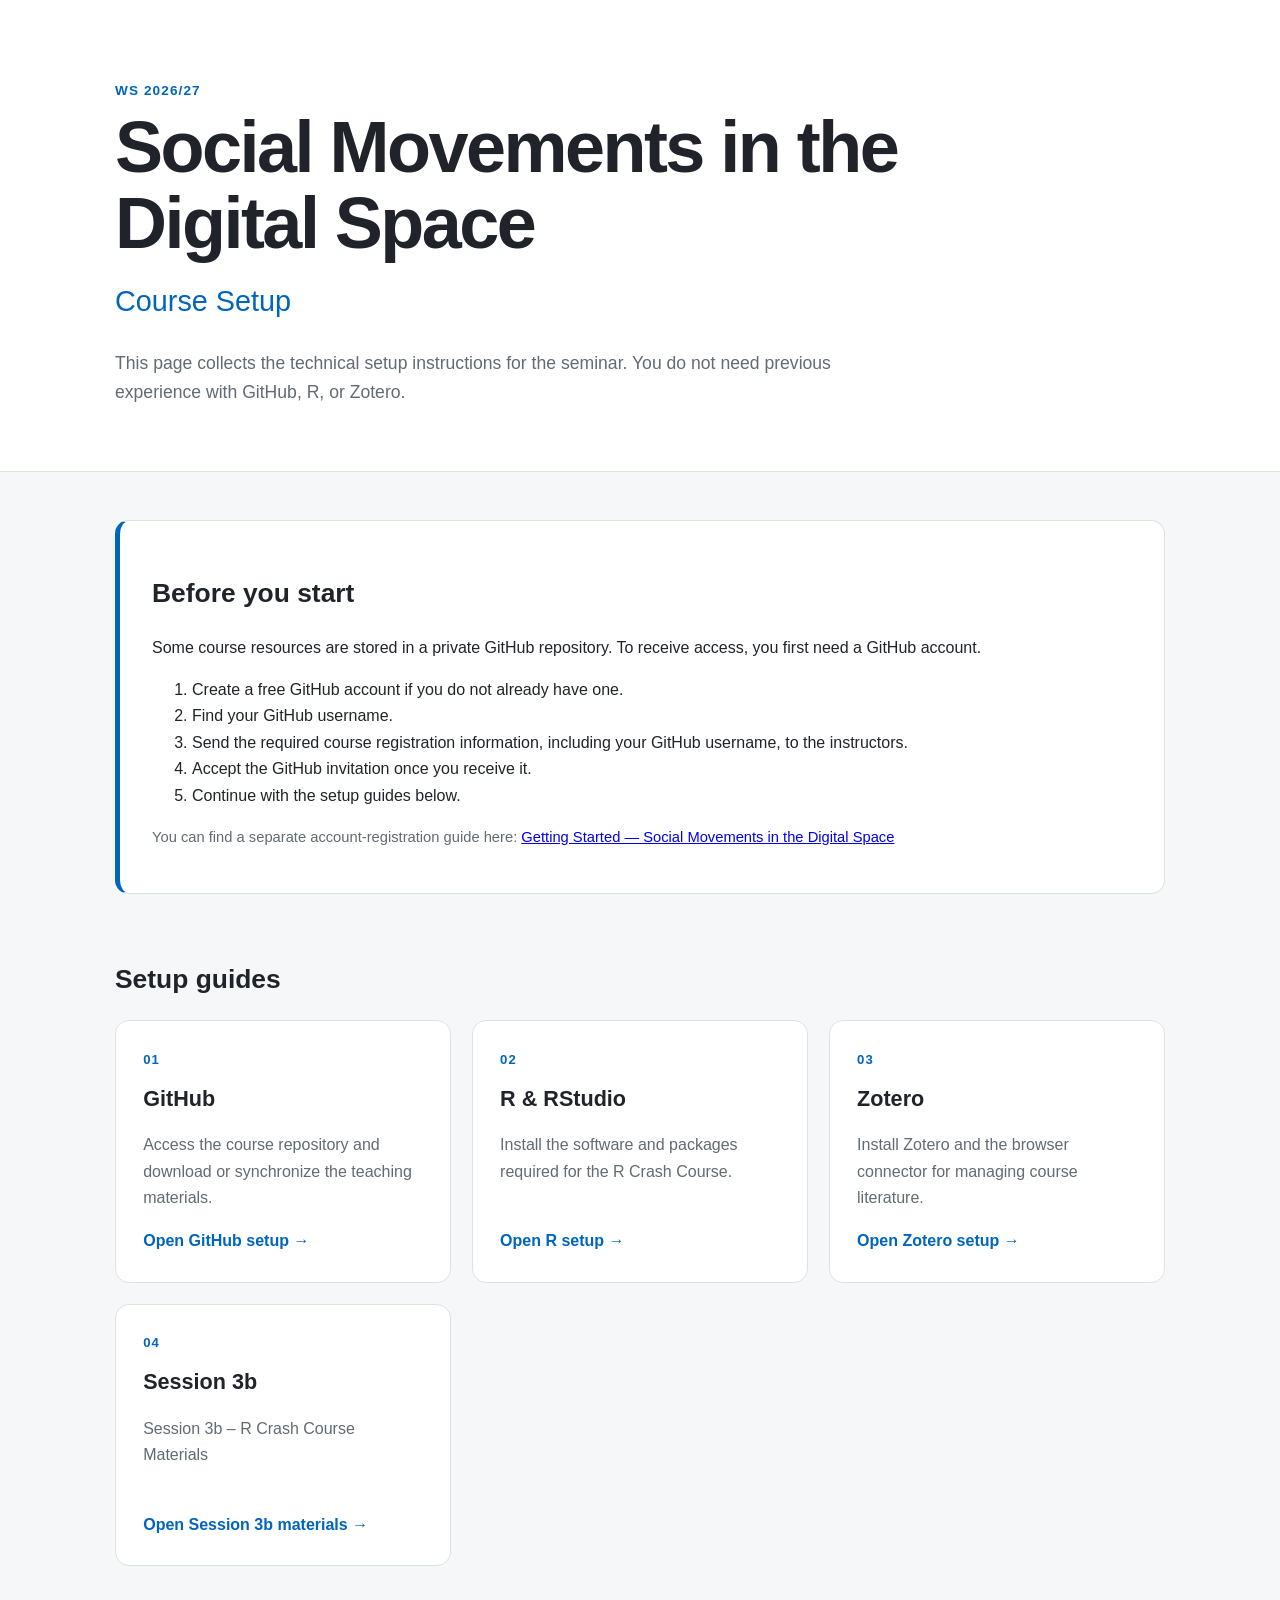
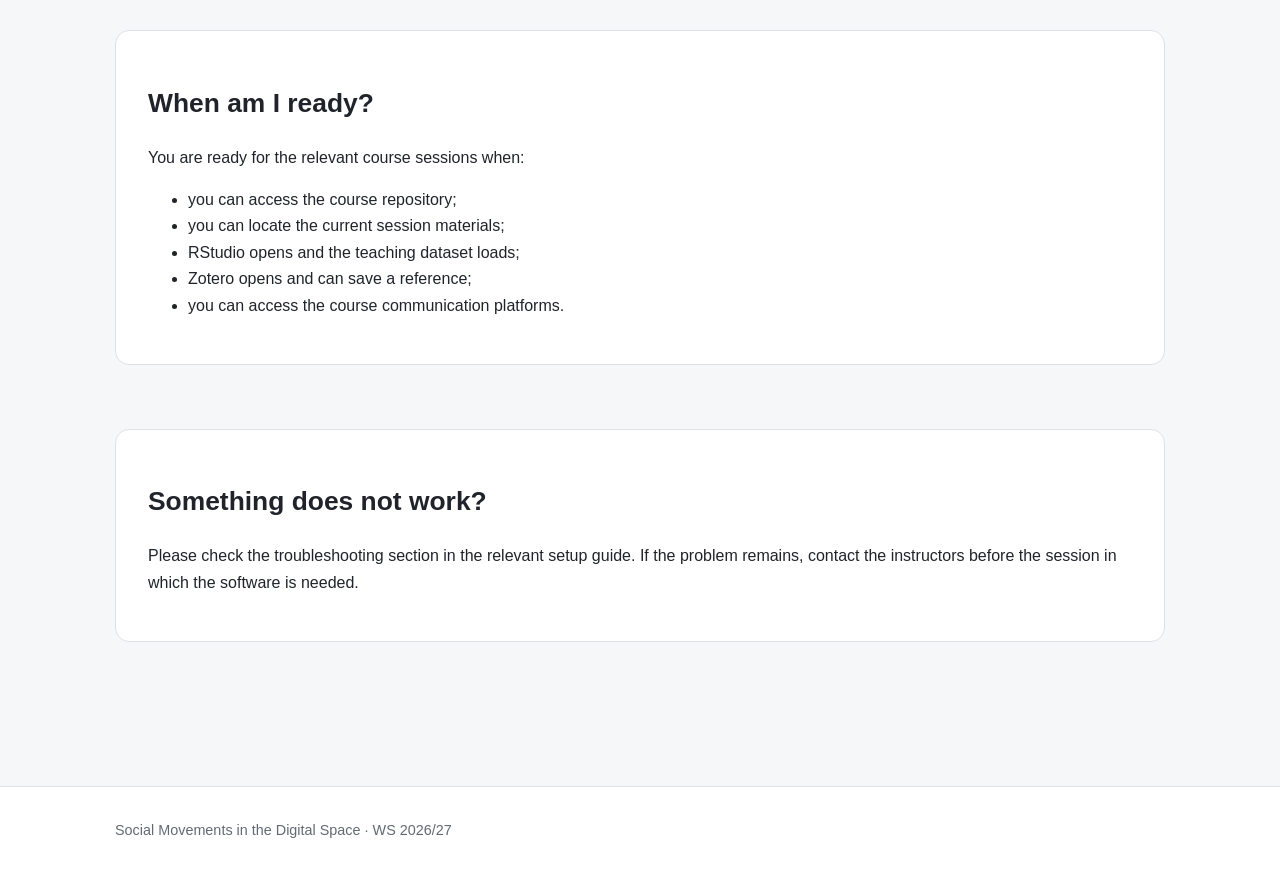
<file: index.html>
﻿<!DOCTYPE html>
<html lang="en">
<head>
  <meta charset="UTF-8">
  <meta name="viewport" content="width=device-width, initial-scale=1.0">

  <title>Social Movements in the Digital Space — Course Setup</title>

  <link rel="stylesheet" href="styles.css">
</head>

<body>

  <header class="hero">
    <div class="container">

      <p class="eyebrow">WS 2026/27</p>

      <h1>Social Movements in the Digital Space</h1>

      <p class="subtitle">
        Course Setup
      </p>

      <p class="intro">
        This page collects the technical setup instructions for the seminar.
        You do not need previous experience with GitHub, R, or Zotero.
      </p>

    </div>
  </header>


  <main class="container">

    <section class="notice">

      <h2>Before you start</h2>

      <p>
        Some course resources are stored in a private GitHub repository.
        To receive access, you first need a GitHub account.
      </p>

      <ol>
        <li>Create a free GitHub account if you do not already have one.</li>
        <li>Find your GitHub username.</li>
        <li>
          Send the required course registration information,
          including your GitHub username, to the instructors.
        </li>
        <li>Accept the GitHub invitation once you receive it.</li>
        <li>Continue with the setup guides below.</li>
      </ol>

      <p class="small">
        You can find a separate account-registration guide here:
        <a href="getting-started-social-movements-digital-space-v2.pdf" target="_blank">
          Getting Started — Social Movements in the Digital Space
        </a>
      </p>

    </section>


    <section>

      <h2>Setup guides</h2>

      <div class="cards">

        <a class="card" href="github_setup.html">
          <div class="number">01</div>
          <h3>GitHub</h3>
          <p>
            Access the course repository and download or synchronize
            the teaching materials.
          </p>
          <span>Open GitHub setup →</span>
        </a>


        <a class="card" href="r_setup.html">
          <div class="number">02</div>
          <h3>R &amp; RStudio</h3>
          <p>
            Install the software and packages required for the
            R Crash Course.
          </p>
          <span>Open R setup →</span>
        </a>


        <a class="card" href="zotero_setup.html">
          <div class="number">03</div>
          <h3>Zotero</h3>
          <p>
            Install Zotero and the browser connector for managing
            course literature.
          </p>
          <span>Open Zotero setup →</span>
        </a>

        <a class="card" href="session3b.html">
          <div class="number">04</div>
          <h3>Session 3b </h3>
          <p>
            Session 3b – R Crash Course Materials
          </p>
          <span>Open Session 3b materials →</span>
        </a>

      </div>

    </section>


    <section class="check">

      <h2>When am I ready?</h2>

      <p>You are ready for the relevant course sessions when:</p>

      <ul>
        <li>you can access the course repository;</li>
        <li>you can locate the current session materials;</li>
        <li>RStudio opens and the teaching dataset loads;</li>
        <li>Zotero opens and can save a reference;</li>
        <li>you can access the course communication platforms.</li>
      </ul>

    </section>


    <section class="help">

      <h2>Something does not work?</h2>

      <p>
        Please check the troubleshooting section in the relevant setup guide.
        If the problem remains, contact the instructors before the session
        in which the software is needed.
      </p>

    </section>

  </main>


  <footer>
    <div class="container">
      Social Movements in the Digital Space · WS 2026/27
    </div>
  </footer>

</body>
</html>
</file>
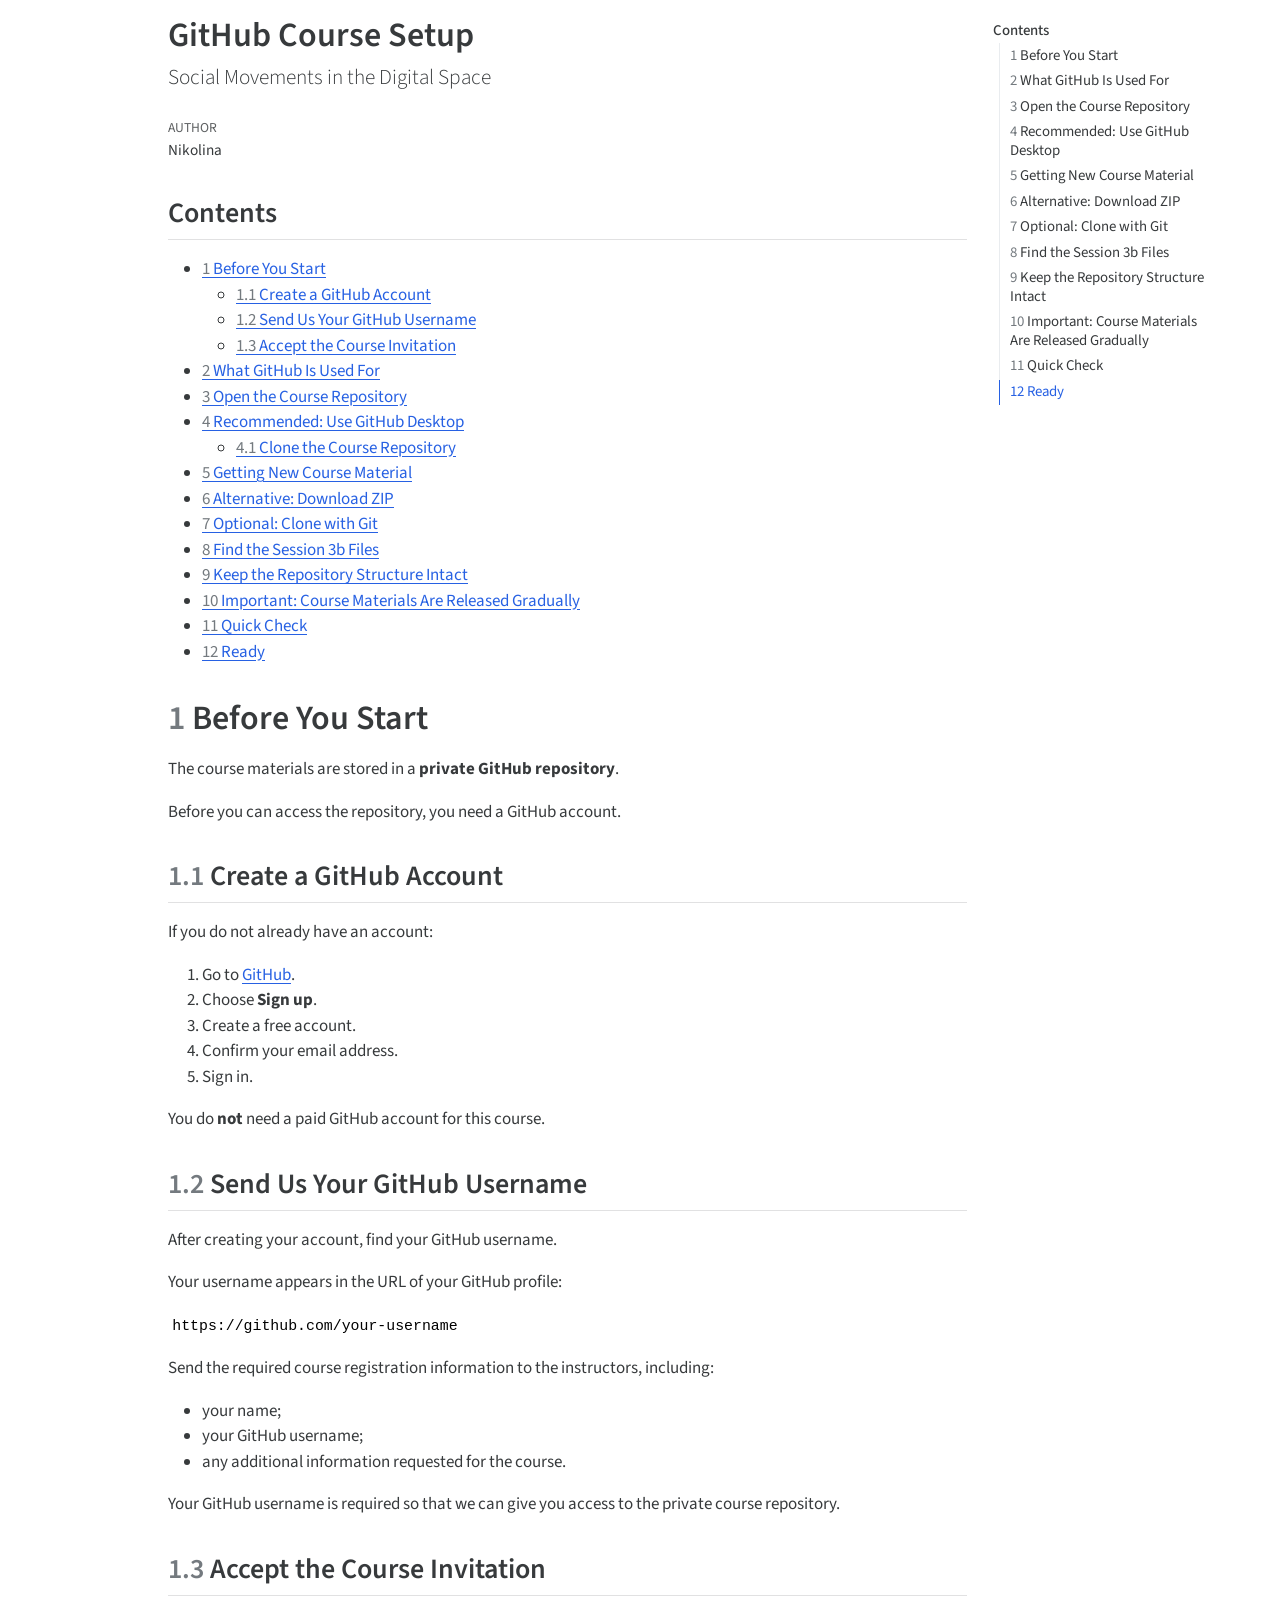
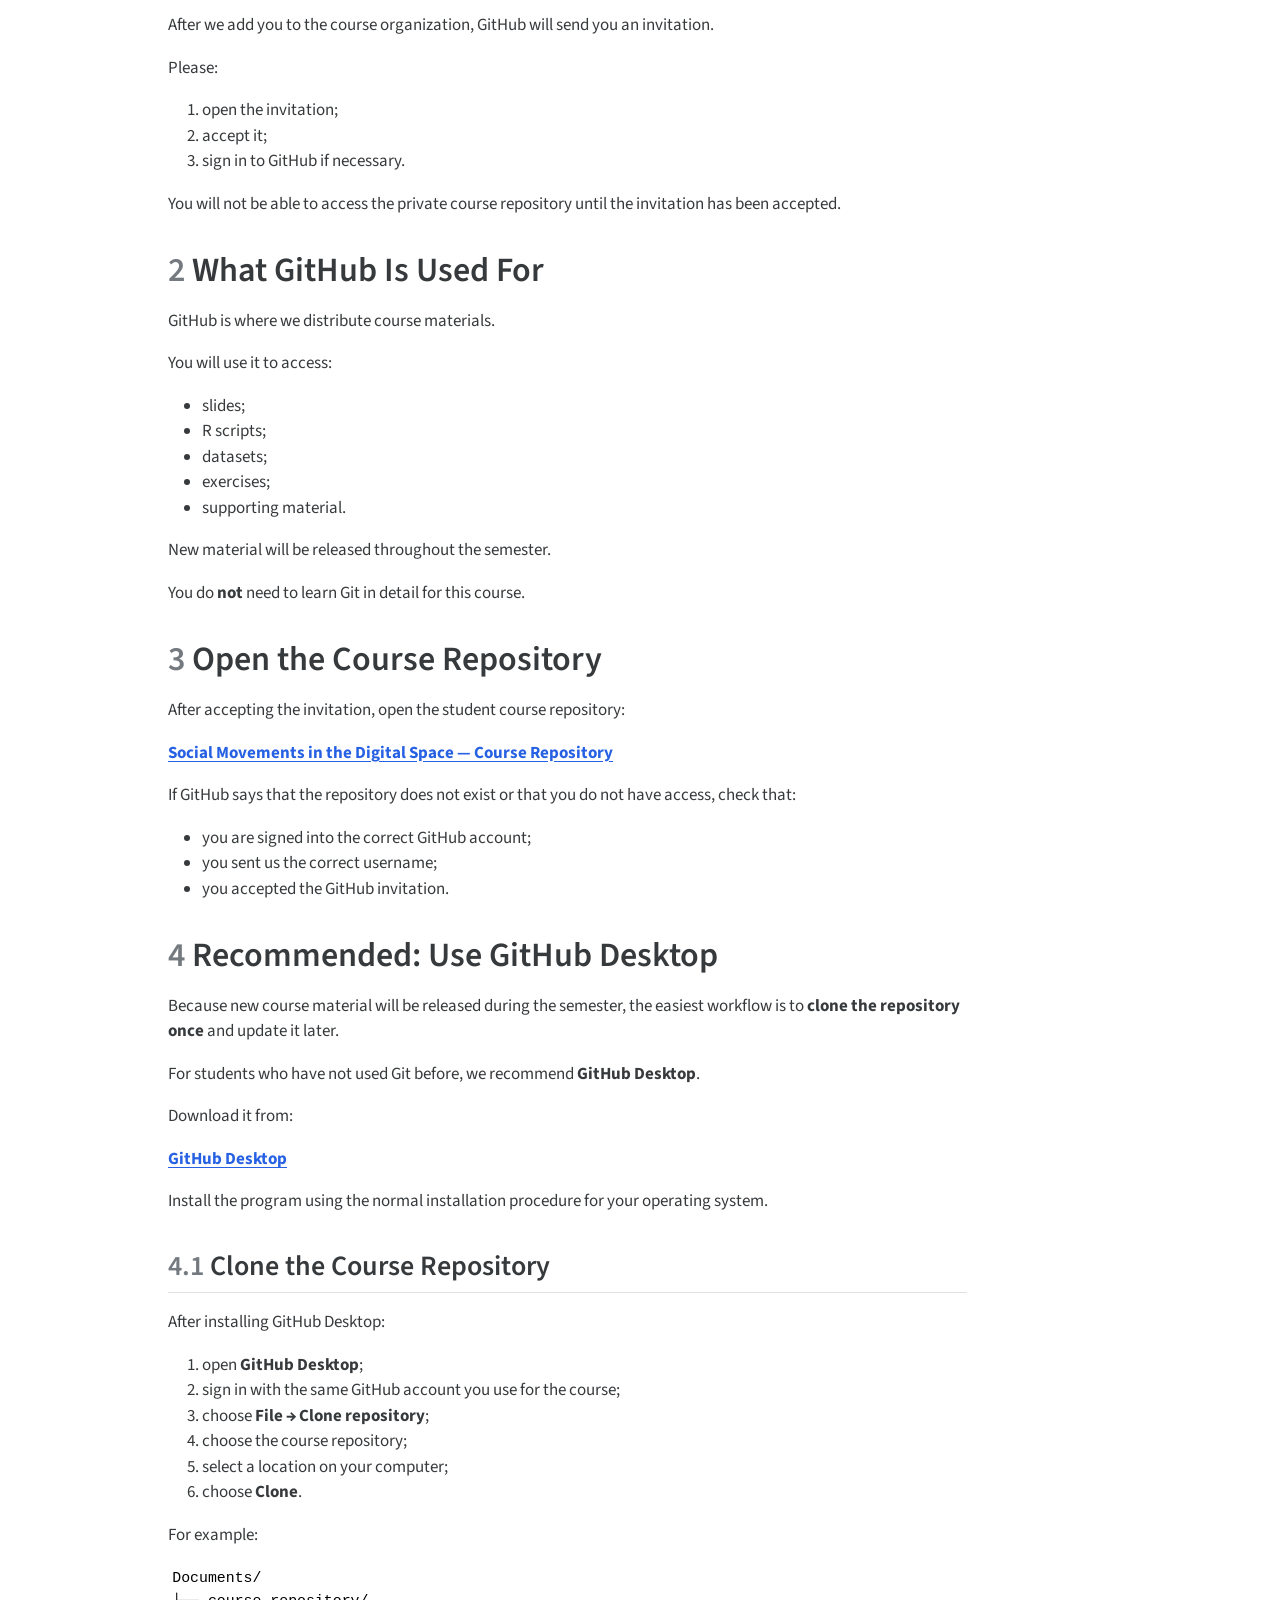
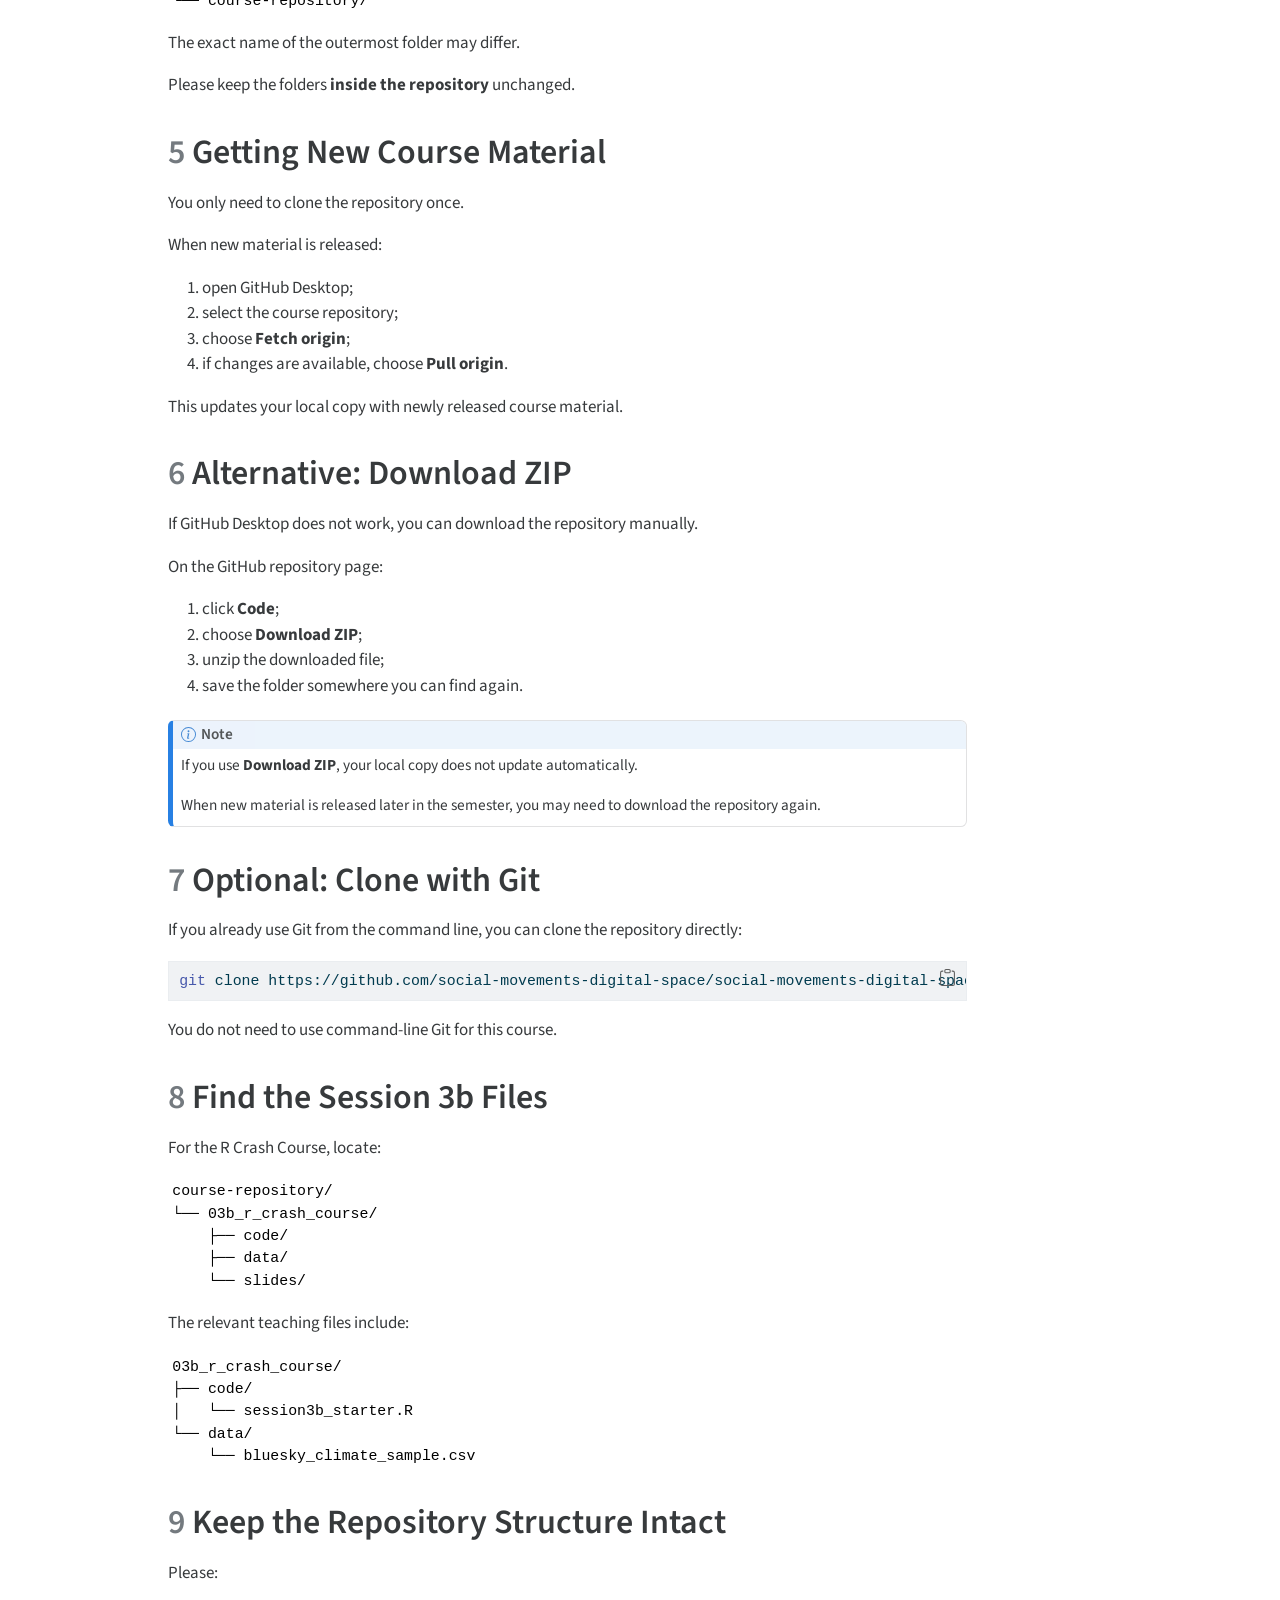
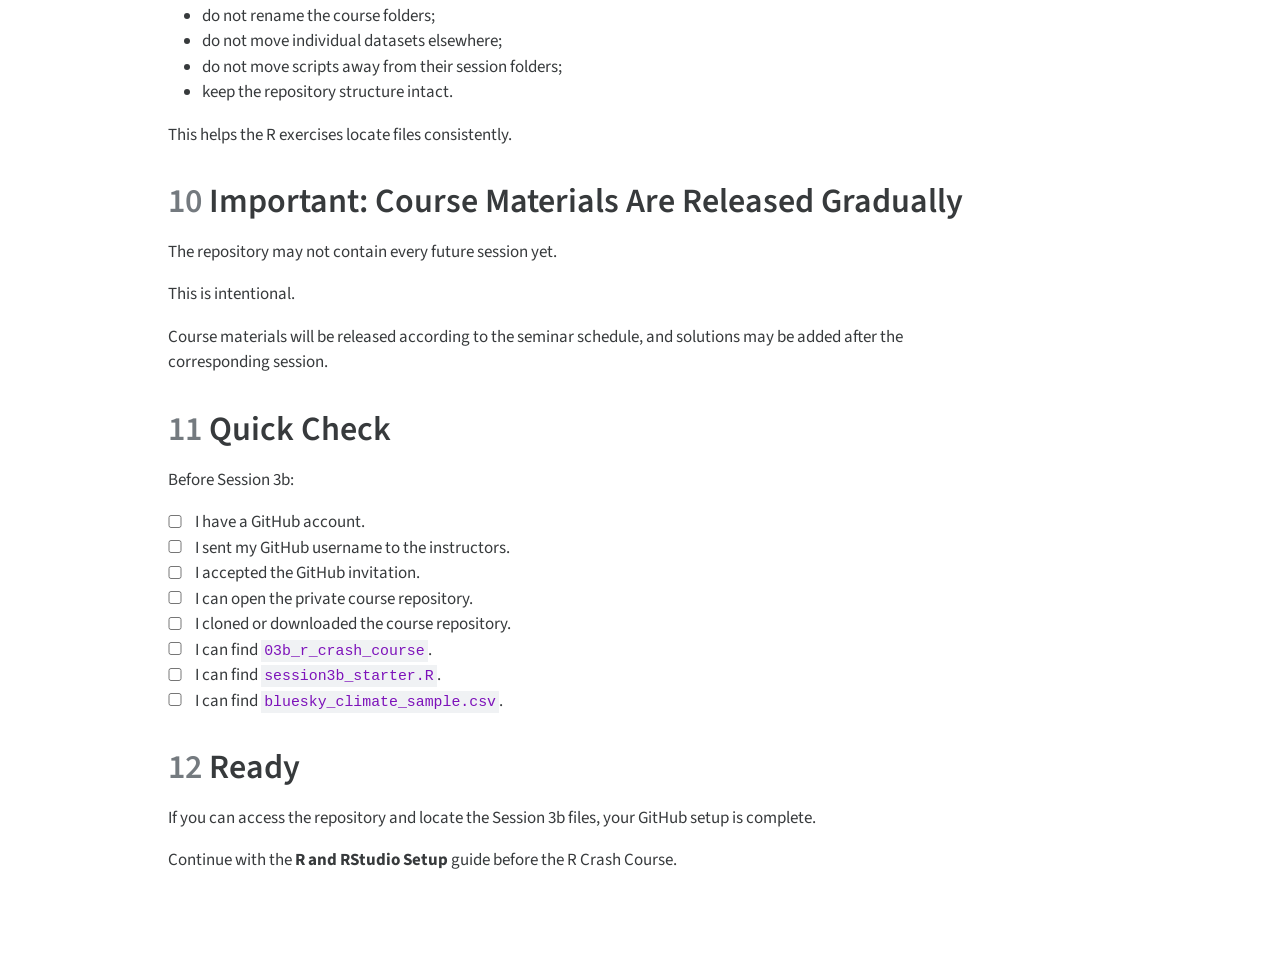
<file: github_setup.html>
<!DOCTYPE html>
<html xmlns="http://www.w3.org/1999/xhtml" lang="en" xml:lang="en"><head>

<meta charset="utf-8">
<meta name="generator" content="quarto-1.10.18">

<meta name="viewport" content="width=device-width, initial-scale=1.0, user-scalable=yes">

<meta name="author" content="Nikolina">

<title>GitHub Course Setup</title>
<style>
/* Default styles provided by pandoc.
** See https://pandoc.org/MANUAL.html#variables-for-html for config info.
*/
span.smallcaps{font-variant: small-caps;}
div.columns{display: flex; gap: 1.5em;}
div.column{flex: auto;}
@media screen {
div.columns{gap: min(4vw, 1.5em);}
div.column{overflow-x: auto;}
}
div.hanging-indent{margin-left: 1.5em; text-indent: -1.5em;}
ul.task-list{list-style: none;}
ul.task-list li input[type="checkbox"] {
  width: 0.8em;
  margin: 0 0.8em 0.2em -1em; /* quarto-specific, see https://github.com/quarto-dev/quarto-cli/issues/4556 */ 
  vertical-align: middle;
}
/* CSS for syntax highlighting */
html { -webkit-text-size-adjust: 100%; }
pre > code.sourceCode { white-space: pre; position: relative; }
pre > code.sourceCode > span { display: inline-block; line-height: 1.25; }
pre > code.sourceCode > span:empty { height: 1.2em; }
.sourceCode { overflow: visible; }
code.sourceCode > span { color: inherit; text-decoration: inherit; }
div.sourceCode { margin: 1em 0; }
pre.sourceCode { margin: 0; }
@media screen {
div.sourceCode { overflow: auto; }
}
@media print {
pre > code.sourceCode { white-space: pre-wrap; }
pre > code.sourceCode > span { text-indent: -5em; padding-left: 5em; }
}
pre.numberSource code
  { counter-reset: source-line 0; }
pre.numberSource code > span
  { position: relative; left: -4em; counter-increment: source-line; }
pre.numberSource code > span > a:first-child::before
  { content: counter(source-line);
    position: relative; left: -1em; text-align: right; vertical-align: baseline;
    border: none; display: inline-block;
    -webkit-touch-callout: none; -webkit-user-select: none;
    -khtml-user-select: none; -moz-user-select: none;
    -ms-user-select: none; user-select: none;
    padding: 0 4px; width: 4em;
  }
pre.numberSource { margin-left: 3em;  padding-left: 4px; }
div.sourceCode
  {   }
@media screen {
pre > code.sourceCode > span > a:first-child::before { text-decoration: underline; }
}
</style>


<script src="github_setup_files/libs/clipboard/clipboard.min.js"></script>
<script src="github_setup_files/libs/quarto-html/quarto.js" type="module"></script>
<script src="github_setup_files/libs/quarto-html/tabsets/tabsets.js" type="module"></script>
<script src="github_setup_files/libs/quarto-html/popper.min.js"></script>
<script src="github_setup_files/libs/quarto-html/tippy.umd.min.js"></script>
<script src="github_setup_files/libs/quarto-html/anchor.min.js"></script>
<link href="github_setup_files/libs/quarto-html/tippy.css" rel="stylesheet">
<link href="github_setup_files/libs/quarto-html/quarto-syntax-highlighting-64a204ab8560d761af7679ceaba22944.css" rel="stylesheet" id="quarto-text-highlighting-styles">
<script src="github_setup_files/libs/bootstrap/bootstrap.min.js"></script>
<link href="github_setup_files/libs/bootstrap/bootstrap-icons.css" rel="stylesheet">
<link href="github_setup_files/libs/bootstrap/bootstrap-ca54cbca69027f2e727ddaba63ec68f0.min.css" rel="stylesheet" append-hash="true" id="quarto-bootstrap" data-mode="light">
<style>html{ scroll-behavior: smooth; }</style>


</head>

<body class="quarto-light">

<div id="quarto-content" class="page-columns page-rows-contents page-layout-article">
<div id="quarto-margin-sidebar" class="sidebar margin-sidebar">
  <nav id="TOC" role="doc-toc" class="toc-active">
    <h2 id="toc-title">Contents</h2>
   
  <ul class="collapse">
  <li><a href="#before-you-start" id="toc-before-you-start" class="nav-link active" data-scroll-target="#before-you-start"><span class="header-section-number">1</span> Before You Start</a>
  <ul class="collapse">
  <li><a href="#create-a-github-account" id="toc-create-a-github-account" class="nav-link" data-scroll-target="#create-a-github-account"><span class="header-section-number">1.1</span> Create a GitHub Account</a></li>
  <li><a href="#send-us-your-github-username" id="toc-send-us-your-github-username" class="nav-link" data-scroll-target="#send-us-your-github-username"><span class="header-section-number">1.2</span> Send Us Your GitHub Username</a></li>
  <li><a href="#accept-the-course-invitation" id="toc-accept-the-course-invitation" class="nav-link" data-scroll-target="#accept-the-course-invitation"><span class="header-section-number">1.3</span> Accept the Course Invitation</a></li>
  </ul></li>
  <li><a href="#what-github-is-used-for" id="toc-what-github-is-used-for" class="nav-link" data-scroll-target="#what-github-is-used-for"><span class="header-section-number">2</span> What GitHub Is Used For</a></li>
  <li><a href="#open-the-course-repository" id="toc-open-the-course-repository" class="nav-link" data-scroll-target="#open-the-course-repository"><span class="header-section-number">3</span> Open the Course Repository</a></li>
  <li><a href="#recommended-use-github-desktop" id="toc-recommended-use-github-desktop" class="nav-link" data-scroll-target="#recommended-use-github-desktop"><span class="header-section-number">4</span> Recommended: Use GitHub Desktop</a>
  <ul class="collapse">
  <li><a href="#clone-the-course-repository" id="toc-clone-the-course-repository" class="nav-link" data-scroll-target="#clone-the-course-repository"><span class="header-section-number">4.1</span> Clone the Course Repository</a></li>
  </ul></li>
  <li><a href="#getting-new-course-material" id="toc-getting-new-course-material" class="nav-link" data-scroll-target="#getting-new-course-material"><span class="header-section-number">5</span> Getting New Course Material</a></li>
  <li><a href="#alternative-download-zip" id="toc-alternative-download-zip" class="nav-link" data-scroll-target="#alternative-download-zip"><span class="header-section-number">6</span> Alternative: Download ZIP</a></li>
  <li><a href="#optional-clone-with-git" id="toc-optional-clone-with-git" class="nav-link" data-scroll-target="#optional-clone-with-git"><span class="header-section-number">7</span> Optional: Clone with Git</a></li>
  <li><a href="#find-the-session-3b-files" id="toc-find-the-session-3b-files" class="nav-link" data-scroll-target="#find-the-session-3b-files"><span class="header-section-number">8</span> Find the Session 3b Files</a></li>
  <li><a href="#keep-the-repository-structure-intact" id="toc-keep-the-repository-structure-intact" class="nav-link" data-scroll-target="#keep-the-repository-structure-intact"><span class="header-section-number">9</span> Keep the Repository Structure Intact</a></li>
  <li><a href="#important-course-materials-are-released-gradually" id="toc-important-course-materials-are-released-gradually" class="nav-link" data-scroll-target="#important-course-materials-are-released-gradually"><span class="header-section-number">10</span> Important: Course Materials Are Released Gradually</a></li>
  <li><a href="#quick-check" id="toc-quick-check" class="nav-link" data-scroll-target="#quick-check"><span class="header-section-number">11</span> Quick Check</a></li>
  <li><a href="#ready" id="toc-ready" class="nav-link" data-scroll-target="#ready"><span class="header-section-number">12</span> Ready</a></li>
  </ul>
</nav>
</div>
<main class="content" id="quarto-document-content">

<header id="title-block-header" class="quarto-title-block default">
<div class="quarto-title">
<h1 class="title">GitHub Course Setup</h1>
<p class="subtitle lead">Social Movements in the Digital Space</p>
</div>



<div class="quarto-title-meta">

    <div>
    <div class="quarto-title-meta-heading">Author</div>
    <div class="quarto-title-meta-contents">
             <p>Nikolina </p>
          </div>
  </div>
    
  
    
  </div>
  


</header>

<nav id="TOC-body" role="doc-toc">
    <h2 id="toc-title">Contents</h2>
   
  <ul>
  <li><a href="#before-you-start" id="toc-before-you-start"><span class="header-section-number">1</span> Before You Start</a>
  <ul>
  <li><a href="#create-a-github-account" id="toc-create-a-github-account"><span class="header-section-number">1.1</span> Create a GitHub Account</a></li>
  <li><a href="#send-us-your-github-username" id="toc-send-us-your-github-username"><span class="header-section-number">1.2</span> Send Us Your GitHub Username</a></li>
  <li><a href="#accept-the-course-invitation" id="toc-accept-the-course-invitation"><span class="header-section-number">1.3</span> Accept the Course Invitation</a></li>
  </ul></li>
  <li><a href="#what-github-is-used-for" id="toc-what-github-is-used-for"><span class="header-section-number">2</span> What GitHub Is Used For</a></li>
  <li><a href="#open-the-course-repository" id="toc-open-the-course-repository"><span class="header-section-number">3</span> Open the Course Repository</a></li>
  <li><a href="#recommended-use-github-desktop" id="toc-recommended-use-github-desktop"><span class="header-section-number">4</span> Recommended: Use GitHub Desktop</a>
  <ul>
  <li><a href="#clone-the-course-repository" id="toc-clone-the-course-repository"><span class="header-section-number">4.1</span> Clone the Course Repository</a></li>
  </ul></li>
  <li><a href="#getting-new-course-material" id="toc-getting-new-course-material"><span class="header-section-number">5</span> Getting New Course Material</a></li>
  <li><a href="#alternative-download-zip" id="toc-alternative-download-zip"><span class="header-section-number">6</span> Alternative: Download ZIP</a></li>
  <li><a href="#optional-clone-with-git" id="toc-optional-clone-with-git"><span class="header-section-number">7</span> Optional: Clone with Git</a></li>
  <li><a href="#find-the-session-3b-files" id="toc-find-the-session-3b-files"><span class="header-section-number">8</span> Find the Session 3b Files</a></li>
  <li><a href="#keep-the-repository-structure-intact" id="toc-keep-the-repository-structure-intact"><span class="header-section-number">9</span> Keep the Repository Structure Intact</a></li>
  <li><a href="#important-course-materials-are-released-gradually" id="toc-important-course-materials-are-released-gradually"><span class="header-section-number">10</span> Important: Course Materials Are Released Gradually</a></li>
  <li><a href="#quick-check" id="toc-quick-check"><span class="header-section-number">11</span> Quick Check</a></li>
  <li><a href="#ready" id="toc-ready"><span class="header-section-number">12</span> Ready</a></li>
  </ul>
</nav>
<section id="before-you-start" class="level1" data-number="1">
<h1 data-number="1"><span class="header-section-number">1</span> Before You Start</h1>
<p>The course materials are stored in a <strong>private GitHub repository</strong>.</p>
<p>Before you can access the repository, you need a GitHub account.</p>
<section id="create-a-github-account" class="level2" data-number="1.1">
<h2 data-number="1.1" class="anchored" data-anchor-id="create-a-github-account"><span class="header-section-number">1.1</span> Create a GitHub Account</h2>
<p>If you do not already have an account:</p>
<ol type="1">
<li>Go to <a href="https://github.com/">GitHub</a>.</li>
<li>Choose <strong>Sign up</strong>.</li>
<li>Create a free account.</li>
<li>Confirm your email address.</li>
<li>Sign in.</li>
</ol>
<p>You do <strong>not</strong> need a paid GitHub account for this course.</p>
</section>
<section id="send-us-your-github-username" class="level2" data-number="1.2">
<h2 data-number="1.2" class="anchored" data-anchor-id="send-us-your-github-username"><span class="header-section-number">1.2</span> Send Us Your GitHub Username</h2>
<p>After creating your account, find your GitHub username.</p>
<p>Your username appears in the URL of your GitHub profile:</p>
<pre class="text"><code>https://github.com/your-username</code></pre>
<p>Send the required course registration information to the instructors, including:</p>
<ul>
<li>your name;</li>
<li>your GitHub username;</li>
<li>any additional information requested for the course.</li>
</ul>
<p>Your GitHub username is required so that we can give you access to the private course repository.</p>
</section>
<section id="accept-the-course-invitation" class="level2" data-number="1.3">
<h2 data-number="1.3" class="anchored" data-anchor-id="accept-the-course-invitation"><span class="header-section-number">1.3</span> Accept the Course Invitation</h2>
<p>After we add you to the course organization, GitHub will send you an invitation.</p>
<p>Please:</p>
<ol type="1">
<li>open the invitation;</li>
<li>accept it;</li>
<li>sign in to GitHub if necessary.</li>
</ol>
<p>You will not be able to access the private course repository until the invitation has been accepted.</p>
</section>
</section>
<section id="what-github-is-used-for" class="level1" data-number="2">
<h1 data-number="2"><span class="header-section-number">2</span> What GitHub Is Used For</h1>
<p>GitHub is where we distribute course materials.</p>
<p>You will use it to access:</p>
<ul>
<li>slides;</li>
<li>R scripts;</li>
<li>datasets;</li>
<li>exercises;</li>
<li>supporting material.</li>
</ul>
<p>New material will be released throughout the semester.</p>
<p>You do <strong>not</strong> need to learn Git in detail for this course.</p>
</section>
<section id="open-the-course-repository" class="level1" data-number="3">
<h1 data-number="3"><span class="header-section-number">3</span> Open the Course Repository</h1>
<p>After accepting the invitation, open the student course repository:</p>
<p><a href="https://github.com/social-movements-digital-space/social-movements-digital-space-students-2026"><strong>Social Movements in the Digital Space — Course Repository</strong></a></p>
<p>If GitHub says that the repository does not exist or that you do not have access, check that:</p>
<ul>
<li>you are signed into the correct GitHub account;</li>
<li>you sent us the correct username;</li>
<li>you accepted the GitHub invitation.</li>
</ul>
</section>
<section id="recommended-use-github-desktop" class="level1" data-number="4">
<h1 data-number="4"><span class="header-section-number">4</span> Recommended: Use GitHub Desktop</h1>
<p>Because new course material will be released during the semester, the easiest workflow is to <strong>clone the repository once</strong> and update it later.</p>
<p>For students who have not used Git before, we recommend <strong>GitHub Desktop</strong>.</p>
<p>Download it from:</p>
<p><a href="https://desktop.github.com/"><strong>GitHub Desktop</strong></a></p>
<p>Install the program using the normal installation procedure for your operating system.</p>
<section id="clone-the-course-repository" class="level2" data-number="4.1">
<h2 data-number="4.1" class="anchored" data-anchor-id="clone-the-course-repository"><span class="header-section-number">4.1</span> Clone the Course Repository</h2>
<p>After installing GitHub Desktop:</p>
<ol type="1">
<li>open <strong>GitHub Desktop</strong>;</li>
<li>sign in with the same GitHub account you use for the course;</li>
<li>choose <strong>File → Clone repository</strong>;</li>
<li>choose the course repository;</li>
<li>select a location on your computer;</li>
<li>choose <strong>Clone</strong>.</li>
</ol>
<p>For example:</p>
<pre class="text"><code>Documents/
└── course-repository/</code></pre>
<p>The exact name of the outermost folder may differ.</p>
<p>Please keep the folders <strong>inside the repository</strong> unchanged.</p>
</section>
</section>
<section id="getting-new-course-material" class="level1" data-number="5">
<h1 data-number="5"><span class="header-section-number">5</span> Getting New Course Material</h1>
<p>You only need to clone the repository once.</p>
<p>When new material is released:</p>
<ol type="1">
<li>open GitHub Desktop;</li>
<li>select the course repository;</li>
<li>choose <strong>Fetch origin</strong>;</li>
<li>if changes are available, choose <strong>Pull origin</strong>.</li>
</ol>
<p>This updates your local copy with newly released course material.</p>
</section>
<section id="alternative-download-zip" class="level1" data-number="6">
<h1 data-number="6"><span class="header-section-number">6</span> Alternative: Download ZIP</h1>
<p>If GitHub Desktop does not work, you can download the repository manually.</p>
<p>On the GitHub repository page:</p>
<ol type="1">
<li>click <strong>Code</strong>;</li>
<li>choose <strong>Download ZIP</strong>;</li>
<li>unzip the downloaded file;</li>
<li>save the folder somewhere you can find again.</li>
</ol>
<div class="callout callout-style-default callout-note callout-titled">
<div class="callout-header d-flex align-content-center">
<div class="callout-icon-container">
<i class="callout-icon"></i>
</div>
<div class="callout-title-container flex-fill">
Note
</div>
</div>
<div class="callout-body-container callout-body">
<p>If you use <strong>Download ZIP</strong>, your local copy does not update automatically.</p>
<p>When new material is released later in the semester, you may need to download the repository again.</p>
</div>
</div>
</section>
<section id="optional-clone-with-git" class="level1" data-number="7">
<h1 data-number="7"><span class="header-section-number">7</span> Optional: Clone with Git</h1>
<p>If you already use Git from the command line, you can clone the repository directly:</p>
<div class="code-copy-outer-scaffold"><div class="sourceCode" id="cb3"><pre class="sourceCode bash code-with-copy"><code class="sourceCode bash"><span id="cb3-1"><a href="#cb3-1" aria-hidden="true" tabindex="-1"></a><span class="fu">git</span> clone https://github.com/social-movements-digital-space/social-movements-digital-space-students-2026.git</span></code></pre></div><button title="Copy to Clipboard" class="code-copy-button"><i class="bi"></i></button></div>
<p>You do not need to use command-line Git for this course.</p>
</section>
<section id="find-the-session-3b-files" class="level1" data-number="8">
<h1 data-number="8"><span class="header-section-number">8</span> Find the Session 3b Files</h1>
<p>For the R Crash Course, locate:</p>
<pre class="text"><code>course-repository/
└── 03b_r_crash_course/
    ├── code/
    ├── data/
    └── slides/</code></pre>
<p>The relevant teaching files include:</p>
<pre class="text"><code>03b_r_crash_course/
├── code/
│   └── session3b_starter.R
└── data/
    └── bluesky_climate_sample.csv</code></pre>
</section>
<section id="keep-the-repository-structure-intact" class="level1" data-number="9">
<h1 data-number="9"><span class="header-section-number">9</span> Keep the Repository Structure Intact</h1>
<p>Please:</p>
<ul>
<li>do not rename the course folders;</li>
<li>do not move individual datasets elsewhere;</li>
<li>do not move scripts away from their session folders;</li>
<li>keep the repository structure intact.</li>
</ul>
<p>This helps the R exercises locate files consistently.</p>
</section>
<section id="important-course-materials-are-released-gradually" class="level1" data-number="10">
<h1 data-number="10"><span class="header-section-number">10</span> Important: Course Materials Are Released Gradually</h1>
<p>The repository may not contain every future session yet.</p>
<p>This is intentional.</p>
<p>Course materials will be released according to the seminar schedule, and solutions may be added after the corresponding session.</p>
</section>
<section id="quick-check" class="level1" data-number="11">
<h1 data-number="11"><span class="header-section-number">11</span> Quick Check</h1>
<p>Before Session 3b:</p>
<ul class="task-list">
<li><label><input type="checkbox">I have a GitHub account.</label></li>
<li><label><input type="checkbox">I sent my GitHub username to the instructors.</label></li>
<li><label><input type="checkbox">I accepted the GitHub invitation.</label></li>
<li><label><input type="checkbox">I can open the private course repository.</label></li>
<li><label><input type="checkbox">I cloned or downloaded the course repository.</label></li>
<li><label><input type="checkbox">I can find <code>03b_r_crash_course</code>.</label></li>
<li><label><input type="checkbox">I can find <code>session3b_starter.R</code>.</label></li>
<li><label><input type="checkbox">I can find <code>bluesky_climate_sample.csv</code>.</label></li>
</ul>
</section>
<section id="ready" class="level1" data-number="12">
<h1 data-number="12"><span class="header-section-number">12</span> Ready</h1>
<p>If you can access the repository and locate the Session 3b files, your GitHub setup is complete.</p>
<p>Continue with the <strong>R and RStudio Setup</strong> guide before the R Crash Course.</p>
</section>

</main>
<!-- /main column -->
<script id="quarto-html-after-body" type="application/javascript">
  window.document.addEventListener("DOMContentLoaded", function (event) {
    const icon = "";
    const anchorJS = new window.AnchorJS();
    anchorJS.options = {
      placement: 'right',
      icon: icon
    };
    anchorJS.add('.anchored');
    const isCodeAnnotation = (el) => {
      for (const clz of el.classList) {
        if (clz.startsWith('code-annotation-')) {                     
          return true;
        }
      }
      return false;
    }
    const onCopySuccess = function(e) {
      // button target
      const button = e.trigger;
      // don't keep focus
      button.blur();
      // flash "checked"
      button.classList.add('code-copy-button-checked');
      var currentTitle = button.getAttribute("title");
      button.setAttribute("title", "Copied!");
      let tooltip;
      if (window.bootstrap) {
        button.setAttribute("data-bs-toggle", "tooltip");
        button.setAttribute("data-bs-placement", "left");
        button.setAttribute("data-bs-title", "Copied!");
        tooltip = new bootstrap.Tooltip(button, 
          { trigger: "manual", 
            customClass: "code-copy-button-tooltip",
            offset: [0, -8]});
        tooltip.show();    
      }
      setTimeout(function() {
        if (tooltip) {
          tooltip.hide();
          button.removeAttribute("data-bs-title");
          button.removeAttribute("data-bs-toggle");
          button.removeAttribute("data-bs-placement");
        }
        button.setAttribute("title", currentTitle);
        button.classList.remove('code-copy-button-checked');
      }, 1000);
      // clear code selection
      e.clearSelection();
    }
    const getTextToCopy = function(trigger) {
      const outerScaffold = trigger.parentElement.cloneNode(true);
      const codeEl = outerScaffold.querySelector('code');
      for (const childEl of codeEl.children) {
        if (isCodeAnnotation(childEl)) {
          childEl.remove();
        }
      }
      return codeEl.innerText;
    }
    const clipboard = new window.ClipboardJS('.code-copy-button:not([data-in-quarto-modal])', {
      text: getTextToCopy
    });
    clipboard.on('success', onCopySuccess);
    if (window.document.getElementById('quarto-embedded-source-code-modal')) {
      const clipboardModal = new window.ClipboardJS('.code-copy-button[data-in-quarto-modal]', {
        text: getTextToCopy,
        container: window.document.getElementById('quarto-embedded-source-code-modal')
      });
      clipboardModal.on('success', onCopySuccess);
    }
      var localhostRegex = new RegExp(/^(?:http|https):\/\/localhost\:?[0-9]*\//);
      var mailtoRegex = new RegExp(/^mailto:/);
        var filterRegex = new RegExp('/' + window.location.host + '/');
      var isInternal = (href) => {
          return filterRegex.test(href) || localhostRegex.test(href) || mailtoRegex.test(href);
      }
      // Inspect non-navigation links and adorn them if external
     var links = window.document.querySelectorAll('a[href]:not(.nav-link):not(.navbar-brand):not(.toc-action):not(.sidebar-link):not(.sidebar-item-toggle):not(.pagination-link):not(.no-external):not([aria-hidden]):not(.dropdown-item):not(.quarto-navigation-tool):not(.about-link)');
      for (var i=0; i<links.length; i++) {
        const link = links[i];
        if (!isInternal(link.href)) {
          // undo the damage that might have been done by quarto-nav.js in the case of
          // links that we want to consider external
          if (link.dataset.originalHref !== undefined) {
            link.href = link.dataset.originalHref;
          }
        }
      }
    function tippyHover(el, contentFn, onTriggerFn, onUntriggerFn) {
      const config = {
        allowHTML: true,
        maxWidth: 500,
        delay: 100,
        arrow: false,
        appendTo: function(el) {
            return el.parentElement;
        },
        interactive: true,
        interactiveBorder: 10,
        theme: 'quarto',
        placement: 'bottom-start',
      };
      if (contentFn) {
        config.content = contentFn;
      }
      if (onTriggerFn) {
        config.onTrigger = onTriggerFn;
      }
      if (onUntriggerFn) {
        config.onUntrigger = onUntriggerFn;
      }
      window.tippy(el, config); 
    }
    const noterefs = window.document.querySelectorAll('a[role="doc-noteref"]');
    for (var i=0; i<noterefs.length; i++) {
      const ref = noterefs[i];
      tippyHover(ref, function() {
        // use id or data attribute instead here
        let href = ref.getAttribute('data-footnote-href') || ref.getAttribute('href');
        try { href = new URL(href).hash; } catch {}
        const id = href.replace(/^#\/?/, "");
        const note = window.document.getElementById(id);
        if (note) {
          return note.innerHTML;
        } else {
          return "";
        }
      });
    }
    const xrefs = window.document.querySelectorAll('a.quarto-xref');
    const processXRef = (id, note) => {
      // Strip column container classes
      const stripColumnClz = (el) => {
        el.classList.remove("page-full", "page-columns");
        if (el.children) {
          for (const child of el.children) {
            stripColumnClz(child);
          }
        }
      }
      stripColumnClz(note)
      if (id === null || id.startsWith('sec-')) {
        // Special case sections, only their first couple elements
        const container = document.createElement("div");
        if (note.children && note.children.length > 2) {
          container.appendChild(note.children[0].cloneNode(true));
          for (let i = 1; i < note.children.length; i++) {
            const child = note.children[i];
            if (child.tagName === "P" && child.innerText === "") {
              continue;
            } else {
              container.appendChild(child.cloneNode(true));
              break;
            }
          }
          if (window.Quarto?.typesetMath) {
            window.Quarto.typesetMath(container);
          }
          return container.innerHTML
        } else {
          if (window.Quarto?.typesetMath) {
            window.Quarto.typesetMath(note);
          }
          return note.innerHTML;
        }
      } else {
        // Remove any anchor links if they are present
        const anchorLink = note.querySelector('a.anchorjs-link');
        if (anchorLink) {
          anchorLink.remove();
        }
        if (window.Quarto?.typesetMath) {
          window.Quarto.typesetMath(note);
        }
        if (note.classList.contains("callout")) {
          return note.outerHTML;
        } else {
          return note.innerHTML;
        }
      }
    }
    for (var i=0; i<xrefs.length; i++) {
      const xref = xrefs[i];
      tippyHover(xref, undefined, function(instance) {
        instance.disable();
        let url = xref.getAttribute('href');
        let hash = undefined; 
        if (url.startsWith('#')) {
          hash = url;
        } else {
          try { hash = new URL(url).hash; } catch {}
        }
        if (hash) {
          const id = hash.replace(/^#\/?/, "");
          const note = window.document.getElementById(id);
          if (note !== null) {
            try {
              const html = processXRef(id, note.cloneNode(true));
              instance.setContent(html);
            } finally {
              instance.enable();
              instance.show();
            }
          } else {
            // See if we can fetch this
            fetch(url.split('#')[0])
            .then(res => res.text())
            .then(html => {
              const parser = new DOMParser();
              const htmlDoc = parser.parseFromString(html, "text/html");
              const note = htmlDoc.getElementById(id);
              if (note !== null) {
                const html = processXRef(id, note);
                instance.setContent(html);
              } 
            }).finally(() => {
              instance.enable();
              instance.show();
            });
          }
        } else {
          // See if we can fetch a full url (with no hash to target)
          // This is a special case and we should probably do some content thinning / targeting
          fetch(url)
          .then(res => res.text())
          .then(html => {
            const parser = new DOMParser();
            const htmlDoc = parser.parseFromString(html, "text/html");
            const note = htmlDoc.querySelector('main.content');
            if (note !== null) {
              // This should only happen for chapter cross references
              // (since there is no id in the URL)
              // remove the first header
              if (note.children.length > 0 && note.children[0].tagName === "HEADER") {
                note.children[0].remove();
              }
              const html = processXRef(null, note);
              instance.setContent(html);
            } 
          }).finally(() => {
            instance.enable();
            instance.show();
          });
        }
      }, function(instance) {
      });
    }
        let selectedAnnoteEl;
        const selectorForAnnotation = ( cell, annotation) => {
          let cellAttr = 'data-code-cell="' + cell + '"';
          let lineAttr = 'data-code-annotation="' +  annotation + '"';
          const selector = 'span[' + cellAttr + '][' + lineAttr + ']';
          return selector;
        }
        const selectCodeLines = (annoteEl) => {
          const doc = window.document;
          const targetCell = annoteEl.getAttribute("data-target-cell");
          const targetAnnotation = annoteEl.getAttribute("data-target-annotation");
          const annoteSpan = window.document.querySelector(selectorForAnnotation(targetCell, targetAnnotation));
          const lines = annoteSpan.getAttribute("data-code-lines").split(",");
          const lineIds = lines.map((line) => {
            return targetCell + "-" + line;
          })
          let top = null;
          let height = null;
          let parent = null;
          if (lineIds.length > 0) {
              //compute the position of the single el (top and bottom and make a div)
              const el = window.document.getElementById(lineIds[0]);
              top = el.offsetTop;
              height = el.offsetHeight;
              parent = el.parentElement.parentElement;
            if (lineIds.length > 1) {
              const lastEl = window.document.getElementById(lineIds[lineIds.length - 1]);
              const bottom = lastEl.offsetTop + lastEl.offsetHeight;
              height = bottom - top;
            }
            if (top !== null && height !== null && parent !== null) {
              // cook up a div (if necessary) and position it 
              let div = window.document.getElementById("code-annotation-line-highlight");
              if (div === null) {
                div = window.document.createElement("div");
                div.setAttribute("id", "code-annotation-line-highlight");
                div.style.position = 'absolute';
                parent.appendChild(div);
              }
              div.style.top = top - 2 + "px";
              div.style.height = height + 4 + "px";
              div.style.left = 0;
              let gutterDiv = window.document.getElementById("code-annotation-line-highlight-gutter");
              if (gutterDiv === null) {
                gutterDiv = window.document.createElement("div");
                gutterDiv.setAttribute("id", "code-annotation-line-highlight-gutter");
                gutterDiv.style.position = 'absolute';
                const codeCell = window.document.getElementById(targetCell);
                const gutter = codeCell.querySelector('.code-annotation-gutter');
                gutter.appendChild(gutterDiv);
              }
              gutterDiv.style.top = top - 2 + "px";
              gutterDiv.style.height = height + 4 + "px";
            }
            selectedAnnoteEl = annoteEl;
          }
        };
        const unselectCodeLines = () => {
          const elementsIds = ["code-annotation-line-highlight", "code-annotation-line-highlight-gutter"];
          elementsIds.forEach((elId) => {
            const div = window.document.getElementById(elId);
            if (div) {
              div.remove();
            }
          });
          selectedAnnoteEl = undefined;
        };
          // Handle positioning of the toggle
      window.addEventListener(
        "resize",
        throttle(() => {
          elRect = undefined;
          if (selectedAnnoteEl) {
            selectCodeLines(selectedAnnoteEl);
          }
        }, 10)
      );
      function throttle(fn, ms) {
      let throttle = false;
      let timer;
        return (...args) => {
          if(!throttle) { // first call gets through
              fn.apply(this, args);
              throttle = true;
          } else { // all the others get throttled
              if(timer) clearTimeout(timer); // cancel #2
              timer = setTimeout(() => {
                fn.apply(this, args);
                timer = throttle = false;
              }, ms);
          }
        };
      }
        // Attach click handler to the DT
        const annoteDls = window.document.querySelectorAll('dt[data-target-cell]');
        for (const annoteDlNode of annoteDls) {
          annoteDlNode.addEventListener('click', (event) => {
            const clickedEl = event.target;
            if (clickedEl !== selectedAnnoteEl) {
              unselectCodeLines();
              const activeEl = window.document.querySelector('dt[data-target-cell].code-annotation-active');
              if (activeEl) {
                activeEl.classList.remove('code-annotation-active');
              }
              selectCodeLines(clickedEl);
              clickedEl.classList.add('code-annotation-active');
            } else {
              // Unselect the line
              unselectCodeLines();
              clickedEl.classList.remove('code-annotation-active');
            }
          });
        }
    const findCites = (el) => {
      const parentEl = el.parentElement;
      if (parentEl) {
        const cites = parentEl.dataset.cites;
        if (cites) {
          return {
            el,
            cites: cites.split(' ')
          };
        } else {
          return findCites(el.parentElement)
        }
      } else {
        return undefined;
      }
    };
    var bibliorefs = window.document.querySelectorAll('a[role="doc-biblioref"]');
    for (var i=0; i<bibliorefs.length; i++) {
      const ref = bibliorefs[i];
      const citeInfo = findCites(ref);
      if (citeInfo) {
        tippyHover(citeInfo.el, function() {
          var popup = window.document.createElement('div');
          citeInfo.cites.forEach(function(cite) {
            var citeDiv = window.document.createElement('div');
            citeDiv.classList.add('hanging-indent');
            citeDiv.classList.add('csl-entry');
            var biblioDiv = window.document.getElementById('ref-' + cite);
            if (biblioDiv) {
              citeDiv.innerHTML = biblioDiv.innerHTML;
            }
            popup.appendChild(citeDiv);
          });
          return popup.innerHTML;
        });
      }
    }
  });
  </script>
</div> <!-- /content -->




<script src="github_setup_files/libs/quarto-html/zenscroll-min.js"></script>
</body></html>
</file>
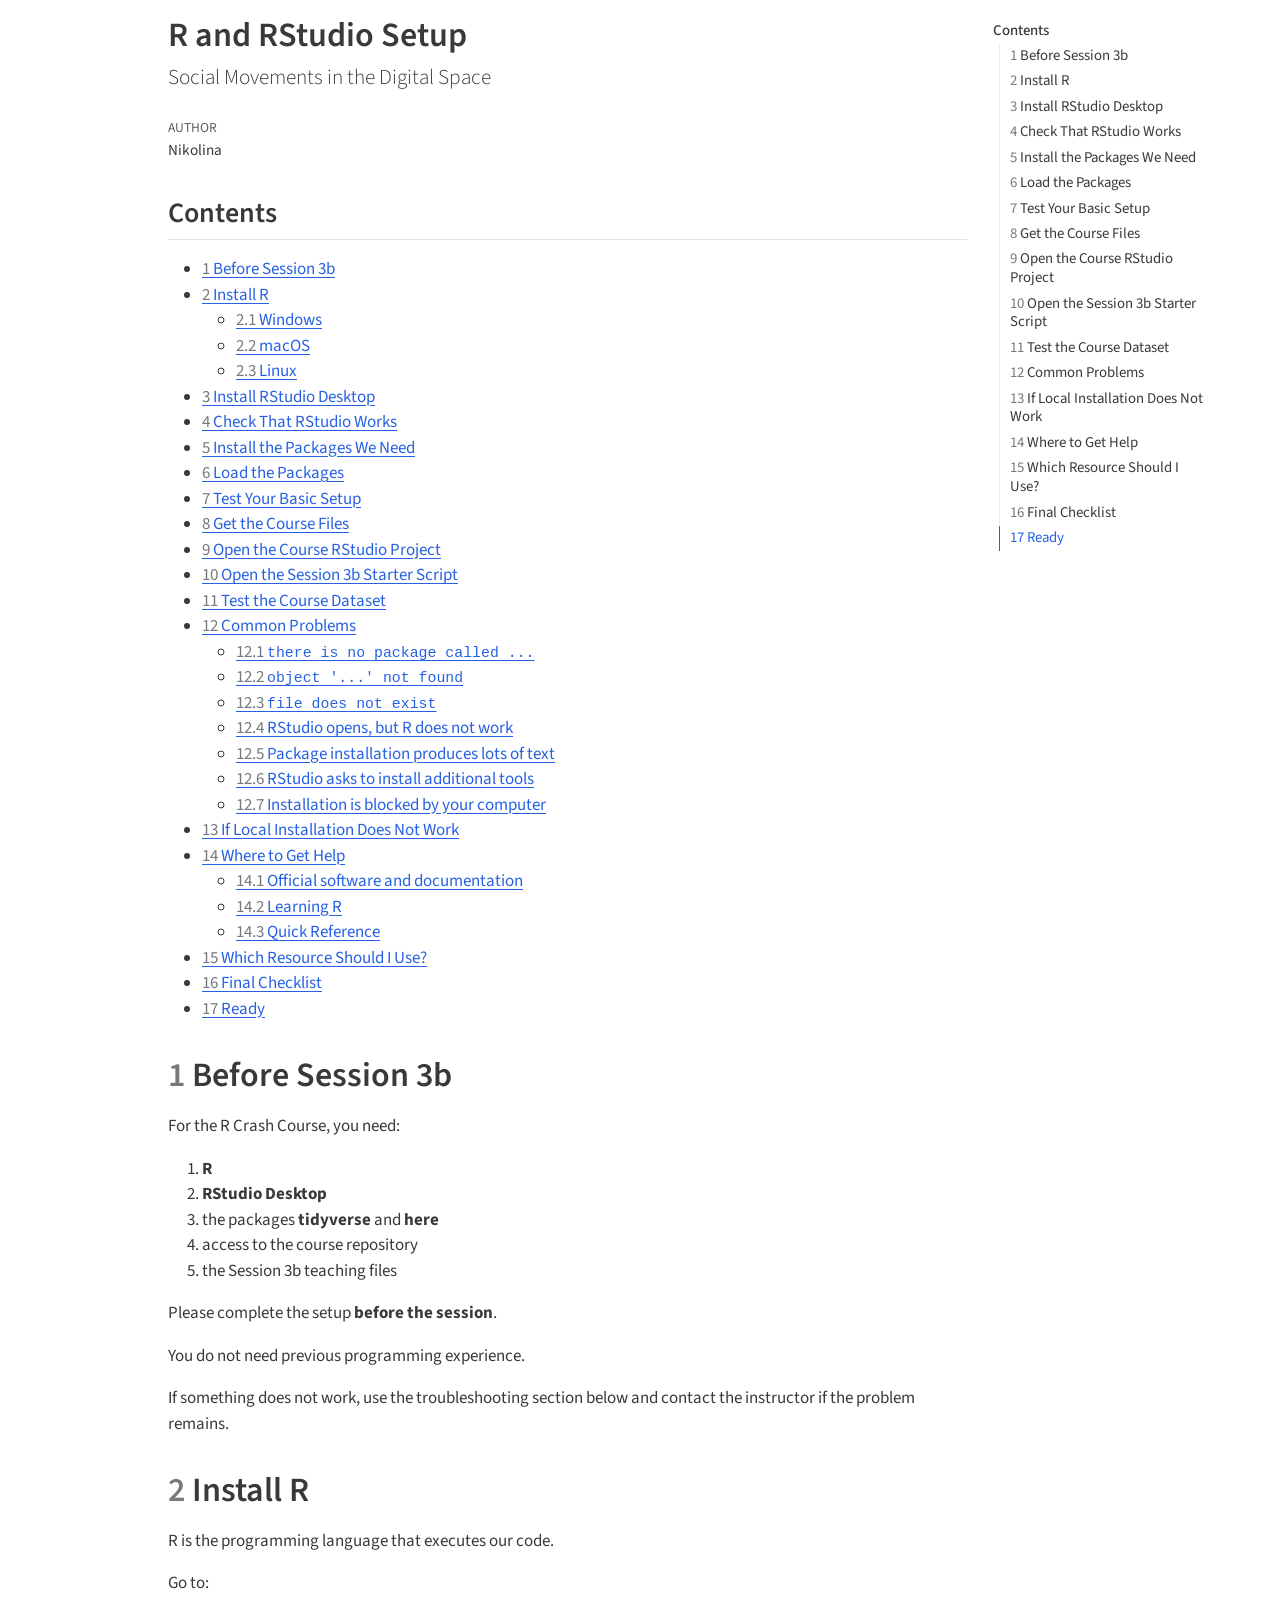
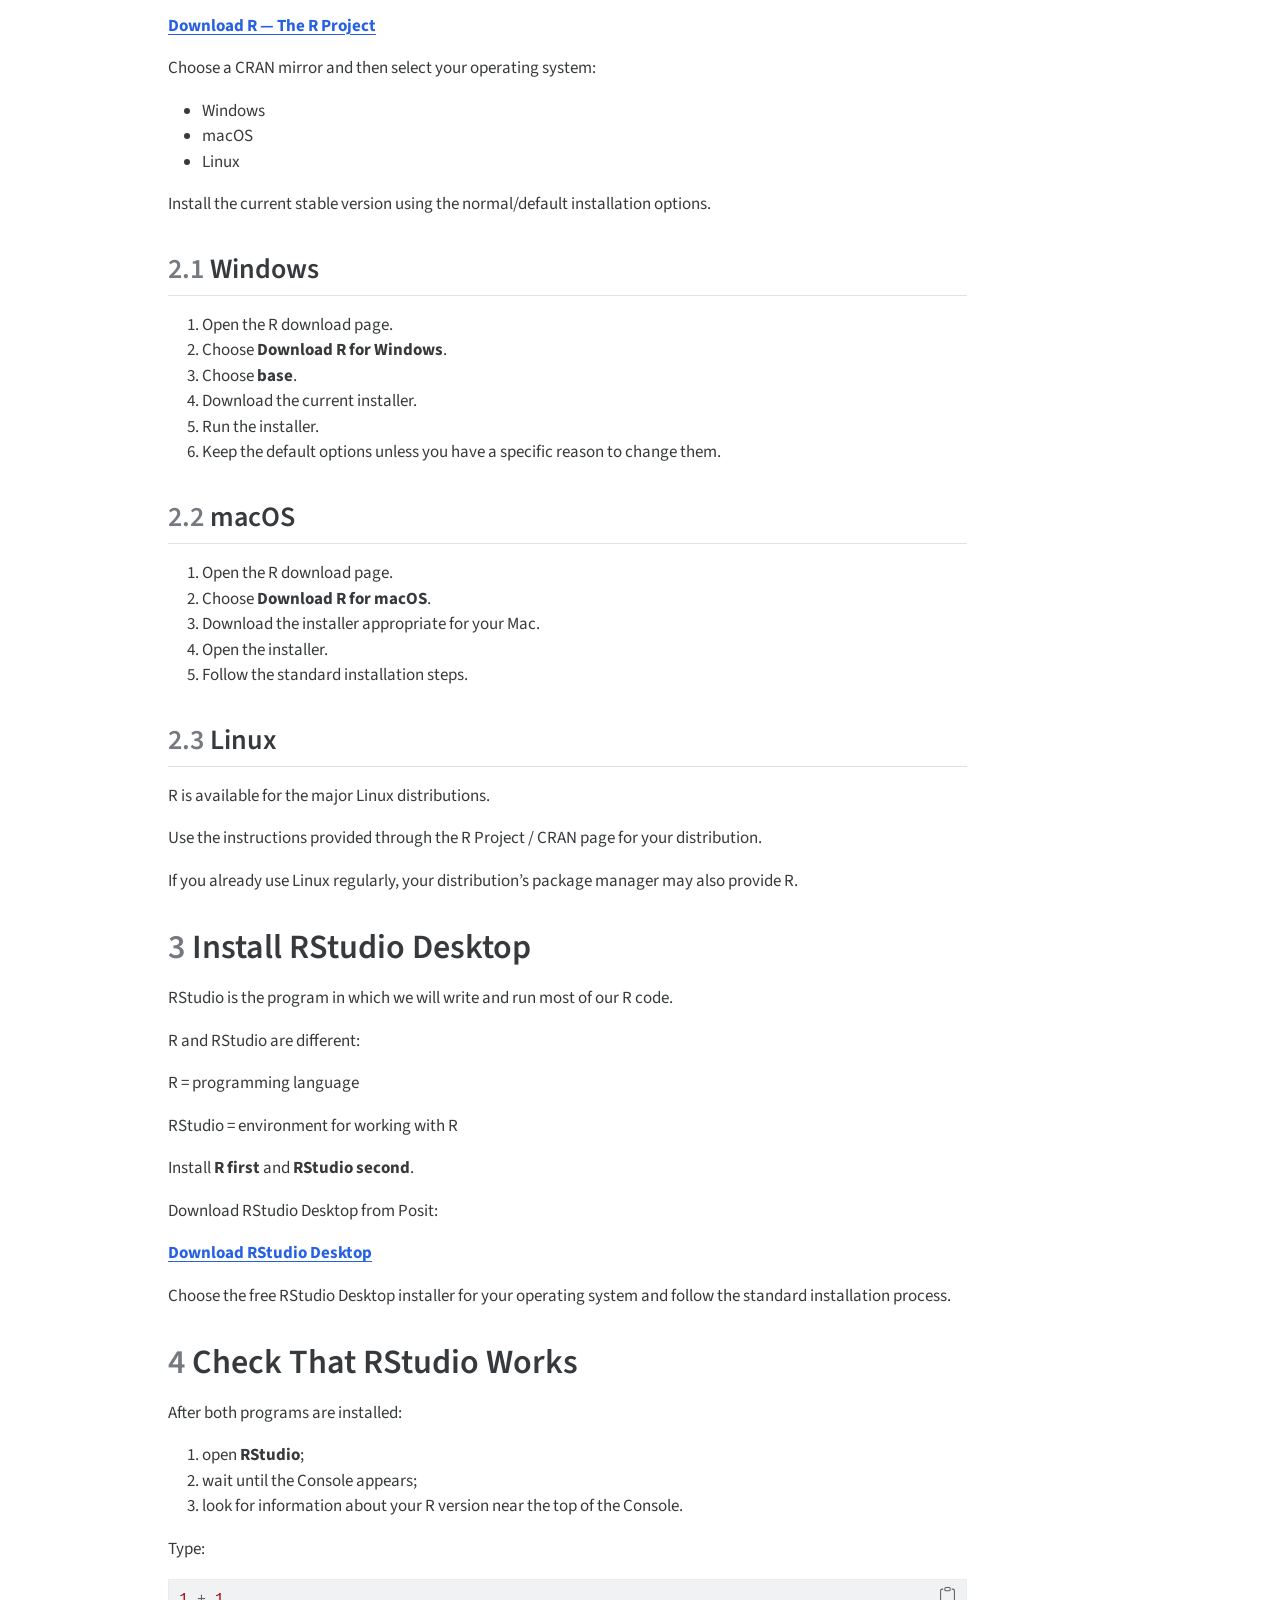
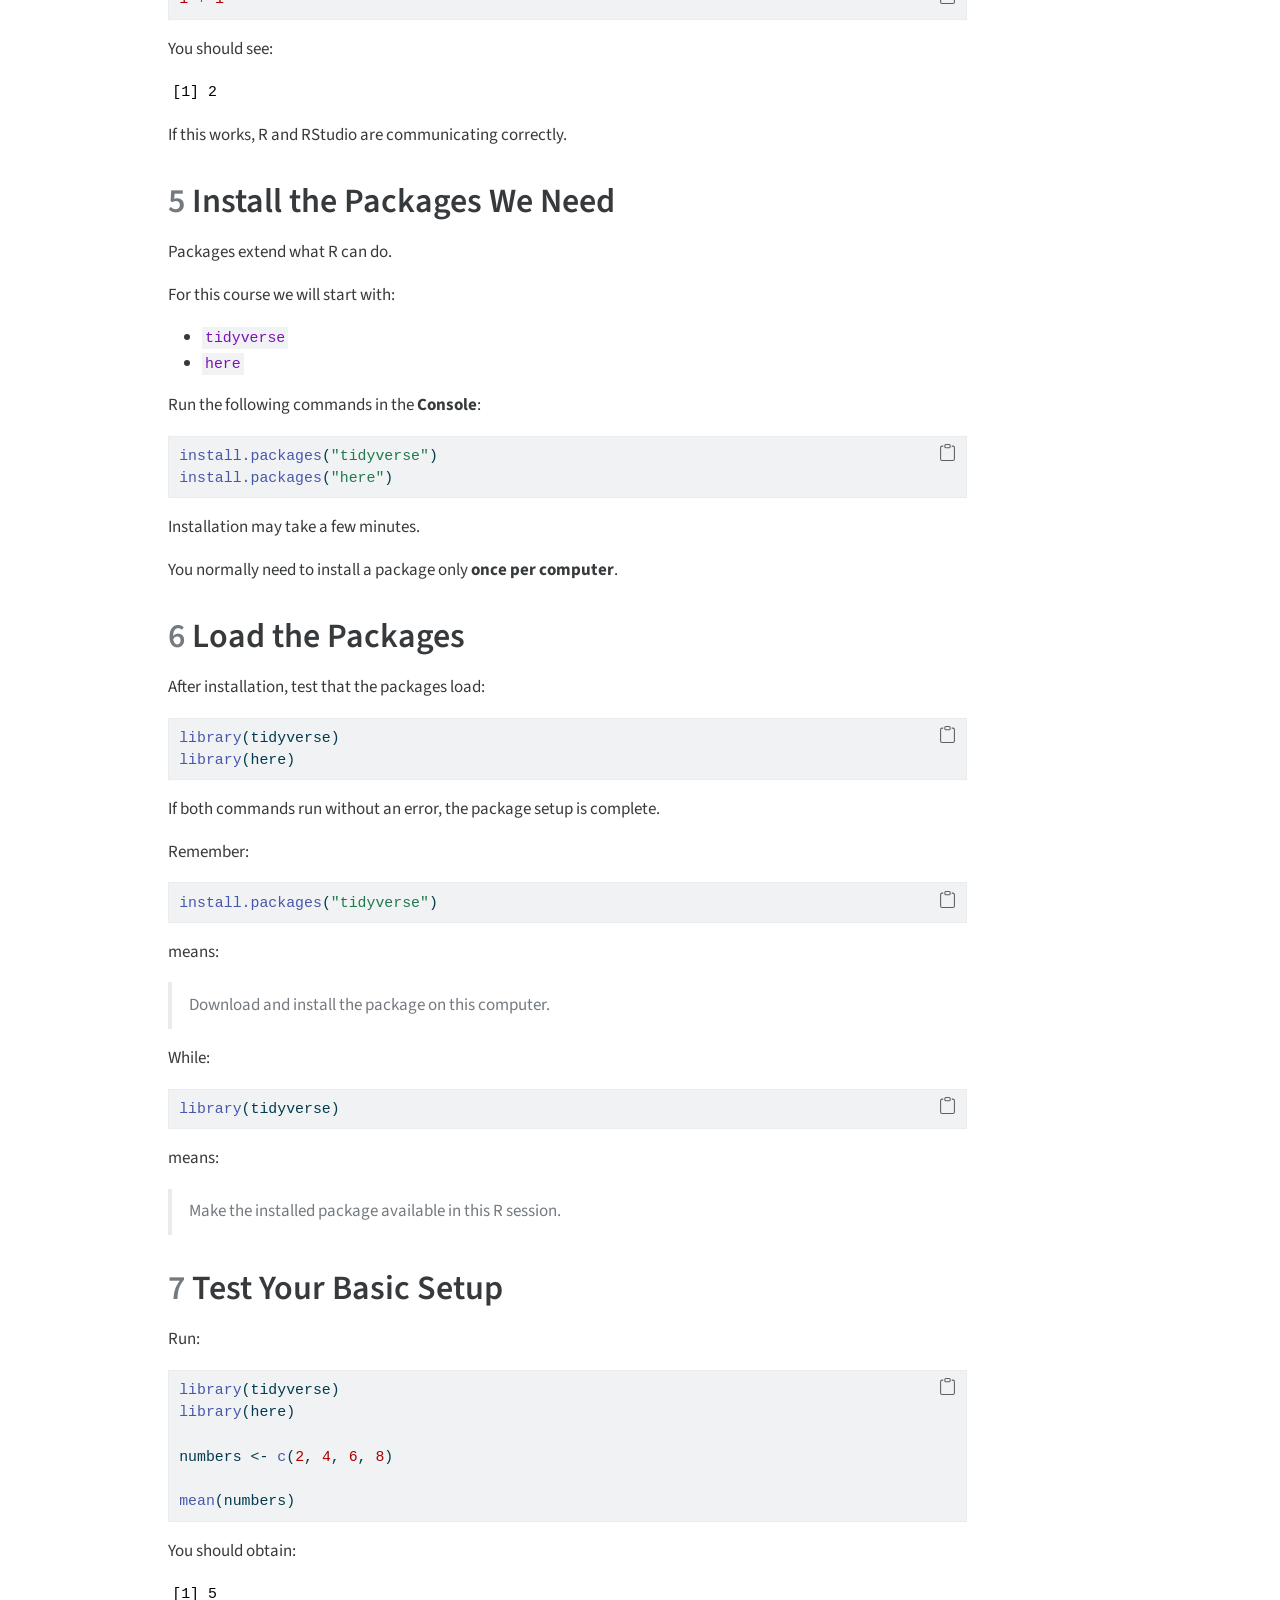
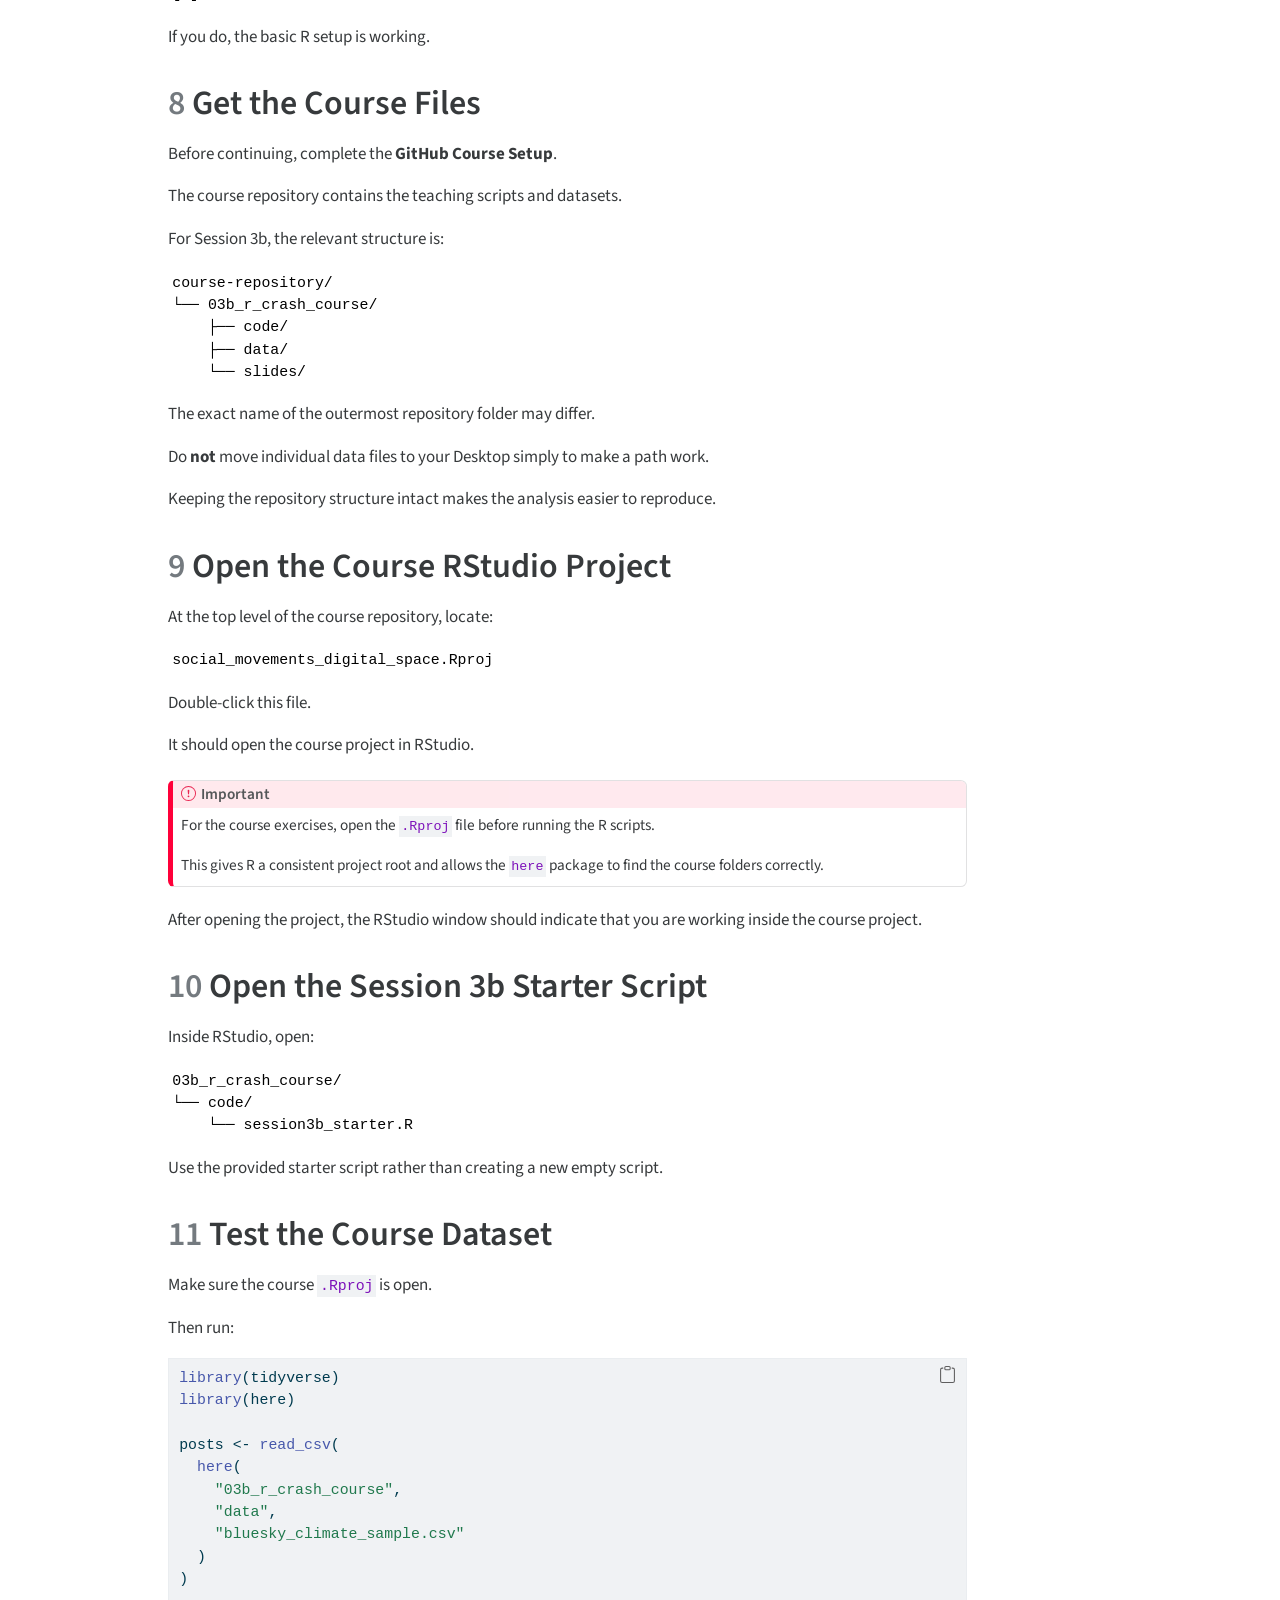
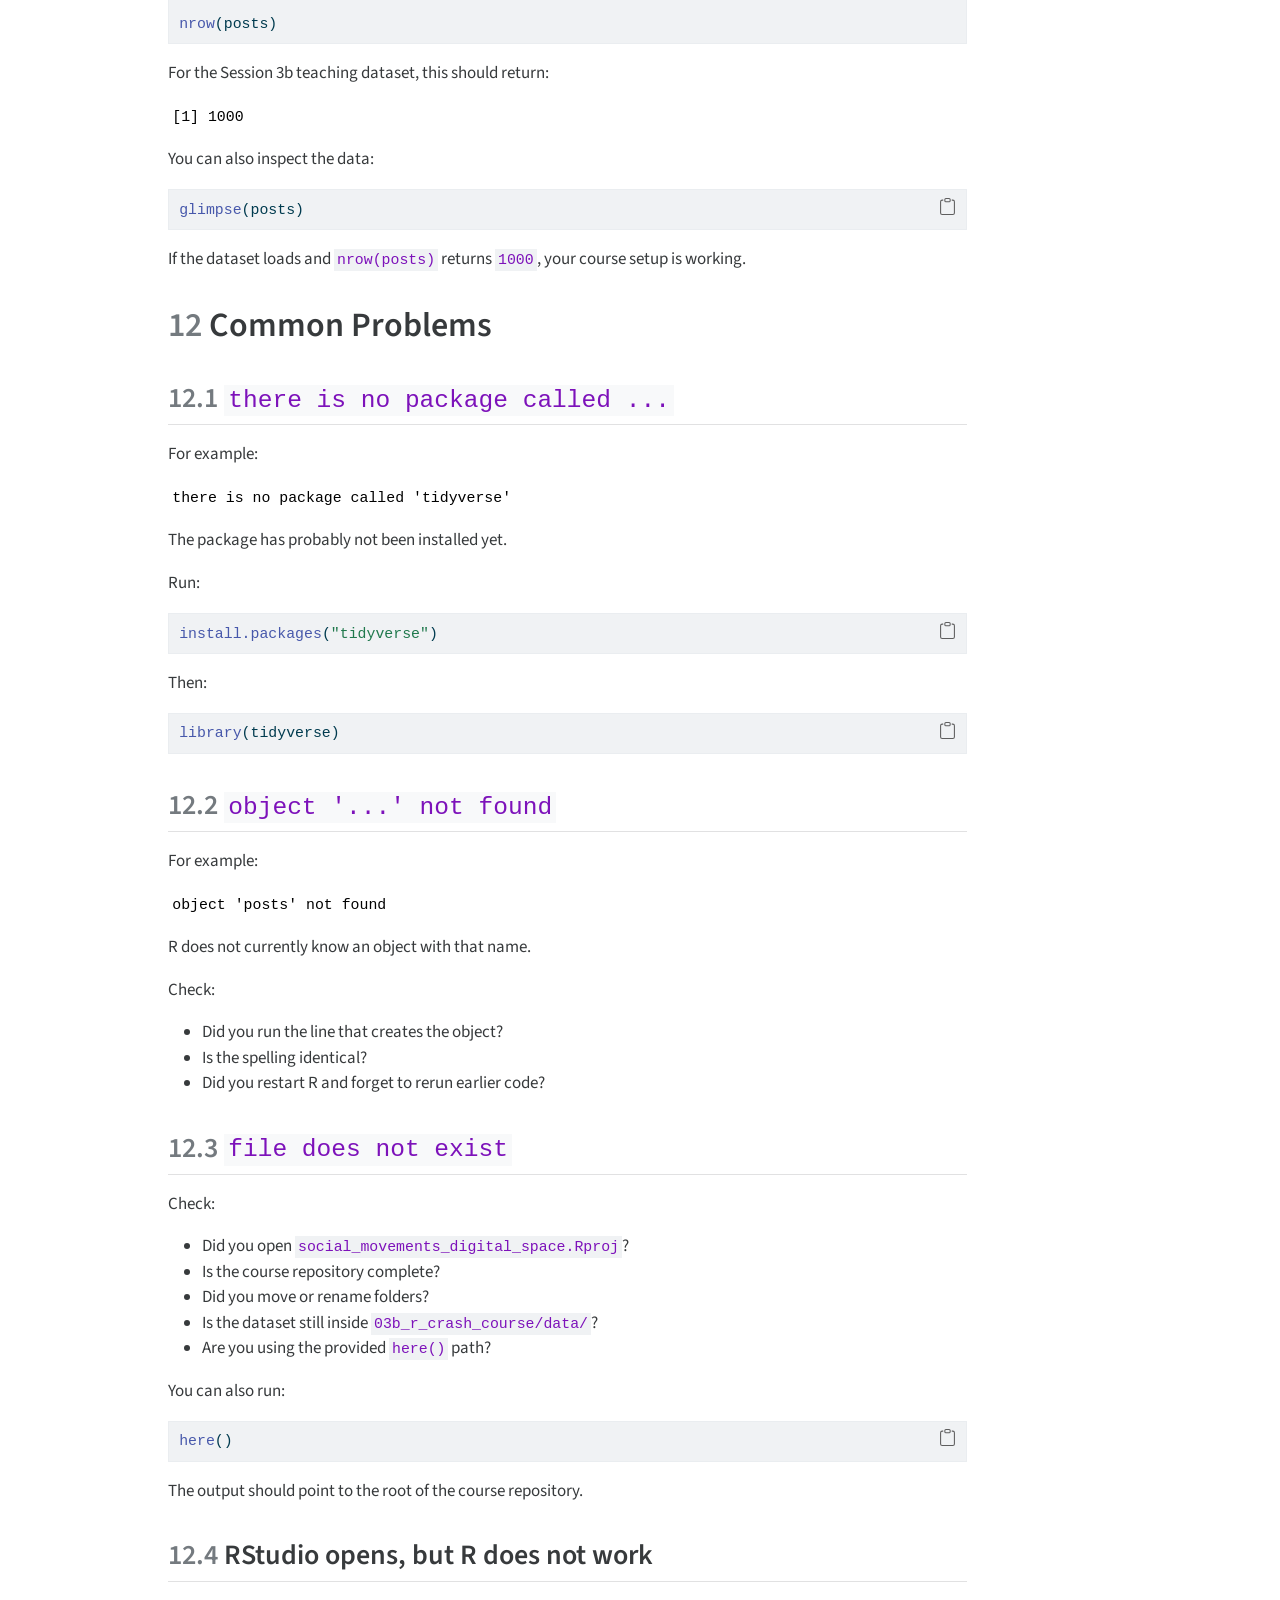
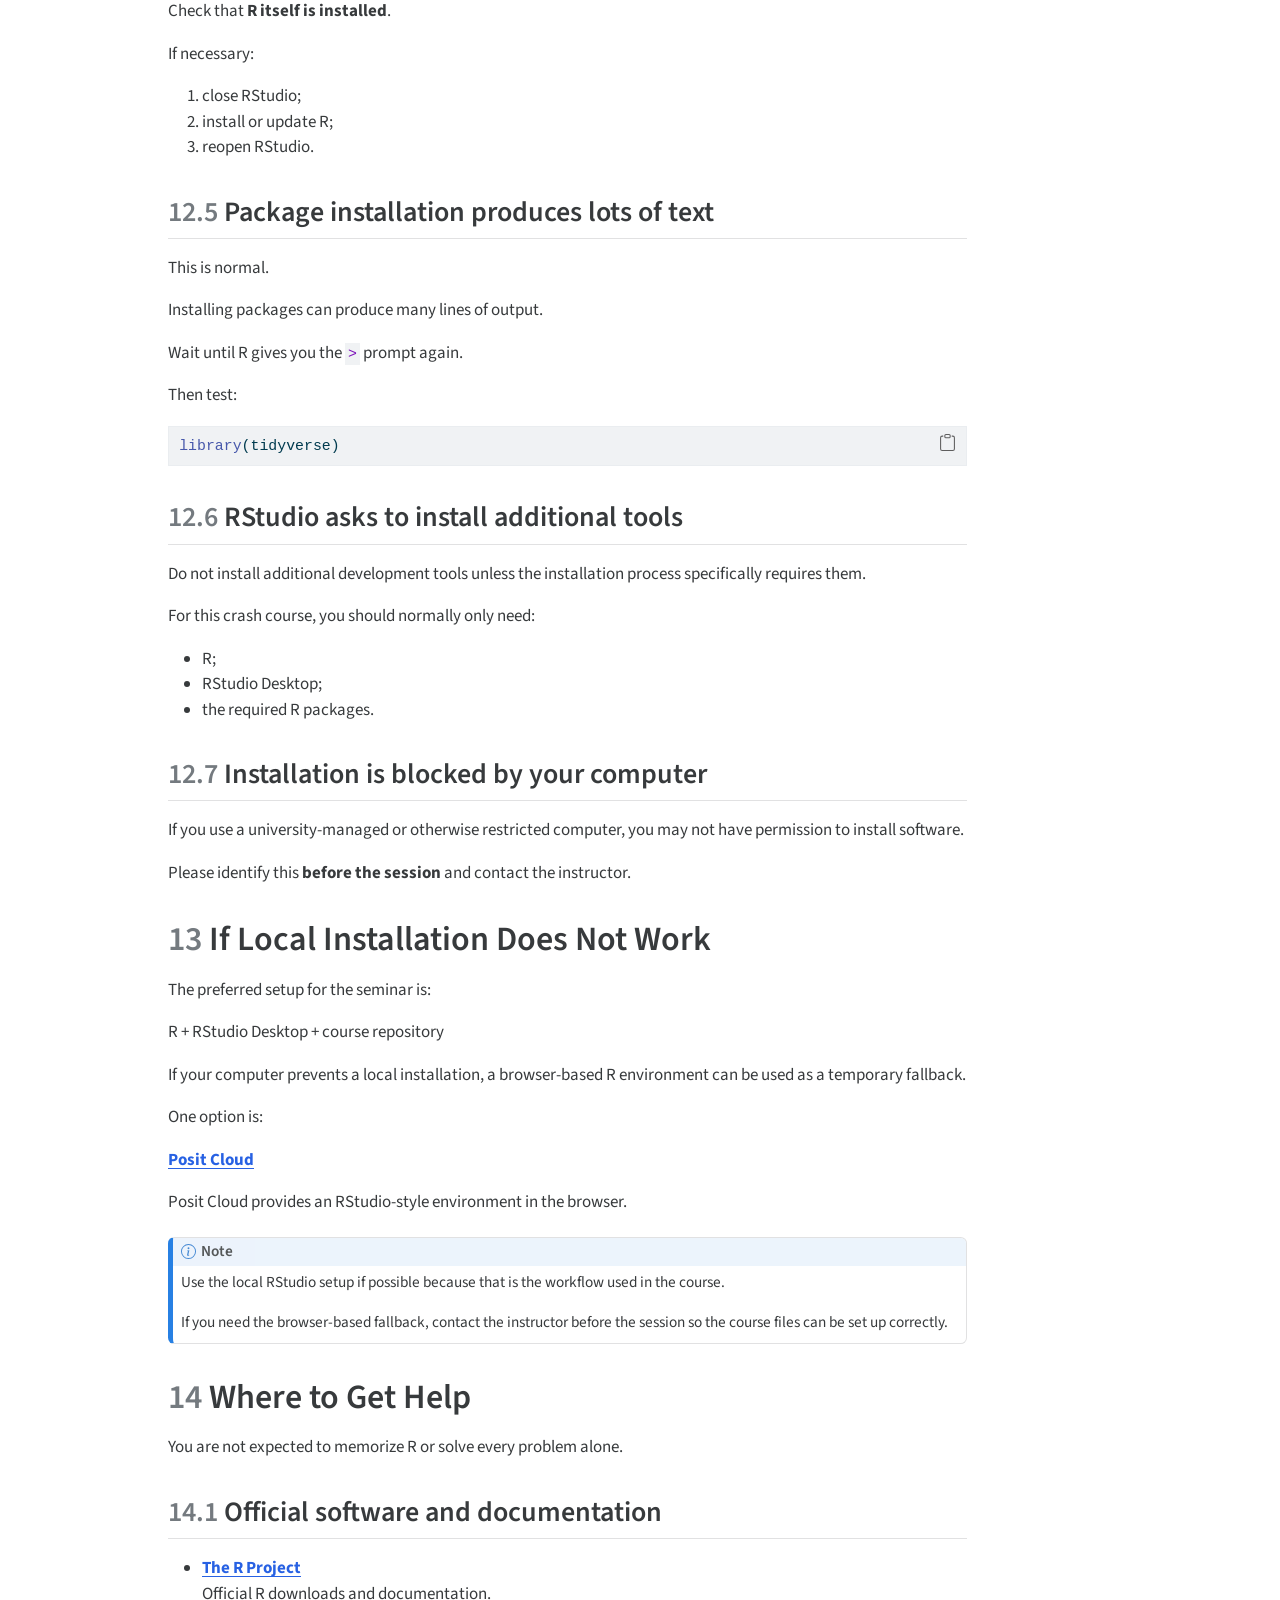
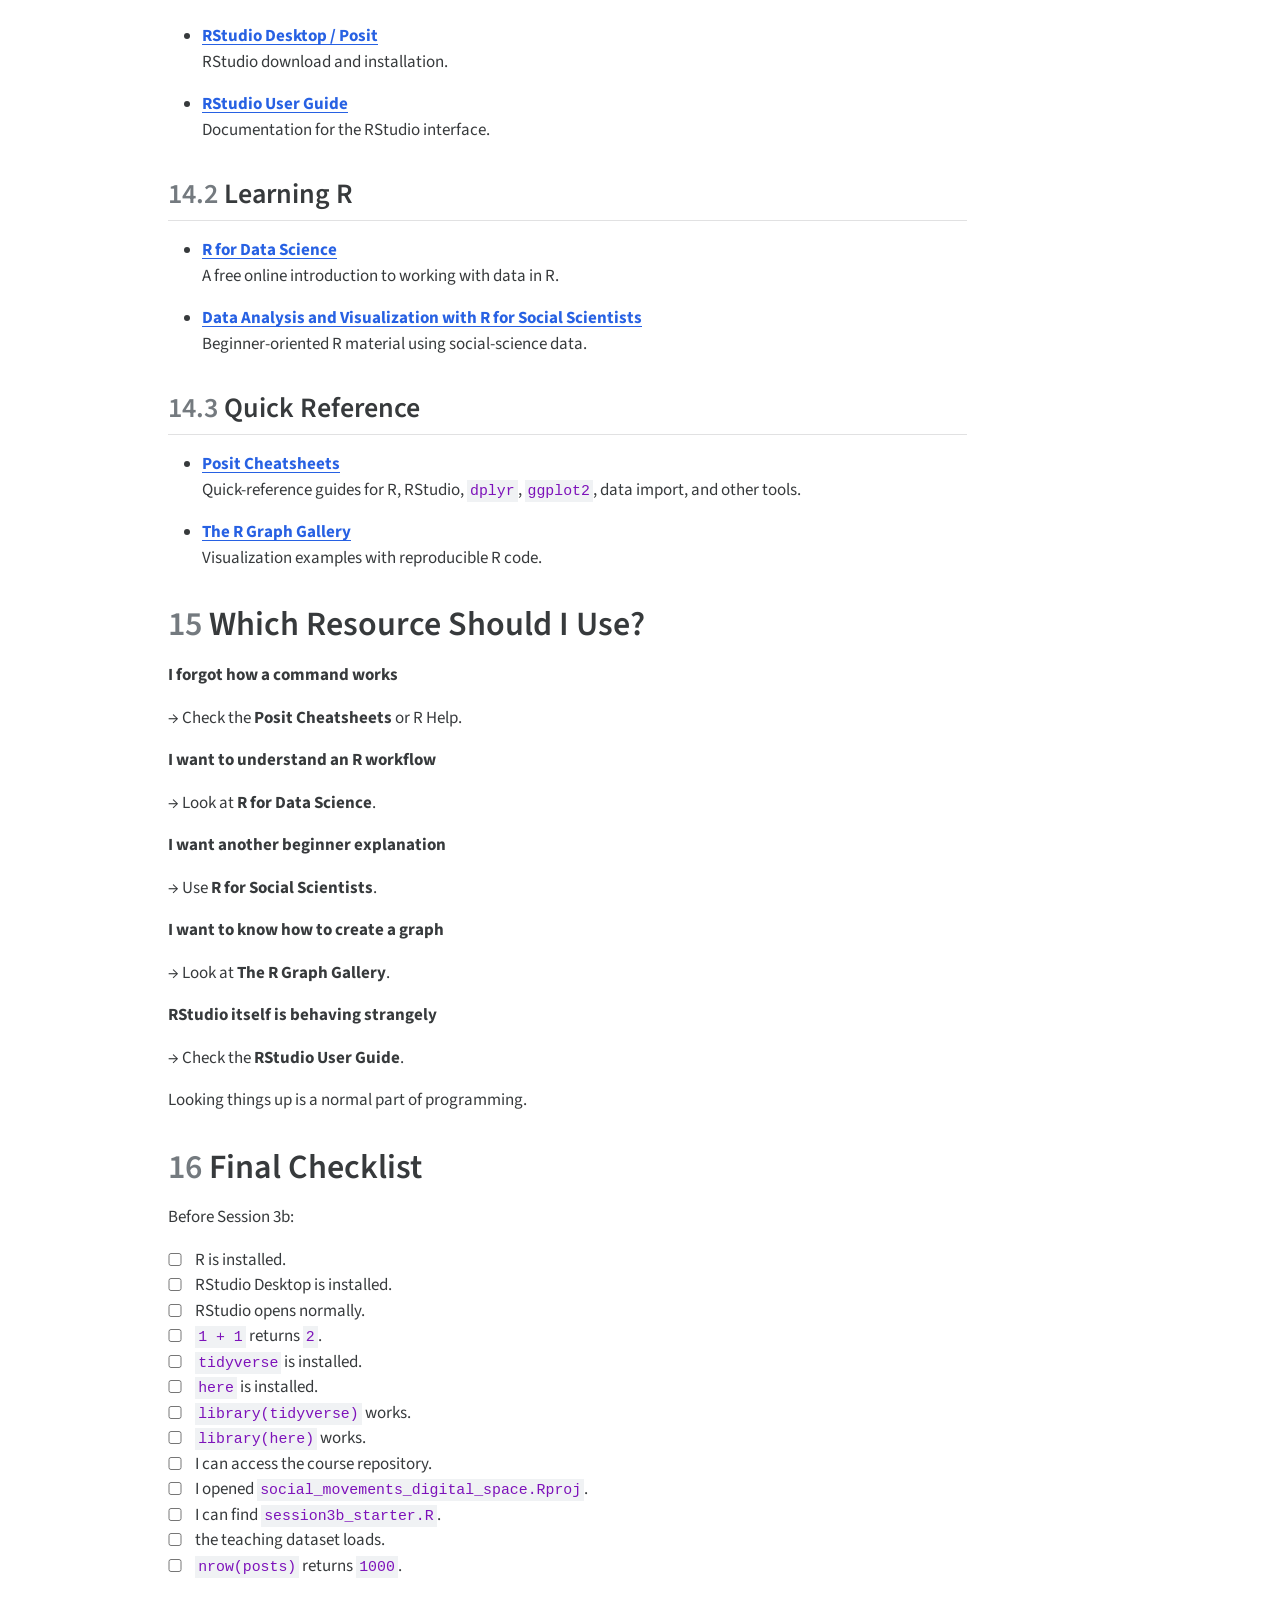
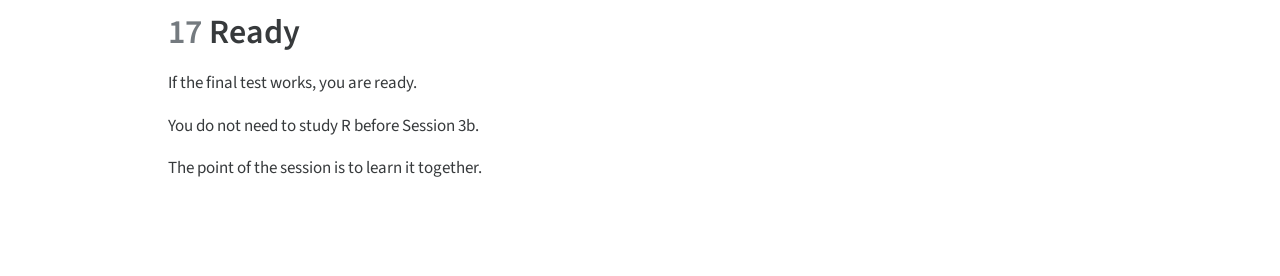
<file: r_setup.html>
<!DOCTYPE html>
<html xmlns="http://www.w3.org/1999/xhtml" lang="en" xml:lang="en"><head>

<meta charset="utf-8">
<meta name="generator" content="quarto-1.10.18">

<meta name="viewport" content="width=device-width, initial-scale=1.0, user-scalable=yes">

<meta name="author" content="Nikolina">

<title>R and RStudio Setup</title>
<style>
/* Default styles provided by pandoc.
** See https://pandoc.org/MANUAL.html#variables-for-html for config info.
*/
span.smallcaps{font-variant: small-caps;}
div.columns{display: flex; gap: 1.5em;}
div.column{flex: auto;}
@media screen {
div.columns{gap: min(4vw, 1.5em);}
div.column{overflow-x: auto;}
}
div.hanging-indent{margin-left: 1.5em; text-indent: -1.5em;}
ul.task-list{list-style: none;}
ul.task-list li input[type="checkbox"] {
  width: 0.8em;
  margin: 0 0.8em 0.2em -1em; /* quarto-specific, see https://github.com/quarto-dev/quarto-cli/issues/4556 */ 
  vertical-align: middle;
}
/* CSS for syntax highlighting */
html { -webkit-text-size-adjust: 100%; }
pre > code.sourceCode { white-space: pre; position: relative; }
pre > code.sourceCode > span { display: inline-block; line-height: 1.25; }
pre > code.sourceCode > span:empty { height: 1.2em; }
.sourceCode { overflow: visible; }
code.sourceCode > span { color: inherit; text-decoration: inherit; }
div.sourceCode { margin: 1em 0; }
pre.sourceCode { margin: 0; }
@media screen {
div.sourceCode { overflow: auto; }
}
@media print {
pre > code.sourceCode { white-space: pre-wrap; }
pre > code.sourceCode > span { text-indent: -5em; padding-left: 5em; }
}
pre.numberSource code
  { counter-reset: source-line 0; }
pre.numberSource code > span
  { position: relative; left: -4em; counter-increment: source-line; }
pre.numberSource code > span > a:first-child::before
  { content: counter(source-line);
    position: relative; left: -1em; text-align: right; vertical-align: baseline;
    border: none; display: inline-block;
    -webkit-touch-callout: none; -webkit-user-select: none;
    -khtml-user-select: none; -moz-user-select: none;
    -ms-user-select: none; user-select: none;
    padding: 0 4px; width: 4em;
  }
pre.numberSource { margin-left: 3em;  padding-left: 4px; }
div.sourceCode
  {   }
@media screen {
pre > code.sourceCode > span > a:first-child::before { text-decoration: underline; }
}
</style>


<script src="r_setup_files/libs/clipboard/clipboard.min.js"></script>
<script src="r_setup_files/libs/quarto-html/quarto.js" type="module"></script>
<script src="r_setup_files/libs/quarto-html/tabsets/tabsets.js" type="module"></script>
<script src="r_setup_files/libs/quarto-html/popper.min.js"></script>
<script src="r_setup_files/libs/quarto-html/tippy.umd.min.js"></script>
<script src="r_setup_files/libs/quarto-html/anchor.min.js"></script>
<link href="r_setup_files/libs/quarto-html/tippy.css" rel="stylesheet">
<link href="r_setup_files/libs/quarto-html/quarto-syntax-highlighting-64a204ab8560d761af7679ceaba22944.css" rel="stylesheet" id="quarto-text-highlighting-styles">
<script src="r_setup_files/libs/bootstrap/bootstrap.min.js"></script>
<link href="r_setup_files/libs/bootstrap/bootstrap-icons.css" rel="stylesheet">
<link href="r_setup_files/libs/bootstrap/bootstrap-ca54cbca69027f2e727ddaba63ec68f0.min.css" rel="stylesheet" append-hash="true" id="quarto-bootstrap" data-mode="light">
<style>html{ scroll-behavior: smooth; }</style>


</head>

<body class="quarto-light">

<div id="quarto-content" class="page-columns page-rows-contents page-layout-article">
<div id="quarto-margin-sidebar" class="sidebar margin-sidebar">
  <nav id="TOC" role="doc-toc" class="toc-active">
    <h2 id="toc-title">Contents</h2>
   
  <ul class="collapse">
  <li><a href="#before-session-3b" id="toc-before-session-3b" class="nav-link active" data-scroll-target="#before-session-3b"><span class="header-section-number">1</span> Before Session 3b</a></li>
  <li><a href="#install-r" id="toc-install-r" class="nav-link" data-scroll-target="#install-r"><span class="header-section-number">2</span> Install R</a>
  <ul class="collapse">
  <li><a href="#windows" id="toc-windows" class="nav-link" data-scroll-target="#windows"><span class="header-section-number">2.1</span> Windows</a></li>
  <li><a href="#macos" id="toc-macos" class="nav-link" data-scroll-target="#macos"><span class="header-section-number">2.2</span> macOS</a></li>
  <li><a href="#linux" id="toc-linux" class="nav-link" data-scroll-target="#linux"><span class="header-section-number">2.3</span> Linux</a></li>
  </ul></li>
  <li><a href="#install-rstudio-desktop" id="toc-install-rstudio-desktop" class="nav-link" data-scroll-target="#install-rstudio-desktop"><span class="header-section-number">3</span> Install RStudio Desktop</a></li>
  <li><a href="#check-that-rstudio-works" id="toc-check-that-rstudio-works" class="nav-link" data-scroll-target="#check-that-rstudio-works"><span class="header-section-number">4</span> Check That RStudio Works</a></li>
  <li><a href="#install-the-packages-we-need" id="toc-install-the-packages-we-need" class="nav-link" data-scroll-target="#install-the-packages-we-need"><span class="header-section-number">5</span> Install the Packages We Need</a></li>
  <li><a href="#load-the-packages" id="toc-load-the-packages" class="nav-link" data-scroll-target="#load-the-packages"><span class="header-section-number">6</span> Load the Packages</a></li>
  <li><a href="#test-your-basic-setup" id="toc-test-your-basic-setup" class="nav-link" data-scroll-target="#test-your-basic-setup"><span class="header-section-number">7</span> Test Your Basic Setup</a></li>
  <li><a href="#get-the-course-files" id="toc-get-the-course-files" class="nav-link" data-scroll-target="#get-the-course-files"><span class="header-section-number">8</span> Get the Course Files</a></li>
  <li><a href="#open-the-course-rstudio-project" id="toc-open-the-course-rstudio-project" class="nav-link" data-scroll-target="#open-the-course-rstudio-project"><span class="header-section-number">9</span> Open the Course RStudio Project</a></li>
  <li><a href="#open-the-session-3b-starter-script" id="toc-open-the-session-3b-starter-script" class="nav-link" data-scroll-target="#open-the-session-3b-starter-script"><span class="header-section-number">10</span> Open the Session 3b Starter Script</a></li>
  <li><a href="#test-the-course-dataset" id="toc-test-the-course-dataset" class="nav-link" data-scroll-target="#test-the-course-dataset"><span class="header-section-number">11</span> Test the Course Dataset</a></li>
  <li><a href="#common-problems" id="toc-common-problems" class="nav-link" data-scroll-target="#common-problems"><span class="header-section-number">12</span> Common Problems</a>
  <ul class="collapse">
  <li><a href="#there-is-no-package-called-..." id="toc-there-is-no-package-called-..." class="nav-link" data-scroll-target="#there-is-no-package-called-..."><span class="header-section-number">12.1</span> <code>there is no package called ...</code></a></li>
  <li><a href="#object-...-not-found" id="toc-object-...-not-found" class="nav-link" data-scroll-target="#object-...-not-found"><span class="header-section-number">12.2</span> <code>object '...' not found</code></a></li>
  <li><a href="#file-does-not-exist" id="toc-file-does-not-exist" class="nav-link" data-scroll-target="#file-does-not-exist"><span class="header-section-number">12.3</span> <code>file does not exist</code></a></li>
  <li><a href="#rstudio-opens-but-r-does-not-work" id="toc-rstudio-opens-but-r-does-not-work" class="nav-link" data-scroll-target="#rstudio-opens-but-r-does-not-work"><span class="header-section-number">12.4</span> RStudio opens, but R does not work</a></li>
  <li><a href="#package-installation-produces-lots-of-text" id="toc-package-installation-produces-lots-of-text" class="nav-link" data-scroll-target="#package-installation-produces-lots-of-text"><span class="header-section-number">12.5</span> Package installation produces lots of text</a></li>
  <li><a href="#rstudio-asks-to-install-additional-tools" id="toc-rstudio-asks-to-install-additional-tools" class="nav-link" data-scroll-target="#rstudio-asks-to-install-additional-tools"><span class="header-section-number">12.6</span> RStudio asks to install additional tools</a></li>
  <li><a href="#installation-is-blocked-by-your-computer" id="toc-installation-is-blocked-by-your-computer" class="nav-link" data-scroll-target="#installation-is-blocked-by-your-computer"><span class="header-section-number">12.7</span> Installation is blocked by your computer</a></li>
  </ul></li>
  <li><a href="#if-local-installation-does-not-work" id="toc-if-local-installation-does-not-work" class="nav-link" data-scroll-target="#if-local-installation-does-not-work"><span class="header-section-number">13</span> If Local Installation Does Not Work</a></li>
  <li><a href="#where-to-get-help" id="toc-where-to-get-help" class="nav-link" data-scroll-target="#where-to-get-help"><span class="header-section-number">14</span> Where to Get Help</a>
  <ul class="collapse">
  <li><a href="#official-software-and-documentation" id="toc-official-software-and-documentation" class="nav-link" data-scroll-target="#official-software-and-documentation"><span class="header-section-number">14.1</span> Official software and documentation</a></li>
  <li><a href="#learning-r" id="toc-learning-r" class="nav-link" data-scroll-target="#learning-r"><span class="header-section-number">14.2</span> Learning R</a></li>
  <li><a href="#quick-reference" id="toc-quick-reference" class="nav-link" data-scroll-target="#quick-reference"><span class="header-section-number">14.3</span> Quick Reference</a></li>
  </ul></li>
  <li><a href="#which-resource-should-i-use" id="toc-which-resource-should-i-use" class="nav-link" data-scroll-target="#which-resource-should-i-use"><span class="header-section-number">15</span> Which Resource Should I Use?</a></li>
  <li><a href="#final-checklist" id="toc-final-checklist" class="nav-link" data-scroll-target="#final-checklist"><span class="header-section-number">16</span> Final Checklist</a></li>
  <li><a href="#ready" id="toc-ready" class="nav-link" data-scroll-target="#ready"><span class="header-section-number">17</span> Ready</a></li>
  </ul>
</nav>
</div>
<main class="content" id="quarto-document-content">

<header id="title-block-header" class="quarto-title-block default">
<div class="quarto-title">
<h1 class="title">R and RStudio Setup</h1>
<p class="subtitle lead">Social Movements in the Digital Space</p>
</div>



<div class="quarto-title-meta">

    <div>
    <div class="quarto-title-meta-heading">Author</div>
    <div class="quarto-title-meta-contents">
             <p>Nikolina </p>
          </div>
  </div>
    
  
    
  </div>
  


</header>

<nav id="TOC-body" role="doc-toc">
    <h2 id="toc-title">Contents</h2>
   
  <ul>
  <li><a href="#before-session-3b" id="toc-before-session-3b"><span class="header-section-number">1</span> Before Session 3b</a></li>
  <li><a href="#install-r" id="toc-install-r"><span class="header-section-number">2</span> Install R</a>
  <ul>
  <li><a href="#windows" id="toc-windows"><span class="header-section-number">2.1</span> Windows</a></li>
  <li><a href="#macos" id="toc-macos"><span class="header-section-number">2.2</span> macOS</a></li>
  <li><a href="#linux" id="toc-linux"><span class="header-section-number">2.3</span> Linux</a></li>
  </ul></li>
  <li><a href="#install-rstudio-desktop" id="toc-install-rstudio-desktop"><span class="header-section-number">3</span> Install RStudio Desktop</a></li>
  <li><a href="#check-that-rstudio-works" id="toc-check-that-rstudio-works"><span class="header-section-number">4</span> Check That RStudio Works</a></li>
  <li><a href="#install-the-packages-we-need" id="toc-install-the-packages-we-need"><span class="header-section-number">5</span> Install the Packages We Need</a></li>
  <li><a href="#load-the-packages" id="toc-load-the-packages"><span class="header-section-number">6</span> Load the Packages</a></li>
  <li><a href="#test-your-basic-setup" id="toc-test-your-basic-setup"><span class="header-section-number">7</span> Test Your Basic Setup</a></li>
  <li><a href="#get-the-course-files" id="toc-get-the-course-files"><span class="header-section-number">8</span> Get the Course Files</a></li>
  <li><a href="#open-the-course-rstudio-project" id="toc-open-the-course-rstudio-project"><span class="header-section-number">9</span> Open the Course RStudio Project</a></li>
  <li><a href="#open-the-session-3b-starter-script" id="toc-open-the-session-3b-starter-script"><span class="header-section-number">10</span> Open the Session 3b Starter Script</a></li>
  <li><a href="#test-the-course-dataset" id="toc-test-the-course-dataset"><span class="header-section-number">11</span> Test the Course Dataset</a></li>
  <li><a href="#common-problems" id="toc-common-problems"><span class="header-section-number">12</span> Common Problems</a>
  <ul>
  <li><a href="#there-is-no-package-called-..." id="toc-there-is-no-package-called-..."><span class="header-section-number">12.1</span> <code>there is no package called ...</code></a></li>
  <li><a href="#object-...-not-found" id="toc-object-...-not-found"><span class="header-section-number">12.2</span> <code>object '...' not found</code></a></li>
  <li><a href="#file-does-not-exist" id="toc-file-does-not-exist"><span class="header-section-number">12.3</span> <code>file does not exist</code></a></li>
  <li><a href="#rstudio-opens-but-r-does-not-work" id="toc-rstudio-opens-but-r-does-not-work"><span class="header-section-number">12.4</span> RStudio opens, but R does not work</a></li>
  <li><a href="#package-installation-produces-lots-of-text" id="toc-package-installation-produces-lots-of-text"><span class="header-section-number">12.5</span> Package installation produces lots of text</a></li>
  <li><a href="#rstudio-asks-to-install-additional-tools" id="toc-rstudio-asks-to-install-additional-tools"><span class="header-section-number">12.6</span> RStudio asks to install additional tools</a></li>
  <li><a href="#installation-is-blocked-by-your-computer" id="toc-installation-is-blocked-by-your-computer"><span class="header-section-number">12.7</span> Installation is blocked by your computer</a></li>
  </ul></li>
  <li><a href="#if-local-installation-does-not-work" id="toc-if-local-installation-does-not-work"><span class="header-section-number">13</span> If Local Installation Does Not Work</a></li>
  <li><a href="#where-to-get-help" id="toc-where-to-get-help"><span class="header-section-number">14</span> Where to Get Help</a>
  <ul>
  <li><a href="#official-software-and-documentation" id="toc-official-software-and-documentation"><span class="header-section-number">14.1</span> Official software and documentation</a></li>
  <li><a href="#learning-r" id="toc-learning-r"><span class="header-section-number">14.2</span> Learning R</a></li>
  <li><a href="#quick-reference" id="toc-quick-reference"><span class="header-section-number">14.3</span> Quick Reference</a></li>
  </ul></li>
  <li><a href="#which-resource-should-i-use" id="toc-which-resource-should-i-use"><span class="header-section-number">15</span> Which Resource Should I Use?</a></li>
  <li><a href="#final-checklist" id="toc-final-checklist"><span class="header-section-number">16</span> Final Checklist</a></li>
  <li><a href="#ready" id="toc-ready"><span class="header-section-number">17</span> Ready</a></li>
  </ul>
</nav>
<section id="before-session-3b" class="level1" data-number="1">
<h1 data-number="1"><span class="header-section-number">1</span> Before Session 3b</h1>
<p>For the R Crash Course, you need:</p>
<ol type="1">
<li><strong>R</strong></li>
<li><strong>RStudio Desktop</strong></li>
<li>the packages <strong>tidyverse</strong> and <strong>here</strong></li>
<li>access to the course repository</li>
<li>the Session 3b teaching files</li>
</ol>
<p>Please complete the setup <strong>before the session</strong>.</p>
<p>You do not need previous programming experience.</p>
<p>If something does not work, use the troubleshooting section below and contact the instructor if the problem remains.</p>
</section>
<section id="install-r" class="level1" data-number="2">
<h1 data-number="2"><span class="header-section-number">2</span> Install R</h1>
<p>R is the programming language that executes our code.</p>
<p>Go to:</p>
<p><a href="https://www.r-project.org/"><strong>Download R — The R Project</strong></a></p>
<p>Choose a CRAN mirror and then select your operating system:</p>
<ul>
<li>Windows</li>
<li>macOS</li>
<li>Linux</li>
</ul>
<p>Install the current stable version using the normal/default installation options.</p>
<section id="windows" class="level2" data-number="2.1">
<h2 data-number="2.1" class="anchored" data-anchor-id="windows"><span class="header-section-number">2.1</span> Windows</h2>
<ol type="1">
<li>Open the R download page.</li>
<li>Choose <strong>Download R for Windows</strong>.</li>
<li>Choose <strong>base</strong>.</li>
<li>Download the current installer.</li>
<li>Run the installer.</li>
<li>Keep the default options unless you have a specific reason to change them.</li>
</ol>
</section>
<section id="macos" class="level2" data-number="2.2">
<h2 data-number="2.2" class="anchored" data-anchor-id="macos"><span class="header-section-number">2.2</span> macOS</h2>
<ol type="1">
<li>Open the R download page.</li>
<li>Choose <strong>Download R for macOS</strong>.</li>
<li>Download the installer appropriate for your Mac.</li>
<li>Open the installer.</li>
<li>Follow the standard installation steps.</li>
</ol>
</section>
<section id="linux" class="level2" data-number="2.3">
<h2 data-number="2.3" class="anchored" data-anchor-id="linux"><span class="header-section-number">2.3</span> Linux</h2>
<p>R is available for the major Linux distributions.</p>
<p>Use the instructions provided through the R Project / CRAN page for your distribution.</p>
<p>If you already use Linux regularly, your distribution’s package manager may also provide R.</p>
</section>
</section>
<section id="install-rstudio-desktop" class="level1" data-number="3">
<h1 data-number="3"><span class="header-section-number">3</span> Install RStudio Desktop</h1>
<p>RStudio is the program in which we will write and run most of our R code.</p>
<p>R and RStudio are different:</p>
<p>R = programming language</p>
<p>RStudio = environment for working with R</p>
<p>Install <strong>R first</strong> and <strong>RStudio second</strong>.</p>
<p>Download RStudio Desktop from Posit:</p>
<p><a href="https://posit.co/download/rstudio-desktop/"><strong>Download RStudio Desktop</strong></a></p>
<p>Choose the free RStudio Desktop installer for your operating system and follow the standard installation process.</p>
</section>
<section id="check-that-rstudio-works" class="level1" data-number="4">
<h1 data-number="4"><span class="header-section-number">4</span> Check That RStudio Works</h1>
<p>After both programs are installed:</p>
<ol type="1">
<li>open <strong>RStudio</strong>;</li>
<li>wait until the Console appears;</li>
<li>look for information about your R version near the top of the Console.</li>
</ol>
<p>Type:</p>
<div class="code-copy-outer-scaffold"><div class="sourceCode" id="cb1"><pre class="sourceCode r code-with-copy"><code class="sourceCode r"><span id="cb1-1"><a href="#cb1-1" aria-hidden="true" tabindex="-1"></a><span class="dv">1</span> <span class="sc">+</span> <span class="dv">1</span></span></code></pre></div><button title="Copy to Clipboard" class="code-copy-button"><i class="bi"></i></button></div>
<p>You should see:</p>
<pre class="text"><code>[1] 2</code></pre>
<p>If this works, R and RStudio are communicating correctly.</p>
</section>
<section id="install-the-packages-we-need" class="level1" data-number="5">
<h1 data-number="5"><span class="header-section-number">5</span> Install the Packages We Need</h1>
<p>Packages extend what R can do.</p>
<p>For this course we will start with:</p>
<ul>
<li><code>tidyverse</code></li>
<li><code>here</code></li>
</ul>
<p>Run the following commands in the <strong>Console</strong>:</p>
<div class="code-copy-outer-scaffold"><div class="sourceCode" id="cb3"><pre class="sourceCode r code-with-copy"><code class="sourceCode r"><span id="cb3-1"><a href="#cb3-1" aria-hidden="true" tabindex="-1"></a><span class="fu">install.packages</span>(<span class="st">"tidyverse"</span>)</span>
<span id="cb3-2"><a href="#cb3-2" aria-hidden="true" tabindex="-1"></a><span class="fu">install.packages</span>(<span class="st">"here"</span>)</span></code></pre></div><button title="Copy to Clipboard" class="code-copy-button"><i class="bi"></i></button></div>
<p>Installation may take a few minutes.</p>
<p>You normally need to install a package only <strong>once per computer</strong>.</p>
</section>
<section id="load-the-packages" class="level1" data-number="6">
<h1 data-number="6"><span class="header-section-number">6</span> Load the Packages</h1>
<p>After installation, test that the packages load:</p>
<div class="code-copy-outer-scaffold"><div class="sourceCode" id="cb4"><pre class="sourceCode r code-with-copy"><code class="sourceCode r"><span id="cb4-1"><a href="#cb4-1" aria-hidden="true" tabindex="-1"></a><span class="fu">library</span>(tidyverse)</span>
<span id="cb4-2"><a href="#cb4-2" aria-hidden="true" tabindex="-1"></a><span class="fu">library</span>(here)</span></code></pre></div><button title="Copy to Clipboard" class="code-copy-button"><i class="bi"></i></button></div>
<p>If both commands run without an error, the package setup is complete.</p>
<p>Remember:</p>
<div class="code-copy-outer-scaffold"><div class="sourceCode" id="cb5"><pre class="sourceCode r code-with-copy"><code class="sourceCode r"><span id="cb5-1"><a href="#cb5-1" aria-hidden="true" tabindex="-1"></a><span class="fu">install.packages</span>(<span class="st">"tidyverse"</span>)</span></code></pre></div><button title="Copy to Clipboard" class="code-copy-button"><i class="bi"></i></button></div>
<p>means:</p>
<blockquote class="blockquote">
<p>Download and install the package on this computer.</p>
</blockquote>
<p>While:</p>
<div class="code-copy-outer-scaffold"><div class="sourceCode" id="cb6"><pre class="sourceCode r code-with-copy"><code class="sourceCode r"><span id="cb6-1"><a href="#cb6-1" aria-hidden="true" tabindex="-1"></a><span class="fu">library</span>(tidyverse)</span></code></pre></div><button title="Copy to Clipboard" class="code-copy-button"><i class="bi"></i></button></div>
<p>means:</p>
<blockquote class="blockquote">
<p>Make the installed package available in this R session.</p>
</blockquote>
</section>
<section id="test-your-basic-setup" class="level1" data-number="7">
<h1 data-number="7"><span class="header-section-number">7</span> Test Your Basic Setup</h1>
<p>Run:</p>
<div class="code-copy-outer-scaffold"><div class="sourceCode" id="cb7"><pre class="sourceCode r code-with-copy"><code class="sourceCode r"><span id="cb7-1"><a href="#cb7-1" aria-hidden="true" tabindex="-1"></a><span class="fu">library</span>(tidyverse)</span>
<span id="cb7-2"><a href="#cb7-2" aria-hidden="true" tabindex="-1"></a><span class="fu">library</span>(here)</span>
<span id="cb7-3"><a href="#cb7-3" aria-hidden="true" tabindex="-1"></a></span>
<span id="cb7-4"><a href="#cb7-4" aria-hidden="true" tabindex="-1"></a>numbers <span class="ot">&lt;-</span> <span class="fu">c</span>(<span class="dv">2</span>, <span class="dv">4</span>, <span class="dv">6</span>, <span class="dv">8</span>)</span>
<span id="cb7-5"><a href="#cb7-5" aria-hidden="true" tabindex="-1"></a></span>
<span id="cb7-6"><a href="#cb7-6" aria-hidden="true" tabindex="-1"></a><span class="fu">mean</span>(numbers)</span></code></pre></div><button title="Copy to Clipboard" class="code-copy-button"><i class="bi"></i></button></div>
<p>You should obtain:</p>
<pre class="text"><code>[1] 5</code></pre>
<p>If you do, the basic R setup is working.</p>
</section>
<section id="get-the-course-files" class="level1" data-number="8">
<h1 data-number="8"><span class="header-section-number">8</span> Get the Course Files</h1>
<p>Before continuing, complete the <strong>GitHub Course Setup</strong>.</p>
<p>The course repository contains the teaching scripts and datasets.</p>
<p>For Session 3b, the relevant structure is:</p>
<pre class="text"><code>course-repository/
└── 03b_r_crash_course/
    ├── code/
    ├── data/
    └── slides/</code></pre>
<p>The exact name of the outermost repository folder may differ.</p>
<p>Do <strong>not</strong> move individual data files to your Desktop simply to make a path work.</p>
<p>Keeping the repository structure intact makes the analysis easier to reproduce.</p>
</section>
<section id="open-the-course-rstudio-project" class="level1" data-number="9">
<h1 data-number="9"><span class="header-section-number">9</span> Open the Course RStudio Project</h1>
<p>At the top level of the course repository, locate:</p>
<pre class="text"><code>social_movements_digital_space.Rproj</code></pre>
<p>Double-click this file.</p>
<p>It should open the course project in RStudio.</p>
<div class="callout callout-style-default callout-important callout-titled">
<div class="callout-header d-flex align-content-center">
<div class="callout-icon-container">
<i class="callout-icon"></i>
</div>
<div class="callout-title-container flex-fill">
Important
</div>
</div>
<div class="callout-body-container callout-body">
<p>For the course exercises, open the <code>.Rproj</code> file before running the R scripts.</p>
<p>This gives R a consistent project root and allows the <code>here</code> package to find the course folders correctly.</p>
</div>
</div>
<p>After opening the project, the RStudio window should indicate that you are working inside the course project.</p>
</section>
<section id="open-the-session-3b-starter-script" class="level1" data-number="10">
<h1 data-number="10"><span class="header-section-number">10</span> Open the Session 3b Starter Script</h1>
<p>Inside RStudio, open:</p>
<pre class="text"><code>03b_r_crash_course/
└── code/
    └── session3b_starter.R</code></pre>
<p>Use the provided starter script rather than creating a new empty script.</p>
</section>
<section id="test-the-course-dataset" class="level1" data-number="11">
<h1 data-number="11"><span class="header-section-number">11</span> Test the Course Dataset</h1>
<p>Make sure the course <code>.Rproj</code> is open.</p>
<p>Then run:</p>
<div class="code-copy-outer-scaffold"><div class="sourceCode" id="cb12"><pre class="sourceCode r code-with-copy"><code class="sourceCode r"><span id="cb12-1"><a href="#cb12-1" aria-hidden="true" tabindex="-1"></a><span class="fu">library</span>(tidyverse)</span>
<span id="cb12-2"><a href="#cb12-2" aria-hidden="true" tabindex="-1"></a><span class="fu">library</span>(here)</span>
<span id="cb12-3"><a href="#cb12-3" aria-hidden="true" tabindex="-1"></a></span>
<span id="cb12-4"><a href="#cb12-4" aria-hidden="true" tabindex="-1"></a>posts <span class="ot">&lt;-</span> <span class="fu">read_csv</span>(</span>
<span id="cb12-5"><a href="#cb12-5" aria-hidden="true" tabindex="-1"></a>  <span class="fu">here</span>(</span>
<span id="cb12-6"><a href="#cb12-6" aria-hidden="true" tabindex="-1"></a>    <span class="st">"03b_r_crash_course"</span>,</span>
<span id="cb12-7"><a href="#cb12-7" aria-hidden="true" tabindex="-1"></a>    <span class="st">"data"</span>,</span>
<span id="cb12-8"><a href="#cb12-8" aria-hidden="true" tabindex="-1"></a>    <span class="st">"bluesky_climate_sample.csv"</span></span>
<span id="cb12-9"><a href="#cb12-9" aria-hidden="true" tabindex="-1"></a>  )</span>
<span id="cb12-10"><a href="#cb12-10" aria-hidden="true" tabindex="-1"></a>)</span>
<span id="cb12-11"><a href="#cb12-11" aria-hidden="true" tabindex="-1"></a></span>
<span id="cb12-12"><a href="#cb12-12" aria-hidden="true" tabindex="-1"></a><span class="fu">nrow</span>(posts)</span></code></pre></div><button title="Copy to Clipboard" class="code-copy-button"><i class="bi"></i></button></div>
<p>For the Session 3b teaching dataset, this should return:</p>
<pre class="text"><code>[1] 1000</code></pre>
<p>You can also inspect the data:</p>
<div class="code-copy-outer-scaffold"><div class="sourceCode" id="cb14"><pre class="sourceCode r code-with-copy"><code class="sourceCode r"><span id="cb14-1"><a href="#cb14-1" aria-hidden="true" tabindex="-1"></a><span class="fu">glimpse</span>(posts)</span></code></pre></div><button title="Copy to Clipboard" class="code-copy-button"><i class="bi"></i></button></div>
<p>If the dataset loads and <code>nrow(posts)</code> returns <code>1000</code>, your course setup is working.</p>
</section>
<section id="common-problems" class="level1" data-number="12">
<h1 data-number="12"><span class="header-section-number">12</span> Common Problems</h1>
<section id="there-is-no-package-called-..." class="level2" data-number="12.1">
<h2 data-number="12.1" class="anchored" data-anchor-id="there-is-no-package-called-..."><span class="header-section-number">12.1</span> <code>there is no package called ...</code></h2>
<p>For example:</p>
<pre class="text"><code>there is no package called 'tidyverse'</code></pre>
<p>The package has probably not been installed yet.</p>
<p>Run:</p>
<div class="code-copy-outer-scaffold"><div class="sourceCode" id="cb16"><pre class="sourceCode r code-with-copy"><code class="sourceCode r"><span id="cb16-1"><a href="#cb16-1" aria-hidden="true" tabindex="-1"></a><span class="fu">install.packages</span>(<span class="st">"tidyverse"</span>)</span></code></pre></div><button title="Copy to Clipboard" class="code-copy-button"><i class="bi"></i></button></div>
<p>Then:</p>
<div class="code-copy-outer-scaffold"><div class="sourceCode" id="cb17"><pre class="sourceCode r code-with-copy"><code class="sourceCode r"><span id="cb17-1"><a href="#cb17-1" aria-hidden="true" tabindex="-1"></a><span class="fu">library</span>(tidyverse)</span></code></pre></div><button title="Copy to Clipboard" class="code-copy-button"><i class="bi"></i></button></div>
</section>
<section id="object-...-not-found" class="level2" data-number="12.2">
<h2 data-number="12.2" class="anchored" data-anchor-id="object-...-not-found"><span class="header-section-number">12.2</span> <code>object '...' not found</code></h2>
<p>For example:</p>
<pre class="text"><code>object 'posts' not found</code></pre>
<p>R does not currently know an object with that name.</p>
<p>Check:</p>
<ul>
<li>Did you run the line that creates the object?</li>
<li>Is the spelling identical?</li>
<li>Did you restart R and forget to rerun earlier code?</li>
</ul>
</section>
<section id="file-does-not-exist" class="level2" data-number="12.3">
<h2 data-number="12.3" class="anchored" data-anchor-id="file-does-not-exist"><span class="header-section-number">12.3</span> <code>file does not exist</code></h2>
<p>Check:</p>
<ul>
<li>Did you open <code>social_movements_digital_space.Rproj</code>?</li>
<li>Is the course repository complete?</li>
<li>Did you move or rename folders?</li>
<li>Is the dataset still inside <code>03b_r_crash_course/data/</code>?</li>
<li>Are you using the provided <code>here()</code> path?</li>
</ul>
<p>You can also run:</p>
<div class="code-copy-outer-scaffold"><div class="sourceCode" id="cb19"><pre class="sourceCode r code-with-copy"><code class="sourceCode r"><span id="cb19-1"><a href="#cb19-1" aria-hidden="true" tabindex="-1"></a><span class="fu">here</span>()</span></code></pre></div><button title="Copy to Clipboard" class="code-copy-button"><i class="bi"></i></button></div>
<p>The output should point to the root of the course repository.</p>
</section>
<section id="rstudio-opens-but-r-does-not-work" class="level2" data-number="12.4">
<h2 data-number="12.4" class="anchored" data-anchor-id="rstudio-opens-but-r-does-not-work"><span class="header-section-number">12.4</span> RStudio opens, but R does not work</h2>
<p>Check that <strong>R itself is installed</strong>.</p>
<p>If necessary:</p>
<ol type="1">
<li>close RStudio;</li>
<li>install or update R;</li>
<li>reopen RStudio.</li>
</ol>
</section>
<section id="package-installation-produces-lots-of-text" class="level2" data-number="12.5">
<h2 data-number="12.5" class="anchored" data-anchor-id="package-installation-produces-lots-of-text"><span class="header-section-number">12.5</span> Package installation produces lots of text</h2>
<p>This is normal.</p>
<p>Installing packages can produce many lines of output.</p>
<p>Wait until R gives you the <code>&gt;</code> prompt again.</p>
<p>Then test:</p>
<div class="code-copy-outer-scaffold"><div class="sourceCode" id="cb20"><pre class="sourceCode r code-with-copy"><code class="sourceCode r"><span id="cb20-1"><a href="#cb20-1" aria-hidden="true" tabindex="-1"></a><span class="fu">library</span>(tidyverse)</span></code></pre></div><button title="Copy to Clipboard" class="code-copy-button"><i class="bi"></i></button></div>
</section>
<section id="rstudio-asks-to-install-additional-tools" class="level2" data-number="12.6">
<h2 data-number="12.6" class="anchored" data-anchor-id="rstudio-asks-to-install-additional-tools"><span class="header-section-number">12.6</span> RStudio asks to install additional tools</h2>
<p>Do not install additional development tools unless the installation process specifically requires them.</p>
<p>For this crash course, you should normally only need:</p>
<ul>
<li>R;</li>
<li>RStudio Desktop;</li>
<li>the required R packages.</li>
</ul>
</section>
<section id="installation-is-blocked-by-your-computer" class="level2" data-number="12.7">
<h2 data-number="12.7" class="anchored" data-anchor-id="installation-is-blocked-by-your-computer"><span class="header-section-number">12.7</span> Installation is blocked by your computer</h2>
<p>If you use a university-managed or otherwise restricted computer, you may not have permission to install software.</p>
<p>Please identify this <strong>before the session</strong> and contact the instructor.</p>
</section>
</section>
<section id="if-local-installation-does-not-work" class="level1" data-number="13">
<h1 data-number="13"><span class="header-section-number">13</span> If Local Installation Does Not Work</h1>
<p>The preferred setup for the seminar is:</p>
<p>R + RStudio Desktop + course repository</p>
<p>If your computer prevents a local installation, a browser-based R environment can be used as a temporary fallback.</p>
<p>One option is:</p>
<p><a href="https://posit.cloud/"><strong>Posit Cloud</strong></a></p>
<p>Posit Cloud provides an RStudio-style environment in the browser.</p>
<div class="callout callout-style-default callout-note callout-titled">
<div class="callout-header d-flex align-content-center">
<div class="callout-icon-container">
<i class="callout-icon"></i>
</div>
<div class="callout-title-container flex-fill">
Note
</div>
</div>
<div class="callout-body-container callout-body">
<p>Use the local RStudio setup if possible because that is the workflow used in the course.</p>
<p>If you need the browser-based fallback, contact the instructor before the session so the course files can be set up correctly.</p>
</div>
</div>
</section>
<section id="where-to-get-help" class="level1" data-number="14">
<h1 data-number="14"><span class="header-section-number">14</span> Where to Get Help</h1>
<p>You are not expected to memorize R or solve every problem alone.</p>
<section id="official-software-and-documentation" class="level2" data-number="14.1">
<h2 data-number="14.1" class="anchored" data-anchor-id="official-software-and-documentation"><span class="header-section-number">14.1</span> Official software and documentation</h2>
<ul>
<li><p><a href="https://www.r-project.org/"><strong>The R Project</strong></a><br>
Official R downloads and documentation.</p></li>
<li><p><a href="https://posit.co/download/rstudio-desktop/"><strong>RStudio Desktop / Posit</strong></a><br>
RStudio download and installation.</p></li>
<li><p><a href="https://docs.posit.co/ide/user/"><strong>RStudio User Guide</strong></a><br>
Documentation for the RStudio interface.</p></li>
</ul>
</section>
<section id="learning-r" class="level2" data-number="14.2">
<h2 data-number="14.2" class="anchored" data-anchor-id="learning-r"><span class="header-section-number">14.2</span> Learning R</h2>
<ul>
<li><p><a href="https://r4ds.hadley.nz/"><strong>R for Data Science</strong></a><br>
A free online introduction to working with data in R.</p></li>
<li><p><a href="https://datacarpentry.org/r-socialsci/"><strong>Data Analysis and Visualization with R for Social Scientists</strong></a><br>
Beginner-oriented R material using social-science data.</p></li>
</ul>
</section>
<section id="quick-reference" class="level2" data-number="14.3">
<h2 data-number="14.3" class="anchored" data-anchor-id="quick-reference"><span class="header-section-number">14.3</span> Quick Reference</h2>
<ul>
<li><p><a href="https://posit.co/resources/cheatsheets/"><strong>Posit Cheatsheets</strong></a><br>
Quick-reference guides for R, RStudio, <code>dplyr</code>, <code>ggplot2</code>, data import, and other tools.</p></li>
<li><p><a href="https://r-graph-gallery.com/"><strong>The R Graph Gallery</strong></a><br>
Visualization examples with reproducible R code.</p></li>
</ul>
</section>
</section>
<section id="which-resource-should-i-use" class="level1" data-number="15">
<h1 data-number="15"><span class="header-section-number">15</span> Which Resource Should I Use?</h1>
<p><strong>I forgot how a command works</strong></p>
<p>→ Check the <strong>Posit Cheatsheets</strong> or R Help.</p>
<p><strong>I want to understand an R workflow</strong></p>
<p>→ Look at <strong>R for Data Science</strong>.</p>
<p><strong>I want another beginner explanation</strong></p>
<p>→ Use <strong>R for Social Scientists</strong>.</p>
<p><strong>I want to know how to create a graph</strong></p>
<p>→ Look at <strong>The R Graph Gallery</strong>.</p>
<p><strong>RStudio itself is behaving strangely</strong></p>
<p>→ Check the <strong>RStudio User Guide</strong>.</p>
<p>Looking things up is a normal part of programming.</p>
</section>
<section id="final-checklist" class="level1" data-number="16">
<h1 data-number="16"><span class="header-section-number">16</span> Final Checklist</h1>
<p>Before Session 3b:</p>
<ul class="task-list">
<li><label><input type="checkbox">R is installed.</label></li>
<li><label><input type="checkbox">RStudio Desktop is installed.</label></li>
<li><label><input type="checkbox">RStudio opens normally.</label></li>
<li><label><input type="checkbox"><code>1 + 1</code> returns <code>2</code>.</label></li>
<li><label><input type="checkbox"><code>tidyverse</code> is installed.</label></li>
<li><label><input type="checkbox"><code>here</code> is installed.</label></li>
<li><label><input type="checkbox"><code>library(tidyverse)</code> works.</label></li>
<li><label><input type="checkbox"><code>library(here)</code> works.</label></li>
<li><label><input type="checkbox">I can access the course repository.</label></li>
<li><label><input type="checkbox">I opened <code>social_movements_digital_space.Rproj</code>.</label></li>
<li><label><input type="checkbox">I can find <code>session3b_starter.R</code>.</label></li>
<li><label><input type="checkbox">the teaching dataset loads.</label></li>
<li><label><input type="checkbox"><code>nrow(posts)</code> returns <code>1000</code>.</label></li>
</ul>
</section>
<section id="ready" class="level1" data-number="17">
<h1 data-number="17"><span class="header-section-number">17</span> Ready</h1>
<p>If the final test works, you are ready.</p>
<p>You do not need to study R before Session 3b.</p>
<p>The point of the session is to learn it together.</p>
</section>

</main>
<!-- /main column -->
<script id="quarto-html-after-body" type="application/javascript">
  window.document.addEventListener("DOMContentLoaded", function (event) {
    const icon = "";
    const anchorJS = new window.AnchorJS();
    anchorJS.options = {
      placement: 'right',
      icon: icon
    };
    anchorJS.add('.anchored');
    const isCodeAnnotation = (el) => {
      for (const clz of el.classList) {
        if (clz.startsWith('code-annotation-')) {                     
          return true;
        }
      }
      return false;
    }
    const onCopySuccess = function(e) {
      // button target
      const button = e.trigger;
      // don't keep focus
      button.blur();
      // flash "checked"
      button.classList.add('code-copy-button-checked');
      var currentTitle = button.getAttribute("title");
      button.setAttribute("title", "Copied!");
      let tooltip;
      if (window.bootstrap) {
        button.setAttribute("data-bs-toggle", "tooltip");
        button.setAttribute("data-bs-placement", "left");
        button.setAttribute("data-bs-title", "Copied!");
        tooltip = new bootstrap.Tooltip(button, 
          { trigger: "manual", 
            customClass: "code-copy-button-tooltip",
            offset: [0, -8]});
        tooltip.show();    
      }
      setTimeout(function() {
        if (tooltip) {
          tooltip.hide();
          button.removeAttribute("data-bs-title");
          button.removeAttribute("data-bs-toggle");
          button.removeAttribute("data-bs-placement");
        }
        button.setAttribute("title", currentTitle);
        button.classList.remove('code-copy-button-checked');
      }, 1000);
      // clear code selection
      e.clearSelection();
    }
    const getTextToCopy = function(trigger) {
      const outerScaffold = trigger.parentElement.cloneNode(true);
      const codeEl = outerScaffold.querySelector('code');
      for (const childEl of codeEl.children) {
        if (isCodeAnnotation(childEl)) {
          childEl.remove();
        }
      }
      return codeEl.innerText;
    }
    const clipboard = new window.ClipboardJS('.code-copy-button:not([data-in-quarto-modal])', {
      text: getTextToCopy
    });
    clipboard.on('success', onCopySuccess);
    if (window.document.getElementById('quarto-embedded-source-code-modal')) {
      const clipboardModal = new window.ClipboardJS('.code-copy-button[data-in-quarto-modal]', {
        text: getTextToCopy,
        container: window.document.getElementById('quarto-embedded-source-code-modal')
      });
      clipboardModal.on('success', onCopySuccess);
    }
      var localhostRegex = new RegExp(/^(?:http|https):\/\/localhost\:?[0-9]*\//);
      var mailtoRegex = new RegExp(/^mailto:/);
        var filterRegex = new RegExp('/' + window.location.host + '/');
      var isInternal = (href) => {
          return filterRegex.test(href) || localhostRegex.test(href) || mailtoRegex.test(href);
      }
      // Inspect non-navigation links and adorn them if external
     var links = window.document.querySelectorAll('a[href]:not(.nav-link):not(.navbar-brand):not(.toc-action):not(.sidebar-link):not(.sidebar-item-toggle):not(.pagination-link):not(.no-external):not([aria-hidden]):not(.dropdown-item):not(.quarto-navigation-tool):not(.about-link)');
      for (var i=0; i<links.length; i++) {
        const link = links[i];
        if (!isInternal(link.href)) {
          // undo the damage that might have been done by quarto-nav.js in the case of
          // links that we want to consider external
          if (link.dataset.originalHref !== undefined) {
            link.href = link.dataset.originalHref;
          }
        }
      }
    function tippyHover(el, contentFn, onTriggerFn, onUntriggerFn) {
      const config = {
        allowHTML: true,
        maxWidth: 500,
        delay: 100,
        arrow: false,
        appendTo: function(el) {
            return el.parentElement;
        },
        interactive: true,
        interactiveBorder: 10,
        theme: 'quarto',
        placement: 'bottom-start',
      };
      if (contentFn) {
        config.content = contentFn;
      }
      if (onTriggerFn) {
        config.onTrigger = onTriggerFn;
      }
      if (onUntriggerFn) {
        config.onUntrigger = onUntriggerFn;
      }
      window.tippy(el, config); 
    }
    const noterefs = window.document.querySelectorAll('a[role="doc-noteref"]');
    for (var i=0; i<noterefs.length; i++) {
      const ref = noterefs[i];
      tippyHover(ref, function() {
        // use id or data attribute instead here
        let href = ref.getAttribute('data-footnote-href') || ref.getAttribute('href');
        try { href = new URL(href).hash; } catch {}
        const id = href.replace(/^#\/?/, "");
        const note = window.document.getElementById(id);
        if (note) {
          return note.innerHTML;
        } else {
          return "";
        }
      });
    }
    const xrefs = window.document.querySelectorAll('a.quarto-xref');
    const processXRef = (id, note) => {
      // Strip column container classes
      const stripColumnClz = (el) => {
        el.classList.remove("page-full", "page-columns");
        if (el.children) {
          for (const child of el.children) {
            stripColumnClz(child);
          }
        }
      }
      stripColumnClz(note)
      if (id === null || id.startsWith('sec-')) {
        // Special case sections, only their first couple elements
        const container = document.createElement("div");
        if (note.children && note.children.length > 2) {
          container.appendChild(note.children[0].cloneNode(true));
          for (let i = 1; i < note.children.length; i++) {
            const child = note.children[i];
            if (child.tagName === "P" && child.innerText === "") {
              continue;
            } else {
              container.appendChild(child.cloneNode(true));
              break;
            }
          }
          if (window.Quarto?.typesetMath) {
            window.Quarto.typesetMath(container);
          }
          return container.innerHTML
        } else {
          if (window.Quarto?.typesetMath) {
            window.Quarto.typesetMath(note);
          }
          return note.innerHTML;
        }
      } else {
        // Remove any anchor links if they are present
        const anchorLink = note.querySelector('a.anchorjs-link');
        if (anchorLink) {
          anchorLink.remove();
        }
        if (window.Quarto?.typesetMath) {
          window.Quarto.typesetMath(note);
        }
        if (note.classList.contains("callout")) {
          return note.outerHTML;
        } else {
          return note.innerHTML;
        }
      }
    }
    for (var i=0; i<xrefs.length; i++) {
      const xref = xrefs[i];
      tippyHover(xref, undefined, function(instance) {
        instance.disable();
        let url = xref.getAttribute('href');
        let hash = undefined; 
        if (url.startsWith('#')) {
          hash = url;
        } else {
          try { hash = new URL(url).hash; } catch {}
        }
        if (hash) {
          const id = hash.replace(/^#\/?/, "");
          const note = window.document.getElementById(id);
          if (note !== null) {
            try {
              const html = processXRef(id, note.cloneNode(true));
              instance.setContent(html);
            } finally {
              instance.enable();
              instance.show();
            }
          } else {
            // See if we can fetch this
            fetch(url.split('#')[0])
            .then(res => res.text())
            .then(html => {
              const parser = new DOMParser();
              const htmlDoc = parser.parseFromString(html, "text/html");
              const note = htmlDoc.getElementById(id);
              if (note !== null) {
                const html = processXRef(id, note);
                instance.setContent(html);
              } 
            }).finally(() => {
              instance.enable();
              instance.show();
            });
          }
        } else {
          // See if we can fetch a full url (with no hash to target)
          // This is a special case and we should probably do some content thinning / targeting
          fetch(url)
          .then(res => res.text())
          .then(html => {
            const parser = new DOMParser();
            const htmlDoc = parser.parseFromString(html, "text/html");
            const note = htmlDoc.querySelector('main.content');
            if (note !== null) {
              // This should only happen for chapter cross references
              // (since there is no id in the URL)
              // remove the first header
              if (note.children.length > 0 && note.children[0].tagName === "HEADER") {
                note.children[0].remove();
              }
              const html = processXRef(null, note);
              instance.setContent(html);
            } 
          }).finally(() => {
            instance.enable();
            instance.show();
          });
        }
      }, function(instance) {
      });
    }
        let selectedAnnoteEl;
        const selectorForAnnotation = ( cell, annotation) => {
          let cellAttr = 'data-code-cell="' + cell + '"';
          let lineAttr = 'data-code-annotation="' +  annotation + '"';
          const selector = 'span[' + cellAttr + '][' + lineAttr + ']';
          return selector;
        }
        const selectCodeLines = (annoteEl) => {
          const doc = window.document;
          const targetCell = annoteEl.getAttribute("data-target-cell");
          const targetAnnotation = annoteEl.getAttribute("data-target-annotation");
          const annoteSpan = window.document.querySelector(selectorForAnnotation(targetCell, targetAnnotation));
          const lines = annoteSpan.getAttribute("data-code-lines").split(",");
          const lineIds = lines.map((line) => {
            return targetCell + "-" + line;
          })
          let top = null;
          let height = null;
          let parent = null;
          if (lineIds.length > 0) {
              //compute the position of the single el (top and bottom and make a div)
              const el = window.document.getElementById(lineIds[0]);
              top = el.offsetTop;
              height = el.offsetHeight;
              parent = el.parentElement.parentElement;
            if (lineIds.length > 1) {
              const lastEl = window.document.getElementById(lineIds[lineIds.length - 1]);
              const bottom = lastEl.offsetTop + lastEl.offsetHeight;
              height = bottom - top;
            }
            if (top !== null && height !== null && parent !== null) {
              // cook up a div (if necessary) and position it 
              let div = window.document.getElementById("code-annotation-line-highlight");
              if (div === null) {
                div = window.document.createElement("div");
                div.setAttribute("id", "code-annotation-line-highlight");
                div.style.position = 'absolute';
                parent.appendChild(div);
              }
              div.style.top = top - 2 + "px";
              div.style.height = height + 4 + "px";
              div.style.left = 0;
              let gutterDiv = window.document.getElementById("code-annotation-line-highlight-gutter");
              if (gutterDiv === null) {
                gutterDiv = window.document.createElement("div");
                gutterDiv.setAttribute("id", "code-annotation-line-highlight-gutter");
                gutterDiv.style.position = 'absolute';
                const codeCell = window.document.getElementById(targetCell);
                const gutter = codeCell.querySelector('.code-annotation-gutter');
                gutter.appendChild(gutterDiv);
              }
              gutterDiv.style.top = top - 2 + "px";
              gutterDiv.style.height = height + 4 + "px";
            }
            selectedAnnoteEl = annoteEl;
          }
        };
        const unselectCodeLines = () => {
          const elementsIds = ["code-annotation-line-highlight", "code-annotation-line-highlight-gutter"];
          elementsIds.forEach((elId) => {
            const div = window.document.getElementById(elId);
            if (div) {
              div.remove();
            }
          });
          selectedAnnoteEl = undefined;
        };
          // Handle positioning of the toggle
      window.addEventListener(
        "resize",
        throttle(() => {
          elRect = undefined;
          if (selectedAnnoteEl) {
            selectCodeLines(selectedAnnoteEl);
          }
        }, 10)
      );
      function throttle(fn, ms) {
      let throttle = false;
      let timer;
        return (...args) => {
          if(!throttle) { // first call gets through
              fn.apply(this, args);
              throttle = true;
          } else { // all the others get throttled
              if(timer) clearTimeout(timer); // cancel #2
              timer = setTimeout(() => {
                fn.apply(this, args);
                timer = throttle = false;
              }, ms);
          }
        };
      }
        // Attach click handler to the DT
        const annoteDls = window.document.querySelectorAll('dt[data-target-cell]');
        for (const annoteDlNode of annoteDls) {
          annoteDlNode.addEventListener('click', (event) => {
            const clickedEl = event.target;
            if (clickedEl !== selectedAnnoteEl) {
              unselectCodeLines();
              const activeEl = window.document.querySelector('dt[data-target-cell].code-annotation-active');
              if (activeEl) {
                activeEl.classList.remove('code-annotation-active');
              }
              selectCodeLines(clickedEl);
              clickedEl.classList.add('code-annotation-active');
            } else {
              // Unselect the line
              unselectCodeLines();
              clickedEl.classList.remove('code-annotation-active');
            }
          });
        }
    const findCites = (el) => {
      const parentEl = el.parentElement;
      if (parentEl) {
        const cites = parentEl.dataset.cites;
        if (cites) {
          return {
            el,
            cites: cites.split(' ')
          };
        } else {
          return findCites(el.parentElement)
        }
      } else {
        return undefined;
      }
    };
    var bibliorefs = window.document.querySelectorAll('a[role="doc-biblioref"]');
    for (var i=0; i<bibliorefs.length; i++) {
      const ref = bibliorefs[i];
      const citeInfo = findCites(ref);
      if (citeInfo) {
        tippyHover(citeInfo.el, function() {
          var popup = window.document.createElement('div');
          citeInfo.cites.forEach(function(cite) {
            var citeDiv = window.document.createElement('div');
            citeDiv.classList.add('hanging-indent');
            citeDiv.classList.add('csl-entry');
            var biblioDiv = window.document.getElementById('ref-' + cite);
            if (biblioDiv) {
              citeDiv.innerHTML = biblioDiv.innerHTML;
            }
            popup.appendChild(citeDiv);
          });
          return popup.innerHTML;
        });
      }
    }
  });
  </script>
</div> <!-- /content -->




<script src="r_setup_files/libs/quarto-html/zenscroll-min.js"></script>
</body></html>
</file>
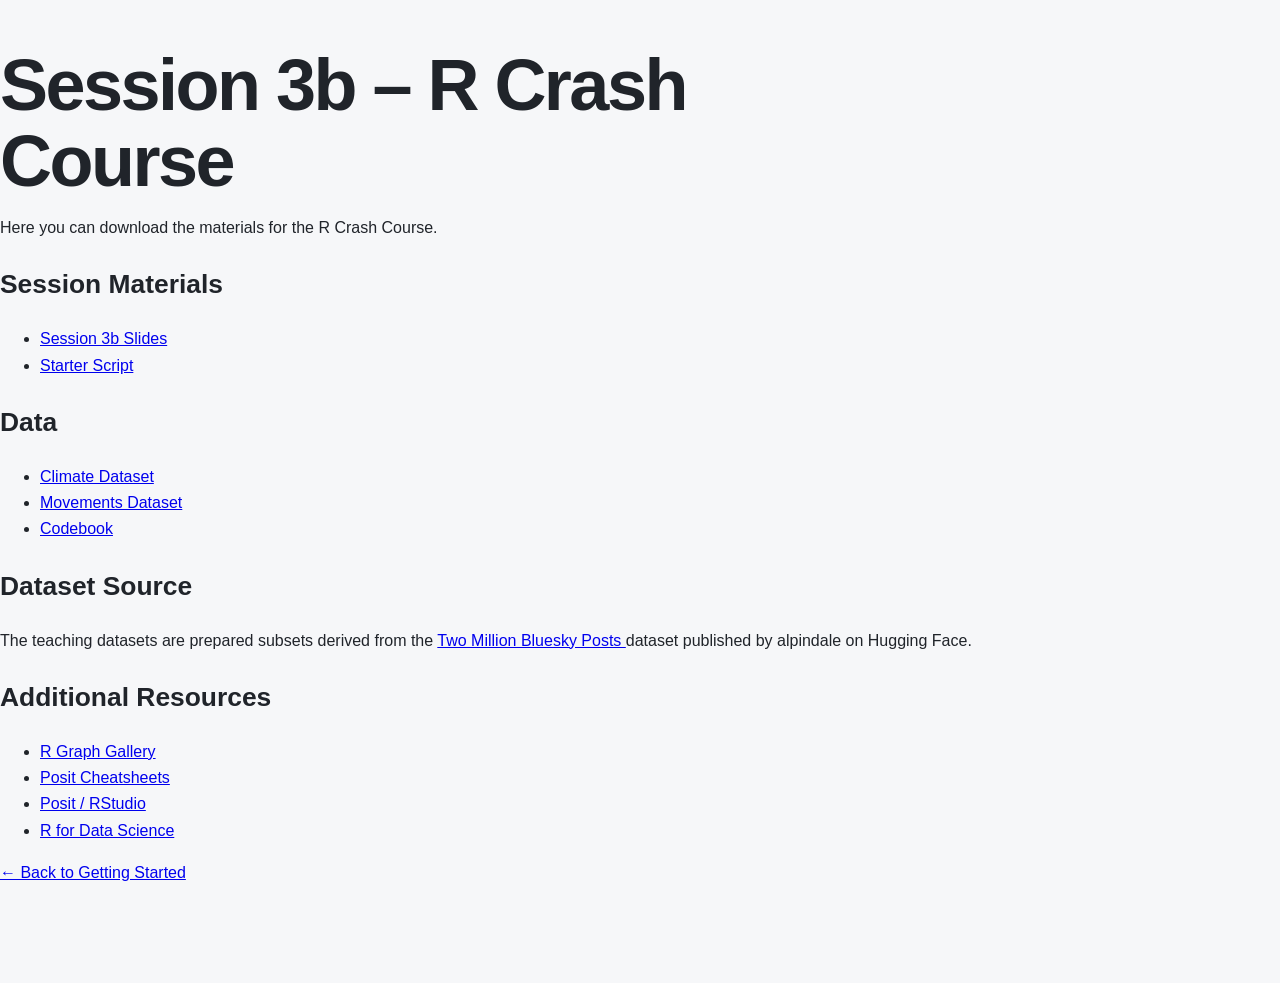
<file: session3b.html>
<!DOCTYPE html>
<html lang="en">
<head>
  <meta charset="UTF-8">
  <meta name="viewport" content="width=device-width, initial-scale=1.0">
  <title>Session 3b – R Crash Course</title>
  <link rel="stylesheet" href="styles.css">
</head>

<body>

  <main>

    <h1>Session 3b – R Crash Course</h1>

    <p>
      Here you can download the materials for the R Crash Course.
    </p>

    <h2>Session Materials</h2>

    <ul>
      <li>
        <a href="session3b/session_03b.pdf">Session 3b Slides</a>
      </li>
      <li>
        <a href="session3b/session3b_starter.R">Starter Script</a>
      </li>
    </ul>

    <h2>Data</h2>

    <ul>
      <li>
        <a href="session3b/bluesky_climate_sample.csv">Climate Dataset</a>
      </li>
      <li>
        <a href="session3b/bluesky_movements_sample.csv">Movements Dataset</a>
      </li>
      <li>
        <a href="session3b/codebook.md">Codebook</a>
      </li>
    </ul>

    <h2>Dataset Source</h2>

    <p>
      The teaching datasets are prepared subsets derived from the
      <a href="https://huggingface.co/datasets/alpindale/two-million-bluesky-posts">
        Two Million Bluesky Posts
      </a>
      dataset published by alpindale on Hugging Face.
    </p>

    <h2>Additional Resources</h2>

    <ul>
      <li>
        <a href="session3b/additional_resources/Holtz_R_Graph_Gallery.md">
          R Graph Gallery
        </a>
      </li>
      <li>
        <a href="session3b/additional_resources/Posit_Cheatsheets.md">
          Posit Cheatsheets
        </a>
      </li>
      <li>
        <a href="session3b/additional_resources/Posit_RStudio.md">
          Posit / RStudio
        </a>
      </li>
      <li>
        <a href="session3b/additional_resources/Wickham_Grolemund_2017_R_for_Data_Science.md">
          R for Data Science
        </a>
      </li>
    </ul>

    <p>
      <a href="index.html">← Back to Getting Started</a>
    </p>

  </main>

</body>
</html>
</file>
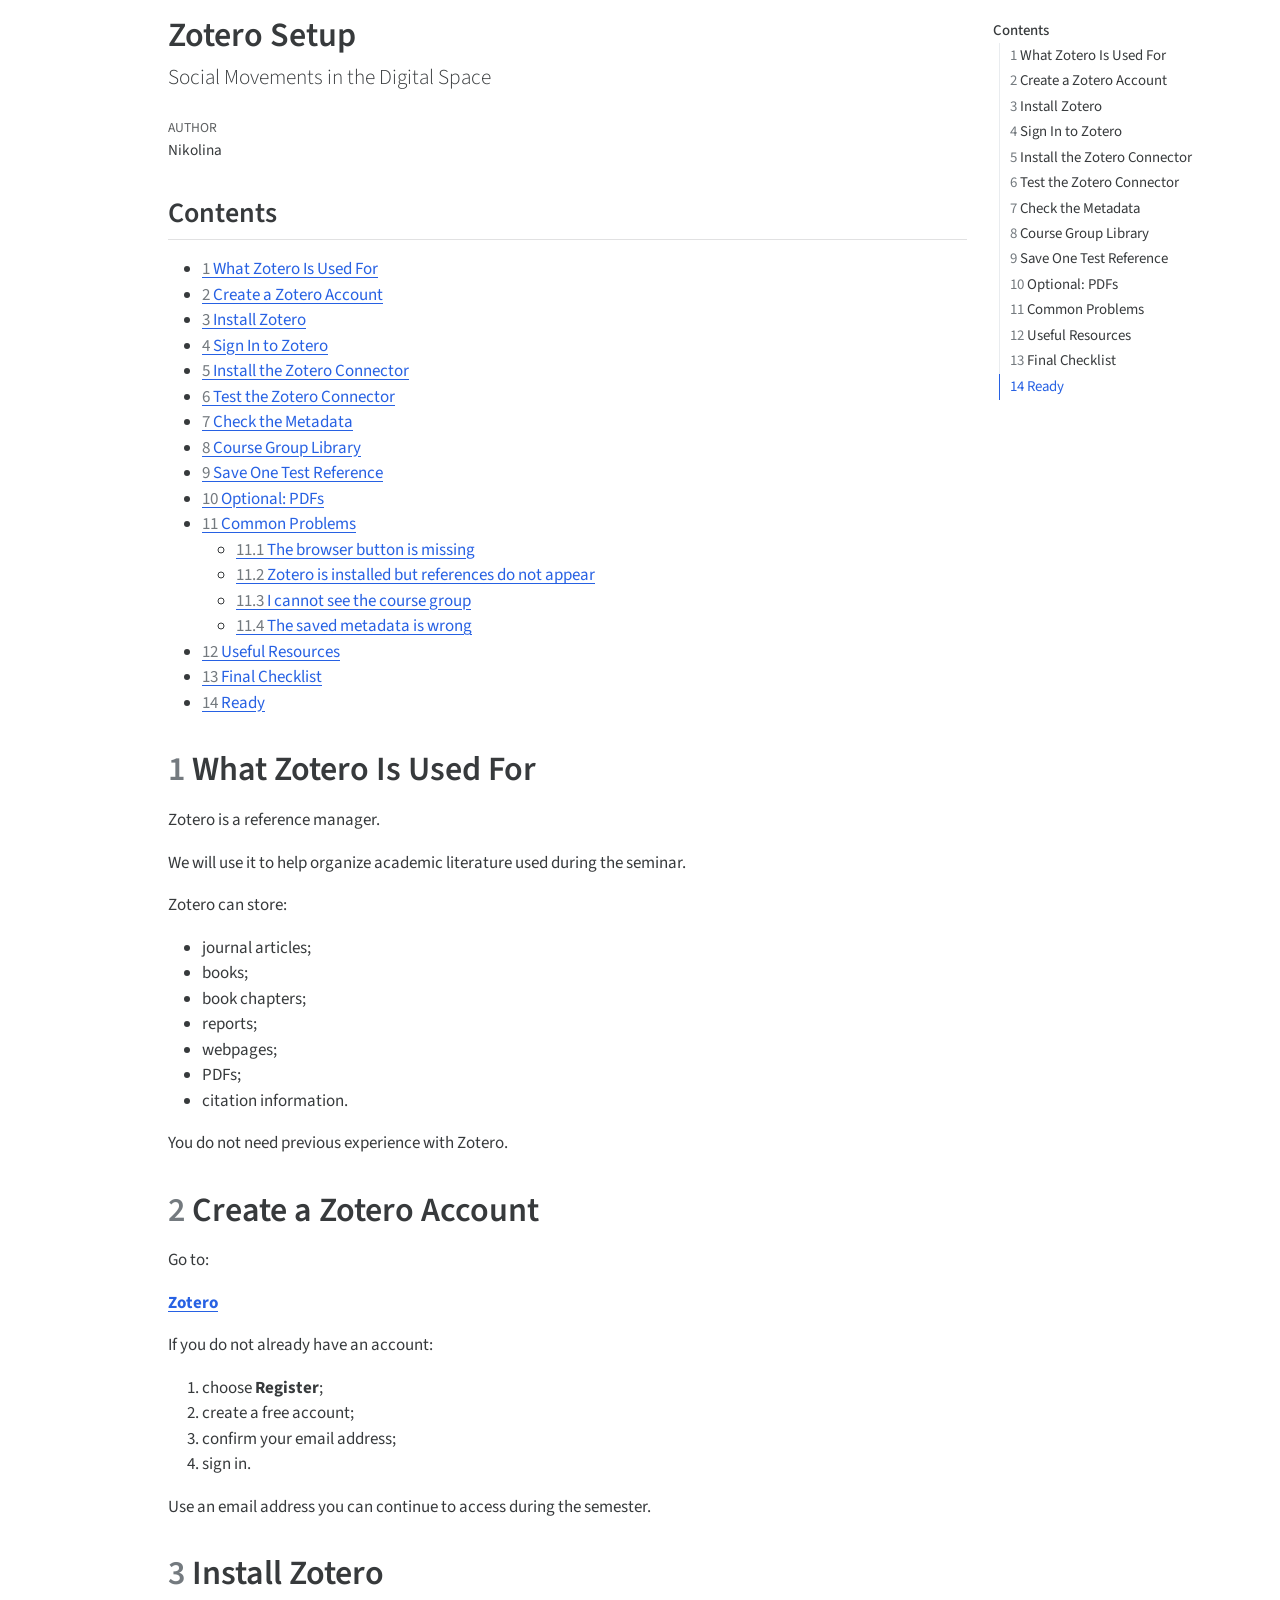
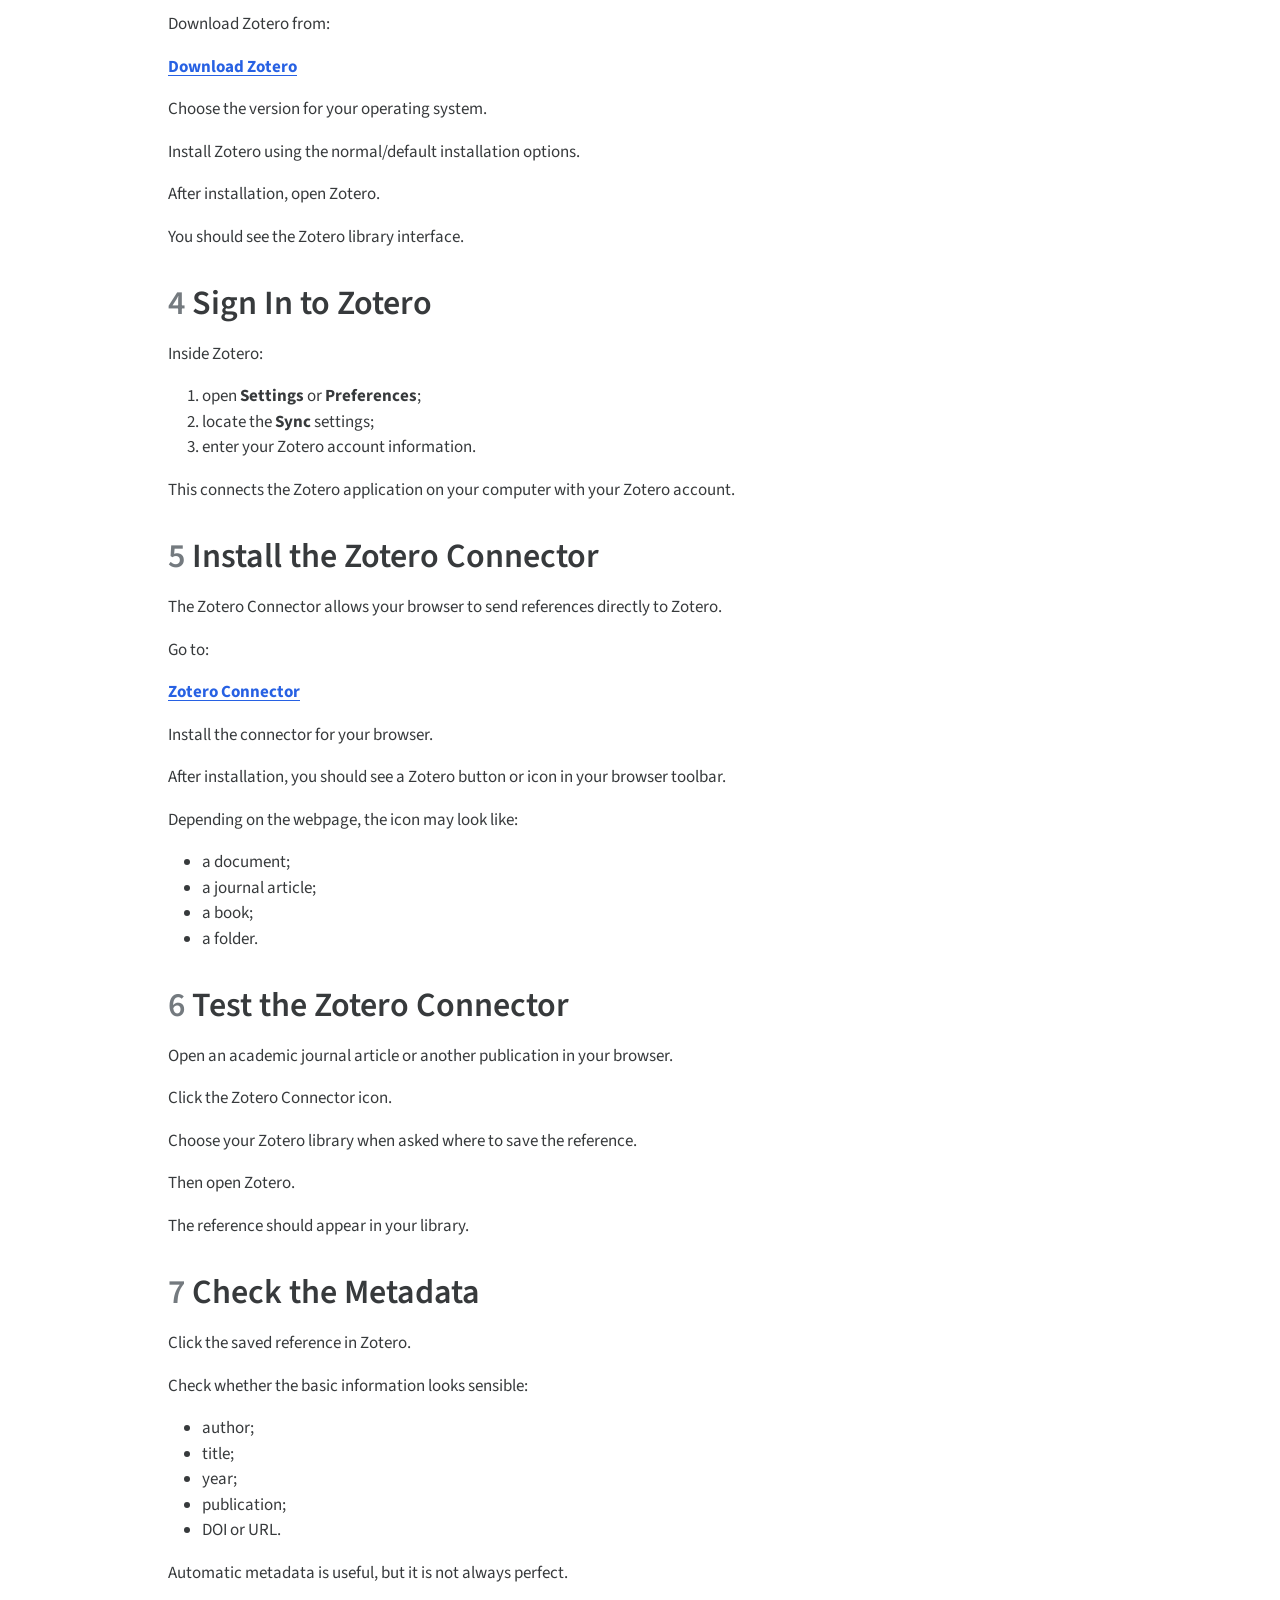
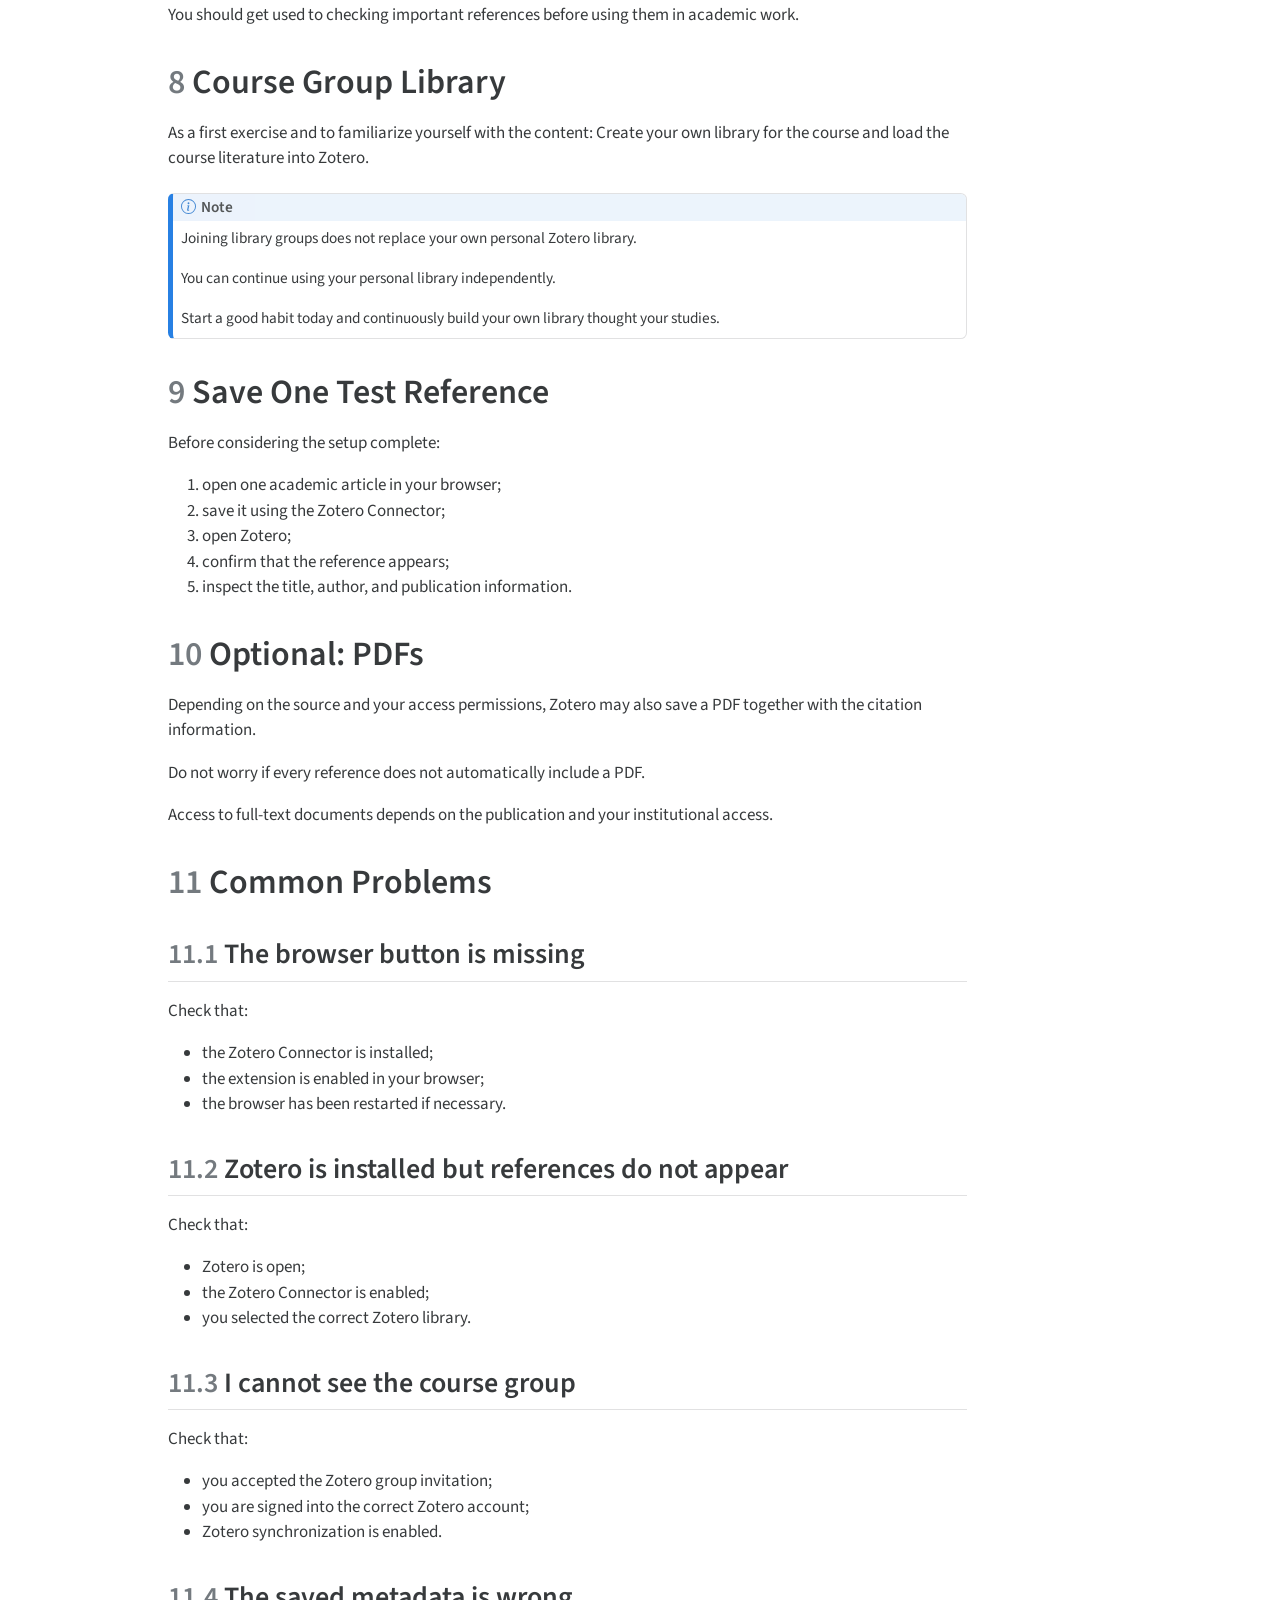
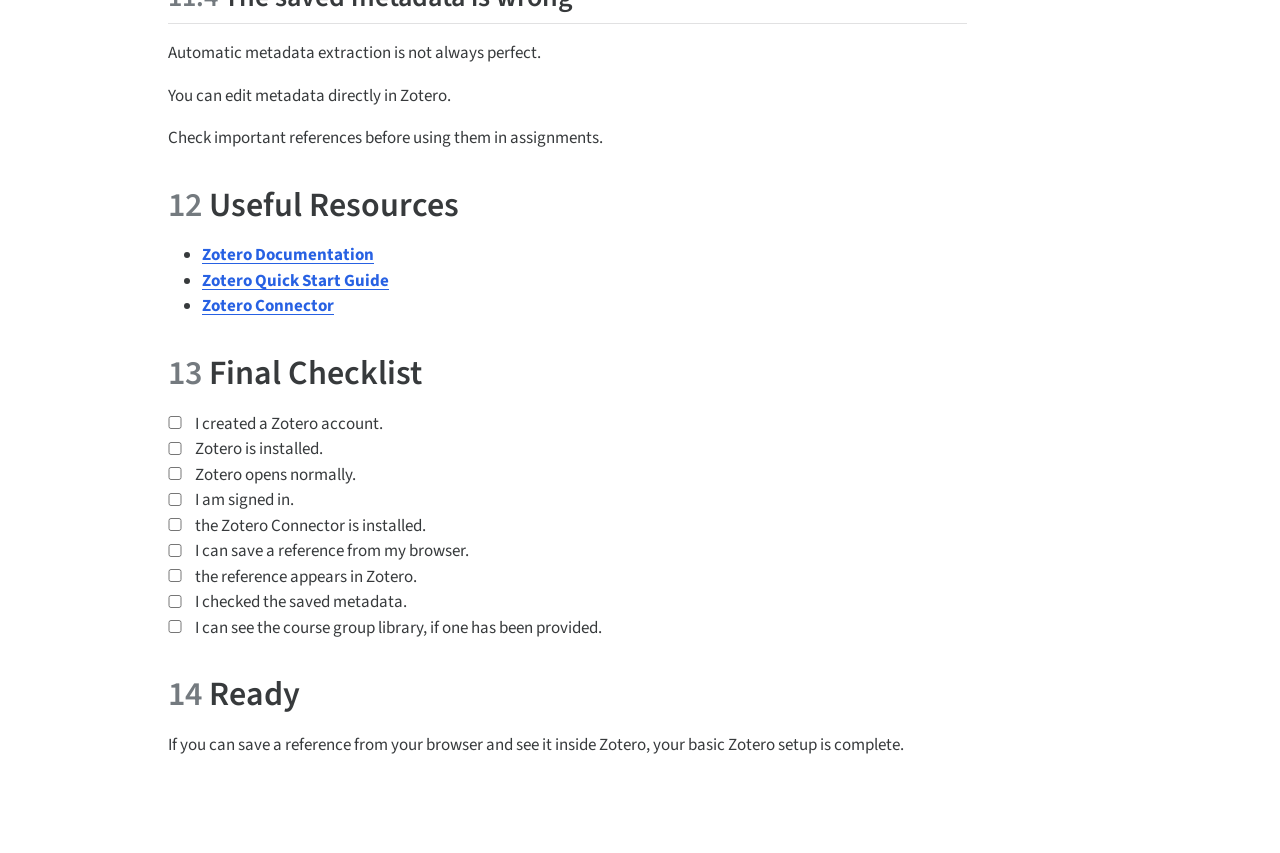
<file: zotero_setup.html>
<!DOCTYPE html>
<html xmlns="http://www.w3.org/1999/xhtml" lang="en" xml:lang="en"><head>

<meta charset="utf-8">
<meta name="generator" content="quarto-1.10.18">

<meta name="viewport" content="width=device-width, initial-scale=1.0, user-scalable=yes">

<meta name="author" content="Nikolina">

<title>Zotero Setup</title>
<style>
/* Default styles provided by pandoc.
** See https://pandoc.org/MANUAL.html#variables-for-html for config info.
*/
span.smallcaps{font-variant: small-caps;}
div.columns{display: flex; gap: 1.5em;}
div.column{flex: auto;}
@media screen {
div.columns{gap: min(4vw, 1.5em);}
div.column{overflow-x: auto;}
}
div.hanging-indent{margin-left: 1.5em; text-indent: -1.5em;}
ul.task-list{list-style: none;}
ul.task-list li input[type="checkbox"] {
  width: 0.8em;
  margin: 0 0.8em 0.2em -1em; /* quarto-specific, see https://github.com/quarto-dev/quarto-cli/issues/4556 */ 
  vertical-align: middle;
}
</style>


<script src="zotero_setup_files/libs/clipboard/clipboard.min.js"></script>
<script src="zotero_setup_files/libs/quarto-html/quarto.js" type="module"></script>
<script src="zotero_setup_files/libs/quarto-html/tabsets/tabsets.js" type="module"></script>
<script src="zotero_setup_files/libs/quarto-html/popper.min.js"></script>
<script src="zotero_setup_files/libs/quarto-html/tippy.umd.min.js"></script>
<script src="zotero_setup_files/libs/quarto-html/anchor.min.js"></script>
<link href="zotero_setup_files/libs/quarto-html/tippy.css" rel="stylesheet">
<link href="zotero_setup_files/libs/quarto-html/quarto-syntax-highlighting-64a204ab8560d761af7679ceaba22944.css" rel="stylesheet" id="quarto-text-highlighting-styles">
<script src="zotero_setup_files/libs/bootstrap/bootstrap.min.js"></script>
<link href="zotero_setup_files/libs/bootstrap/bootstrap-icons.css" rel="stylesheet">
<link href="zotero_setup_files/libs/bootstrap/bootstrap-ca54cbca69027f2e727ddaba63ec68f0.min.css" rel="stylesheet" append-hash="true" id="quarto-bootstrap" data-mode="light">
<style>html{ scroll-behavior: smooth; }</style>


</head>

<body class="quarto-light">

<div id="quarto-content" class="page-columns page-rows-contents page-layout-article">
<div id="quarto-margin-sidebar" class="sidebar margin-sidebar">
  <nav id="TOC" role="doc-toc" class="toc-active">
    <h2 id="toc-title">Contents</h2>
   
  <ul class="collapse">
  <li><a href="#what-zotero-is-used-for" id="toc-what-zotero-is-used-for" class="nav-link active" data-scroll-target="#what-zotero-is-used-for"><span class="header-section-number">1</span> What Zotero Is Used For</a></li>
  <li><a href="#create-a-zotero-account" id="toc-create-a-zotero-account" class="nav-link" data-scroll-target="#create-a-zotero-account"><span class="header-section-number">2</span> Create a Zotero Account</a></li>
  <li><a href="#install-zotero" id="toc-install-zotero" class="nav-link" data-scroll-target="#install-zotero"><span class="header-section-number">3</span> Install Zotero</a></li>
  <li><a href="#sign-in-to-zotero" id="toc-sign-in-to-zotero" class="nav-link" data-scroll-target="#sign-in-to-zotero"><span class="header-section-number">4</span> Sign In to Zotero</a></li>
  <li><a href="#install-the-zotero-connector" id="toc-install-the-zotero-connector" class="nav-link" data-scroll-target="#install-the-zotero-connector"><span class="header-section-number">5</span> Install the Zotero Connector</a></li>
  <li><a href="#test-the-zotero-connector" id="toc-test-the-zotero-connector" class="nav-link" data-scroll-target="#test-the-zotero-connector"><span class="header-section-number">6</span> Test the Zotero Connector</a></li>
  <li><a href="#check-the-metadata" id="toc-check-the-metadata" class="nav-link" data-scroll-target="#check-the-metadata"><span class="header-section-number">7</span> Check the Metadata</a></li>
  <li><a href="#course-group-library" id="toc-course-group-library" class="nav-link" data-scroll-target="#course-group-library"><span class="header-section-number">8</span> Course Group Library</a></li>
  <li><a href="#save-one-test-reference" id="toc-save-one-test-reference" class="nav-link" data-scroll-target="#save-one-test-reference"><span class="header-section-number">9</span> Save One Test Reference</a></li>
  <li><a href="#optional-pdfs" id="toc-optional-pdfs" class="nav-link" data-scroll-target="#optional-pdfs"><span class="header-section-number">10</span> Optional: PDFs</a></li>
  <li><a href="#common-problems" id="toc-common-problems" class="nav-link" data-scroll-target="#common-problems"><span class="header-section-number">11</span> Common Problems</a>
  <ul class="collapse">
  <li><a href="#the-browser-button-is-missing" id="toc-the-browser-button-is-missing" class="nav-link" data-scroll-target="#the-browser-button-is-missing"><span class="header-section-number">11.1</span> The browser button is missing</a></li>
  <li><a href="#zotero-is-installed-but-references-do-not-appear" id="toc-zotero-is-installed-but-references-do-not-appear" class="nav-link" data-scroll-target="#zotero-is-installed-but-references-do-not-appear"><span class="header-section-number">11.2</span> Zotero is installed but references do not appear</a></li>
  <li><a href="#i-cannot-see-the-course-group" id="toc-i-cannot-see-the-course-group" class="nav-link" data-scroll-target="#i-cannot-see-the-course-group"><span class="header-section-number">11.3</span> I cannot see the course group</a></li>
  <li><a href="#the-saved-metadata-is-wrong" id="toc-the-saved-metadata-is-wrong" class="nav-link" data-scroll-target="#the-saved-metadata-is-wrong"><span class="header-section-number">11.4</span> The saved metadata is wrong</a></li>
  </ul></li>
  <li><a href="#useful-resources" id="toc-useful-resources" class="nav-link" data-scroll-target="#useful-resources"><span class="header-section-number">12</span> Useful Resources</a></li>
  <li><a href="#final-checklist" id="toc-final-checklist" class="nav-link" data-scroll-target="#final-checklist"><span class="header-section-number">13</span> Final Checklist</a></li>
  <li><a href="#ready" id="toc-ready" class="nav-link" data-scroll-target="#ready"><span class="header-section-number">14</span> Ready</a></li>
  </ul>
</nav>
</div>
<main class="content" id="quarto-document-content">

<header id="title-block-header" class="quarto-title-block default">
<div class="quarto-title">
<h1 class="title">Zotero Setup</h1>
<p class="subtitle lead">Social Movements in the Digital Space</p>
</div>



<div class="quarto-title-meta">

    <div>
    <div class="quarto-title-meta-heading">Author</div>
    <div class="quarto-title-meta-contents">
             <p>Nikolina </p>
          </div>
  </div>
    
  
    
  </div>
  


</header>

<nav id="TOC-body" role="doc-toc">
    <h2 id="toc-title">Contents</h2>
   
  <ul>
  <li><a href="#what-zotero-is-used-for" id="toc-what-zotero-is-used-for"><span class="header-section-number">1</span> What Zotero Is Used For</a></li>
  <li><a href="#create-a-zotero-account" id="toc-create-a-zotero-account"><span class="header-section-number">2</span> Create a Zotero Account</a></li>
  <li><a href="#install-zotero" id="toc-install-zotero"><span class="header-section-number">3</span> Install Zotero</a></li>
  <li><a href="#sign-in-to-zotero" id="toc-sign-in-to-zotero"><span class="header-section-number">4</span> Sign In to Zotero</a></li>
  <li><a href="#install-the-zotero-connector" id="toc-install-the-zotero-connector"><span class="header-section-number">5</span> Install the Zotero Connector</a></li>
  <li><a href="#test-the-zotero-connector" id="toc-test-the-zotero-connector"><span class="header-section-number">6</span> Test the Zotero Connector</a></li>
  <li><a href="#check-the-metadata" id="toc-check-the-metadata"><span class="header-section-number">7</span> Check the Metadata</a></li>
  <li><a href="#course-group-library" id="toc-course-group-library"><span class="header-section-number">8</span> Course Group Library</a></li>
  <li><a href="#save-one-test-reference" id="toc-save-one-test-reference"><span class="header-section-number">9</span> Save One Test Reference</a></li>
  <li><a href="#optional-pdfs" id="toc-optional-pdfs"><span class="header-section-number">10</span> Optional: PDFs</a></li>
  <li><a href="#common-problems" id="toc-common-problems"><span class="header-section-number">11</span> Common Problems</a>
  <ul>
  <li><a href="#the-browser-button-is-missing" id="toc-the-browser-button-is-missing"><span class="header-section-number">11.1</span> The browser button is missing</a></li>
  <li><a href="#zotero-is-installed-but-references-do-not-appear" id="toc-zotero-is-installed-but-references-do-not-appear"><span class="header-section-number">11.2</span> Zotero is installed but references do not appear</a></li>
  <li><a href="#i-cannot-see-the-course-group" id="toc-i-cannot-see-the-course-group"><span class="header-section-number">11.3</span> I cannot see the course group</a></li>
  <li><a href="#the-saved-metadata-is-wrong" id="toc-the-saved-metadata-is-wrong"><span class="header-section-number">11.4</span> The saved metadata is wrong</a></li>
  </ul></li>
  <li><a href="#useful-resources" id="toc-useful-resources"><span class="header-section-number">12</span> Useful Resources</a></li>
  <li><a href="#final-checklist" id="toc-final-checklist"><span class="header-section-number">13</span> Final Checklist</a></li>
  <li><a href="#ready" id="toc-ready"><span class="header-section-number">14</span> Ready</a></li>
  </ul>
</nav>
<section id="what-zotero-is-used-for" class="level1" data-number="1">
<h1 data-number="1"><span class="header-section-number">1</span> What Zotero Is Used For</h1>
<p>Zotero is a reference manager.</p>
<p>We will use it to help organize academic literature used during the seminar.</p>
<p>Zotero can store:</p>
<ul>
<li>journal articles;</li>
<li>books;</li>
<li>book chapters;</li>
<li>reports;</li>
<li>webpages;</li>
<li>PDFs;</li>
<li>citation information.</li>
</ul>
<p>You do not need previous experience with Zotero.</p>
</section>
<section id="create-a-zotero-account" class="level1" data-number="2">
<h1 data-number="2"><span class="header-section-number">2</span> Create a Zotero Account</h1>
<p>Go to:</p>
<p><a href="https://www.zotero.org/"><strong>Zotero</strong></a></p>
<p>If you do not already have an account:</p>
<ol type="1">
<li>choose <strong>Register</strong>;</li>
<li>create a free account;</li>
<li>confirm your email address;</li>
<li>sign in.</li>
</ol>
<p>Use an email address you can continue to access during the semester.</p>
</section>
<section id="install-zotero" class="level1" data-number="3">
<h1 data-number="3"><span class="header-section-number">3</span> Install Zotero</h1>
<p>Download Zotero from:</p>
<p><a href="https://www.zotero.org/download/"><strong>Download Zotero</strong></a></p>
<p>Choose the version for your operating system.</p>
<p>Install Zotero using the normal/default installation options.</p>
<p>After installation, open Zotero.</p>
<p>You should see the Zotero library interface.</p>
</section>
<section id="sign-in-to-zotero" class="level1" data-number="4">
<h1 data-number="4"><span class="header-section-number">4</span> Sign In to Zotero</h1>
<p>Inside Zotero:</p>
<ol type="1">
<li>open <strong>Settings</strong> or <strong>Preferences</strong>;</li>
<li>locate the <strong>Sync</strong> settings;</li>
<li>enter your Zotero account information.</li>
</ol>
<p>This connects the Zotero application on your computer with your Zotero account.</p>
</section>
<section id="install-the-zotero-connector" class="level1" data-number="5">
<h1 data-number="5"><span class="header-section-number">5</span> Install the Zotero Connector</h1>
<p>The Zotero Connector allows your browser to send references directly to Zotero.</p>
<p>Go to:</p>
<p><a href="https://www.zotero.org/download/connectors"><strong>Zotero Connector</strong></a></p>
<p>Install the connector for your browser.</p>
<p>After installation, you should see a Zotero button or icon in your browser toolbar.</p>
<p>Depending on the webpage, the icon may look like:</p>
<ul>
<li>a document;</li>
<li>a journal article;</li>
<li>a book;</li>
<li>a folder.</li>
</ul>
</section>
<section id="test-the-zotero-connector" class="level1" data-number="6">
<h1 data-number="6"><span class="header-section-number">6</span> Test the Zotero Connector</h1>
<p>Open an academic journal article or another publication in your browser.</p>
<p>Click the Zotero Connector icon.</p>
<p>Choose your Zotero library when asked where to save the reference.</p>
<p>Then open Zotero.</p>
<p>The reference should appear in your library.</p>
</section>
<section id="check-the-metadata" class="level1" data-number="7">
<h1 data-number="7"><span class="header-section-number">7</span> Check the Metadata</h1>
<p>Click the saved reference in Zotero.</p>
<p>Check whether the basic information looks sensible:</p>
<ul>
<li>author;</li>
<li>title;</li>
<li>year;</li>
<li>publication;</li>
<li>DOI or URL.</li>
</ul>
<p>Automatic metadata is useful, but it is not always perfect.</p>
<p>You should get used to checking important references before using them in academic work.</p>
</section>
<section id="course-group-library" class="level1" data-number="8">
<h1 data-number="8"><span class="header-section-number">8</span> Course Group Library</h1>
<p>As a first exercise and to familiarize yourself with the content: Create your own library for the course and load the course literature into Zotero.</p>
<div class="callout callout-style-default callout-note callout-titled">
<div class="callout-header d-flex align-content-center">
<div class="callout-icon-container">
<i class="callout-icon"></i>
</div>
<div class="callout-title-container flex-fill">
Note
</div>
</div>
<div class="callout-body-container callout-body">
<p>Joining library groups does not replace your own personal Zotero library.</p>
<p>You can continue using your personal library independently.</p>
<p>Start a good habit today and continuously build your own library thought your studies.</p>
</div>
</div>
</section>
<section id="save-one-test-reference" class="level1" data-number="9">
<h1 data-number="9"><span class="header-section-number">9</span> Save One Test Reference</h1>
<p>Before considering the setup complete:</p>
<ol type="1">
<li>open one academic article in your browser;</li>
<li>save it using the Zotero Connector;</li>
<li>open Zotero;</li>
<li>confirm that the reference appears;</li>
<li>inspect the title, author, and publication information.</li>
</ol>
</section>
<section id="optional-pdfs" class="level1" data-number="10">
<h1 data-number="10"><span class="header-section-number">10</span> Optional: PDFs</h1>
<p>Depending on the source and your access permissions, Zotero may also save a PDF together with the citation information.</p>
<p>Do not worry if every reference does not automatically include a PDF.</p>
<p>Access to full-text documents depends on the publication and your institutional access.</p>
</section>
<section id="common-problems" class="level1" data-number="11">
<h1 data-number="11"><span class="header-section-number">11</span> Common Problems</h1>
<section id="the-browser-button-is-missing" class="level2" data-number="11.1">
<h2 data-number="11.1" class="anchored" data-anchor-id="the-browser-button-is-missing"><span class="header-section-number">11.1</span> The browser button is missing</h2>
<p>Check that:</p>
<ul>
<li>the Zotero Connector is installed;</li>
<li>the extension is enabled in your browser;</li>
<li>the browser has been restarted if necessary.</li>
</ul>
</section>
<section id="zotero-is-installed-but-references-do-not-appear" class="level2" data-number="11.2">
<h2 data-number="11.2" class="anchored" data-anchor-id="zotero-is-installed-but-references-do-not-appear"><span class="header-section-number">11.2</span> Zotero is installed but references do not appear</h2>
<p>Check that:</p>
<ul>
<li>Zotero is open;</li>
<li>the Zotero Connector is enabled;</li>
<li>you selected the correct Zotero library.</li>
</ul>
</section>
<section id="i-cannot-see-the-course-group" class="level2" data-number="11.3">
<h2 data-number="11.3" class="anchored" data-anchor-id="i-cannot-see-the-course-group"><span class="header-section-number">11.3</span> I cannot see the course group</h2>
<p>Check that:</p>
<ul>
<li>you accepted the Zotero group invitation;</li>
<li>you are signed into the correct Zotero account;</li>
<li>Zotero synchronization is enabled.</li>
</ul>
</section>
<section id="the-saved-metadata-is-wrong" class="level2" data-number="11.4">
<h2 data-number="11.4" class="anchored" data-anchor-id="the-saved-metadata-is-wrong"><span class="header-section-number">11.4</span> The saved metadata is wrong</h2>
<p>Automatic metadata extraction is not always perfect.</p>
<p>You can edit metadata directly in Zotero.</p>
<p>Check important references before using them in assignments.</p>
</section>
</section>
<section id="useful-resources" class="level1" data-number="12">
<h1 data-number="12"><span class="header-section-number">12</span> Useful Resources</h1>
<ul>
<li><a href="https://www.zotero.org/support/"><strong>Zotero Documentation</strong></a></li>
<li><a href="https://www.zotero.org/support/quick_start_guide"><strong>Zotero Quick Start Guide</strong></a></li>
<li><a href="https://www.zotero.org/support/connector"><strong>Zotero Connector</strong></a></li>
</ul>
</section>
<section id="final-checklist" class="level1" data-number="13">
<h1 data-number="13"><span class="header-section-number">13</span> Final Checklist</h1>
<ul class="task-list">
<li><label><input type="checkbox">I created a Zotero account.</label></li>
<li><label><input type="checkbox">Zotero is installed.</label></li>
<li><label><input type="checkbox">Zotero opens normally.</label></li>
<li><label><input type="checkbox">I am signed in.</label></li>
<li><label><input type="checkbox">the Zotero Connector is installed.</label></li>
<li><label><input type="checkbox">I can save a reference from my browser.</label></li>
<li><label><input type="checkbox">the reference appears in Zotero.</label></li>
<li><label><input type="checkbox">I checked the saved metadata.</label></li>
<li><label><input type="checkbox">I can see the course group library, if one has been provided.</label></li>
</ul>
</section>
<section id="ready" class="level1" data-number="14">
<h1 data-number="14"><span class="header-section-number">14</span> Ready</h1>
<p>If you can save a reference from your browser and see it inside Zotero, your basic Zotero setup is complete.</p>
</section>

</main>
<!-- /main column -->
<script id="quarto-html-after-body" type="application/javascript">
  window.document.addEventListener("DOMContentLoaded", function (event) {
    const icon = "";
    const anchorJS = new window.AnchorJS();
    anchorJS.options = {
      placement: 'right',
      icon: icon
    };
    anchorJS.add('.anchored');
    const isCodeAnnotation = (el) => {
      for (const clz of el.classList) {
        if (clz.startsWith('code-annotation-')) {                     
          return true;
        }
      }
      return false;
    }
    const onCopySuccess = function(e) {
      // button target
      const button = e.trigger;
      // don't keep focus
      button.blur();
      // flash "checked"
      button.classList.add('code-copy-button-checked');
      var currentTitle = button.getAttribute("title");
      button.setAttribute("title", "Copied!");
      let tooltip;
      if (window.bootstrap) {
        button.setAttribute("data-bs-toggle", "tooltip");
        button.setAttribute("data-bs-placement", "left");
        button.setAttribute("data-bs-title", "Copied!");
        tooltip = new bootstrap.Tooltip(button, 
          { trigger: "manual", 
            customClass: "code-copy-button-tooltip",
            offset: [0, -8]});
        tooltip.show();    
      }
      setTimeout(function() {
        if (tooltip) {
          tooltip.hide();
          button.removeAttribute("data-bs-title");
          button.removeAttribute("data-bs-toggle");
          button.removeAttribute("data-bs-placement");
        }
        button.setAttribute("title", currentTitle);
        button.classList.remove('code-copy-button-checked');
      }, 1000);
      // clear code selection
      e.clearSelection();
    }
    const getTextToCopy = function(trigger) {
      const outerScaffold = trigger.parentElement.cloneNode(true);
      const codeEl = outerScaffold.querySelector('code');
      for (const childEl of codeEl.children) {
        if (isCodeAnnotation(childEl)) {
          childEl.remove();
        }
      }
      return codeEl.innerText;
    }
    const clipboard = new window.ClipboardJS('.code-copy-button:not([data-in-quarto-modal])', {
      text: getTextToCopy
    });
    clipboard.on('success', onCopySuccess);
    if (window.document.getElementById('quarto-embedded-source-code-modal')) {
      const clipboardModal = new window.ClipboardJS('.code-copy-button[data-in-quarto-modal]', {
        text: getTextToCopy,
        container: window.document.getElementById('quarto-embedded-source-code-modal')
      });
      clipboardModal.on('success', onCopySuccess);
    }
      var localhostRegex = new RegExp(/^(?:http|https):\/\/localhost\:?[0-9]*\//);
      var mailtoRegex = new RegExp(/^mailto:/);
        var filterRegex = new RegExp('/' + window.location.host + '/');
      var isInternal = (href) => {
          return filterRegex.test(href) || localhostRegex.test(href) || mailtoRegex.test(href);
      }
      // Inspect non-navigation links and adorn them if external
     var links = window.document.querySelectorAll('a[href]:not(.nav-link):not(.navbar-brand):not(.toc-action):not(.sidebar-link):not(.sidebar-item-toggle):not(.pagination-link):not(.no-external):not([aria-hidden]):not(.dropdown-item):not(.quarto-navigation-tool):not(.about-link)');
      for (var i=0; i<links.length; i++) {
        const link = links[i];
        if (!isInternal(link.href)) {
          // undo the damage that might have been done by quarto-nav.js in the case of
          // links that we want to consider external
          if (link.dataset.originalHref !== undefined) {
            link.href = link.dataset.originalHref;
          }
        }
      }
    function tippyHover(el, contentFn, onTriggerFn, onUntriggerFn) {
      const config = {
        allowHTML: true,
        maxWidth: 500,
        delay: 100,
        arrow: false,
        appendTo: function(el) {
            return el.parentElement;
        },
        interactive: true,
        interactiveBorder: 10,
        theme: 'quarto',
        placement: 'bottom-start',
      };
      if (contentFn) {
        config.content = contentFn;
      }
      if (onTriggerFn) {
        config.onTrigger = onTriggerFn;
      }
      if (onUntriggerFn) {
        config.onUntrigger = onUntriggerFn;
      }
      window.tippy(el, config); 
    }
    const noterefs = window.document.querySelectorAll('a[role="doc-noteref"]');
    for (var i=0; i<noterefs.length; i++) {
      const ref = noterefs[i];
      tippyHover(ref, function() {
        // use id or data attribute instead here
        let href = ref.getAttribute('data-footnote-href') || ref.getAttribute('href');
        try { href = new URL(href).hash; } catch {}
        const id = href.replace(/^#\/?/, "");
        const note = window.document.getElementById(id);
        if (note) {
          return note.innerHTML;
        } else {
          return "";
        }
      });
    }
    const xrefs = window.document.querySelectorAll('a.quarto-xref');
    const processXRef = (id, note) => {
      // Strip column container classes
      const stripColumnClz = (el) => {
        el.classList.remove("page-full", "page-columns");
        if (el.children) {
          for (const child of el.children) {
            stripColumnClz(child);
          }
        }
      }
      stripColumnClz(note)
      if (id === null || id.startsWith('sec-')) {
        // Special case sections, only their first couple elements
        const container = document.createElement("div");
        if (note.children && note.children.length > 2) {
          container.appendChild(note.children[0].cloneNode(true));
          for (let i = 1; i < note.children.length; i++) {
            const child = note.children[i];
            if (child.tagName === "P" && child.innerText === "") {
              continue;
            } else {
              container.appendChild(child.cloneNode(true));
              break;
            }
          }
          if (window.Quarto?.typesetMath) {
            window.Quarto.typesetMath(container);
          }
          return container.innerHTML
        } else {
          if (window.Quarto?.typesetMath) {
            window.Quarto.typesetMath(note);
          }
          return note.innerHTML;
        }
      } else {
        // Remove any anchor links if they are present
        const anchorLink = note.querySelector('a.anchorjs-link');
        if (anchorLink) {
          anchorLink.remove();
        }
        if (window.Quarto?.typesetMath) {
          window.Quarto.typesetMath(note);
        }
        if (note.classList.contains("callout")) {
          return note.outerHTML;
        } else {
          return note.innerHTML;
        }
      }
    }
    for (var i=0; i<xrefs.length; i++) {
      const xref = xrefs[i];
      tippyHover(xref, undefined, function(instance) {
        instance.disable();
        let url = xref.getAttribute('href');
        let hash = undefined; 
        if (url.startsWith('#')) {
          hash = url;
        } else {
          try { hash = new URL(url).hash; } catch {}
        }
        if (hash) {
          const id = hash.replace(/^#\/?/, "");
          const note = window.document.getElementById(id);
          if (note !== null) {
            try {
              const html = processXRef(id, note.cloneNode(true));
              instance.setContent(html);
            } finally {
              instance.enable();
              instance.show();
            }
          } else {
            // See if we can fetch this
            fetch(url.split('#')[0])
            .then(res => res.text())
            .then(html => {
              const parser = new DOMParser();
              const htmlDoc = parser.parseFromString(html, "text/html");
              const note = htmlDoc.getElementById(id);
              if (note !== null) {
                const html = processXRef(id, note);
                instance.setContent(html);
              } 
            }).finally(() => {
              instance.enable();
              instance.show();
            });
          }
        } else {
          // See if we can fetch a full url (with no hash to target)
          // This is a special case and we should probably do some content thinning / targeting
          fetch(url)
          .then(res => res.text())
          .then(html => {
            const parser = new DOMParser();
            const htmlDoc = parser.parseFromString(html, "text/html");
            const note = htmlDoc.querySelector('main.content');
            if (note !== null) {
              // This should only happen for chapter cross references
              // (since there is no id in the URL)
              // remove the first header
              if (note.children.length > 0 && note.children[0].tagName === "HEADER") {
                note.children[0].remove();
              }
              const html = processXRef(null, note);
              instance.setContent(html);
            } 
          }).finally(() => {
            instance.enable();
            instance.show();
          });
        }
      }, function(instance) {
      });
    }
        let selectedAnnoteEl;
        const selectorForAnnotation = ( cell, annotation) => {
          let cellAttr = 'data-code-cell="' + cell + '"';
          let lineAttr = 'data-code-annotation="' +  annotation + '"';
          const selector = 'span[' + cellAttr + '][' + lineAttr + ']';
          return selector;
        }
        const selectCodeLines = (annoteEl) => {
          const doc = window.document;
          const targetCell = annoteEl.getAttribute("data-target-cell");
          const targetAnnotation = annoteEl.getAttribute("data-target-annotation");
          const annoteSpan = window.document.querySelector(selectorForAnnotation(targetCell, targetAnnotation));
          const lines = annoteSpan.getAttribute("data-code-lines").split(",");
          const lineIds = lines.map((line) => {
            return targetCell + "-" + line;
          })
          let top = null;
          let height = null;
          let parent = null;
          if (lineIds.length > 0) {
              //compute the position of the single el (top and bottom and make a div)
              const el = window.document.getElementById(lineIds[0]);
              top = el.offsetTop;
              height = el.offsetHeight;
              parent = el.parentElement.parentElement;
            if (lineIds.length > 1) {
              const lastEl = window.document.getElementById(lineIds[lineIds.length - 1]);
              const bottom = lastEl.offsetTop + lastEl.offsetHeight;
              height = bottom - top;
            }
            if (top !== null && height !== null && parent !== null) {
              // cook up a div (if necessary) and position it 
              let div = window.document.getElementById("code-annotation-line-highlight");
              if (div === null) {
                div = window.document.createElement("div");
                div.setAttribute("id", "code-annotation-line-highlight");
                div.style.position = 'absolute';
                parent.appendChild(div);
              }
              div.style.top = top - 2 + "px";
              div.style.height = height + 4 + "px";
              div.style.left = 0;
              let gutterDiv = window.document.getElementById("code-annotation-line-highlight-gutter");
              if (gutterDiv === null) {
                gutterDiv = window.document.createElement("div");
                gutterDiv.setAttribute("id", "code-annotation-line-highlight-gutter");
                gutterDiv.style.position = 'absolute';
                const codeCell = window.document.getElementById(targetCell);
                const gutter = codeCell.querySelector('.code-annotation-gutter');
                gutter.appendChild(gutterDiv);
              }
              gutterDiv.style.top = top - 2 + "px";
              gutterDiv.style.height = height + 4 + "px";
            }
            selectedAnnoteEl = annoteEl;
          }
        };
        const unselectCodeLines = () => {
          const elementsIds = ["code-annotation-line-highlight", "code-annotation-line-highlight-gutter"];
          elementsIds.forEach((elId) => {
            const div = window.document.getElementById(elId);
            if (div) {
              div.remove();
            }
          });
          selectedAnnoteEl = undefined;
        };
          // Handle positioning of the toggle
      window.addEventListener(
        "resize",
        throttle(() => {
          elRect = undefined;
          if (selectedAnnoteEl) {
            selectCodeLines(selectedAnnoteEl);
          }
        }, 10)
      );
      function throttle(fn, ms) {
      let throttle = false;
      let timer;
        return (...args) => {
          if(!throttle) { // first call gets through
              fn.apply(this, args);
              throttle = true;
          } else { // all the others get throttled
              if(timer) clearTimeout(timer); // cancel #2
              timer = setTimeout(() => {
                fn.apply(this, args);
                timer = throttle = false;
              }, ms);
          }
        };
      }
        // Attach click handler to the DT
        const annoteDls = window.document.querySelectorAll('dt[data-target-cell]');
        for (const annoteDlNode of annoteDls) {
          annoteDlNode.addEventListener('click', (event) => {
            const clickedEl = event.target;
            if (clickedEl !== selectedAnnoteEl) {
              unselectCodeLines();
              const activeEl = window.document.querySelector('dt[data-target-cell].code-annotation-active');
              if (activeEl) {
                activeEl.classList.remove('code-annotation-active');
              }
              selectCodeLines(clickedEl);
              clickedEl.classList.add('code-annotation-active');
            } else {
              // Unselect the line
              unselectCodeLines();
              clickedEl.classList.remove('code-annotation-active');
            }
          });
        }
    const findCites = (el) => {
      const parentEl = el.parentElement;
      if (parentEl) {
        const cites = parentEl.dataset.cites;
        if (cites) {
          return {
            el,
            cites: cites.split(' ')
          };
        } else {
          return findCites(el.parentElement)
        }
      } else {
        return undefined;
      }
    };
    var bibliorefs = window.document.querySelectorAll('a[role="doc-biblioref"]');
    for (var i=0; i<bibliorefs.length; i++) {
      const ref = bibliorefs[i];
      const citeInfo = findCites(ref);
      if (citeInfo) {
        tippyHover(citeInfo.el, function() {
          var popup = window.document.createElement('div');
          citeInfo.cites.forEach(function(cite) {
            var citeDiv = window.document.createElement('div');
            citeDiv.classList.add('hanging-indent');
            citeDiv.classList.add('csl-entry');
            var biblioDiv = window.document.getElementById('ref-' + cite);
            if (biblioDiv) {
              citeDiv.innerHTML = biblioDiv.innerHTML;
            }
            popup.appendChild(citeDiv);
          });
          return popup.innerHTML;
        });
      }
    }
  });
  </script>
</div> <!-- /content -->




<script src="zotero_setup_files/libs/quarto-html/zenscroll-min.js"></script>
</body></html>
</file>
<file: styles.css>
:root {
  --background: #f6f7f9;
  --surface: #ffffff;
  --text: #20242a;
  --muted: #626a73;
  --border: #dde1e6;
  --accent: #0065bd;
  --accent-dark: #004f95;
  --soft-accent: #edf5fb;
  --max-width: 1050px;
}

* {
  box-sizing: border-box;
}

body {
  margin: 0;
  background: var(--background);
  color: var(--text);
  font-family:
    -apple-system,
    BlinkMacSystemFont,
    "Segoe UI",
    Roboto,
    Helvetica,
    Arial,
    sans-serif;
  line-height: 1.65;
}

.container {
  width: min(90%, var(--max-width));
  margin: 0 auto;
}

.hero {
  background: var(--surface);
  border-bottom: 1px solid var(--border);
  padding: 5rem 0 4rem;
}

.eyebrow {
  margin: 0 0 0.5rem;
  color: var(--accent);
  font-weight: 700;
  letter-spacing: 0.08em;
  text-transform: uppercase;
  font-size: 0.85rem;
}

h1 {
  max-width: 850px;
  margin: 0;
  font-size: clamp(2.4rem, 6vw, 4.5rem);
  line-height: 1.05;
  letter-spacing: -0.035em;
}

.subtitle {
  margin: 1rem 0 0;
  font-size: 1.8rem;
  font-weight: 500;
  color: var(--accent);
}

.intro {
  max-width: 720px;
  margin: 1.5rem 0 0;
  color: var(--muted);
  font-size: 1.1rem;
}

main {
  padding: 3rem 0 5rem;
}

section {
  margin-bottom: 4rem;
}

h2 {
  margin-bottom: 1.2rem;
  font-size: 1.65rem;
}

.notice,
.check,
.help {
  background: var(--surface);
  border: 1px solid var(--border);
  border-radius: 14px;
  padding: 1.8rem 2rem;
}

.notice {
  border-left: 5px solid var(--accent);
}

.small {
  color: var(--muted);
  font-size: 0.92rem;
}

.cards {
  display: grid;
  grid-template-columns: repeat(3, 1fr);
  gap: 1.3rem;
}

.card {
  display: block;
  background: var(--surface);
  border: 1px solid var(--border);
  border-radius: 14px;
  padding: 1.7rem;
  color: var(--text);
  text-decoration: none;
  transition:
    transform 0.15s ease,
    box-shadow 0.15s ease,
    border-color 0.15s ease;
}

.card:hover {
  transform: translateY(-3px);
  border-color: var(--accent);
  box-shadow: 0 8px 24px rgba(0, 0, 0, 0.08);
}

.card .number {
  color: var(--accent);
  font-size: 0.82rem;
  font-weight: 700;
  letter-spacing: 0.08em;
}

.card h3 {
  margin: 0.65rem 0 0.7rem;
  font-size: 1.35rem;
}

.card p {
  color: var(--muted);
  min-height: 5rem;
}

.card span {
  color: var(--accent);
  font-weight: 600;
}

.card:hover span {
  color: var(--accent-dark);
}

footer {
  padding: 2rem 0;
  background: var(--surface);
  border-top: 1px solid var(--border);
  color: var(--muted);
  font-size: 0.9rem;
}

@media (max-width: 800px) {

  .hero {
    padding: 3.5rem 0 3rem;
  }

  .cards {
    grid-template-columns: 1fr;
  }

  .card p {
    min-height: auto;
  }

  .notice,
  .check,
  .help {
    padding: 1.4rem;
  }
}
</file>
<file: github_setup_files/libs/quarto-html/tippy.css>
.tippy-box[data-animation=fade][data-state=hidden]{opacity:0}[data-tippy-root]{max-width:calc(100vw - 10px)}.tippy-box{position:relative;background-color:#333;color:#fff;border-radius:4px;font-size:14px;line-height:1.4;white-space:normal;outline:0;transition-property:transform,visibility,opacity}.tippy-box[data-placement^=top]>.tippy-arrow{bottom:0}.tippy-box[data-placement^=top]>.tippy-arrow:before{bottom:-7px;left:0;border-width:8px 8px 0;border-top-color:initial;transform-origin:center top}.tippy-box[data-placement^=bottom]>.tippy-arrow{top:0}.tippy-box[data-placement^=bottom]>.tippy-arrow:before{top:-7px;left:0;border-width:0 8px 8px;border-bottom-color:initial;transform-origin:center bottom}.tippy-box[data-placement^=left]>.tippy-arrow{right:0}.tippy-box[data-placement^=left]>.tippy-arrow:before{border-width:8px 0 8px 8px;border-left-color:initial;right:-7px;transform-origin:center left}.tippy-box[data-placement^=right]>.tippy-arrow{left:0}.tippy-box[data-placement^=right]>.tippy-arrow:before{left:-7px;border-width:8px 8px 8px 0;border-right-color:initial;transform-origin:center right}.tippy-box[data-inertia][data-state=visible]{transition-timing-function:cubic-bezier(.54,1.5,.38,1.11)}.tippy-arrow{width:16px;height:16px;color:#333}.tippy-arrow:before{content:"";position:absolute;border-color:transparent;border-style:solid}.tippy-content{position:relative;padding:5px 9px;z-index:1}
</file>
<file: github_setup_files/libs/quarto-html/quarto-syntax-highlighting-64a204ab8560d761af7679ceaba22944.css>
/* quarto syntax highlight colors */
:root {
  --quarto-hl-ot-color: #003B4F;
  --quarto-hl-at-color: #657422;
  --quarto-hl-ss-color: #20794D;
  --quarto-hl-an-color: #5E5E5E;
  --quarto-hl-fu-color: #4758AB;
  --quarto-hl-st-color: #20794D;
  --quarto-hl-cf-color: #003B4F;
  --quarto-hl-op-color: #5E5E5E;
  --quarto-hl-er-color: #AD0000;
  --quarto-hl-bn-color: #AD0000;
  --quarto-hl-al-color: #AD0000;
  --quarto-hl-va-color: #111111;
  --quarto-hl-bu-color: inherit;
  --quarto-hl-ex-color: inherit;
  --quarto-hl-pp-color: #AD0000;
  --quarto-hl-in-color: #5E5E5E;
  --quarto-hl-vs-color: #20794D;
  --quarto-hl-wa-color: #5E5E5E;
  --quarto-hl-do-color: #5E5E5E;
  --quarto-hl-im-color: #00769E;
  --quarto-hl-ch-color: #20794D;
  --quarto-hl-dt-color: #AD0000;
  --quarto-hl-fl-color: #AD0000;
  --quarto-hl-co-color: #5E5E5E;
  --quarto-hl-cv-color: #5E5E5E;
  --quarto-hl-cn-color: #8f5902;
  --quarto-hl-sc-color: #5E5E5E;
  --quarto-hl-dv-color: #AD0000;
  --quarto-hl-kw-color: #003B4F;
}

/* other quarto variables */
:root {
  --quarto-font-monospace: SFMono-Regular, Menlo, Monaco, Consolas, "Liberation Mono", "Courier New", monospace;
}

/* syntax highlight based on Pandoc's rules */
pre > code.sourceCode > span {
  color: #003B4F;
}

code.sourceCode > span {
  color: #003B4F;
}

div.sourceCode,
div.sourceCode pre.sourceCode {
  color: #003B4F;
}

/* Normal */
code span {
  color: #003B4F;
}

/* Alert */
code span.al {
  color: #AD0000;
  font-style: inherit;
}

/* Annotation */
code span.an {
  color: #5E5E5E;
  font-style: inherit;
}

/* Attribute */
code span.at {
  color: #657422;
  font-style: inherit;
}

/* BaseN */
code span.bn {
  color: #AD0000;
  font-style: inherit;
}

/* BuiltIn */
code span.bu {
  font-style: inherit;
}

/* ControlFlow */
code span.cf {
  color: #003B4F;
  font-weight: bold;
  font-style: inherit;
}

/* Char */
code span.ch {
  color: #20794D;
  font-style: inherit;
}

/* Constant */
code span.cn {
  color: #8f5902;
  font-style: inherit;
}

/* Comment */
code span.co {
  color: #5E5E5E;
  font-style: inherit;
}

/* CommentVar */
code span.cv {
  color: #5E5E5E;
  font-style: italic;
}

/* Documentation */
code span.do {
  color: #5E5E5E;
  font-style: italic;
}

/* DataType */
code span.dt {
  color: #AD0000;
  font-style: inherit;
}

/* DecVal */
code span.dv {
  color: #AD0000;
  font-style: inherit;
}

/* Error */
code span.er {
  color: #AD0000;
  font-style: inherit;
}

/* Extension */
code span.ex {
  font-style: inherit;
}

/* Float */
code span.fl {
  color: #AD0000;
  font-style: inherit;
}

/* Function */
code span.fu {
  color: #4758AB;
  font-style: inherit;
}

/* Import */
code span.im {
  color: #00769E;
  font-style: inherit;
}

/* Information */
code span.in {
  color: #5E5E5E;
  font-style: inherit;
}

/* Keyword */
code span.kw {
  color: #003B4F;
  font-weight: bold;
  font-style: inherit;
}

/* Operator */
code span.op {
  color: #5E5E5E;
  font-style: inherit;
}

/* Other */
code span.ot {
  color: #003B4F;
  font-style: inherit;
}

/* Preprocessor */
code span.pp {
  color: #AD0000;
  font-style: inherit;
}

/* SpecialChar */
code span.sc {
  color: #5E5E5E;
  font-style: inherit;
}

/* SpecialString */
code span.ss {
  color: #20794D;
  font-style: inherit;
}

/* String */
code span.st {
  color: #20794D;
  font-style: inherit;
}

/* Variable */
code span.va {
  color: #111111;
  font-style: inherit;
}

/* VerbatimString */
code span.vs {
  color: #20794D;
  font-style: inherit;
}

/* Warning */
code span.wa {
  color: #5E5E5E;
  font-style: italic;
}

.prevent-inlining {
  content: "</";
}

/*# sourceMappingURL=9d8d5bb603a83b8298b89080a598c93b.css.map */
</file>
<file: r_setup_files/libs/quarto-html/tippy.css>
.tippy-box[data-animation=fade][data-state=hidden]{opacity:0}[data-tippy-root]{max-width:calc(100vw - 10px)}.tippy-box{position:relative;background-color:#333;color:#fff;border-radius:4px;font-size:14px;line-height:1.4;white-space:normal;outline:0;transition-property:transform,visibility,opacity}.tippy-box[data-placement^=top]>.tippy-arrow{bottom:0}.tippy-box[data-placement^=top]>.tippy-arrow:before{bottom:-7px;left:0;border-width:8px 8px 0;border-top-color:initial;transform-origin:center top}.tippy-box[data-placement^=bottom]>.tippy-arrow{top:0}.tippy-box[data-placement^=bottom]>.tippy-arrow:before{top:-7px;left:0;border-width:0 8px 8px;border-bottom-color:initial;transform-origin:center bottom}.tippy-box[data-placement^=left]>.tippy-arrow{right:0}.tippy-box[data-placement^=left]>.tippy-arrow:before{border-width:8px 0 8px 8px;border-left-color:initial;right:-7px;transform-origin:center left}.tippy-box[data-placement^=right]>.tippy-arrow{left:0}.tippy-box[data-placement^=right]>.tippy-arrow:before{left:-7px;border-width:8px 8px 8px 0;border-right-color:initial;transform-origin:center right}.tippy-box[data-inertia][data-state=visible]{transition-timing-function:cubic-bezier(.54,1.5,.38,1.11)}.tippy-arrow{width:16px;height:16px;color:#333}.tippy-arrow:before{content:"";position:absolute;border-color:transparent;border-style:solid}.tippy-content{position:relative;padding:5px 9px;z-index:1}
</file>
<file: r_setup_files/libs/quarto-html/quarto-syntax-highlighting-64a204ab8560d761af7679ceaba22944.css>
/* quarto syntax highlight colors */
:root {
  --quarto-hl-ot-color: #003B4F;
  --quarto-hl-at-color: #657422;
  --quarto-hl-ss-color: #20794D;
  --quarto-hl-an-color: #5E5E5E;
  --quarto-hl-fu-color: #4758AB;
  --quarto-hl-st-color: #20794D;
  --quarto-hl-cf-color: #003B4F;
  --quarto-hl-op-color: #5E5E5E;
  --quarto-hl-er-color: #AD0000;
  --quarto-hl-bn-color: #AD0000;
  --quarto-hl-al-color: #AD0000;
  --quarto-hl-va-color: #111111;
  --quarto-hl-bu-color: inherit;
  --quarto-hl-ex-color: inherit;
  --quarto-hl-pp-color: #AD0000;
  --quarto-hl-in-color: #5E5E5E;
  --quarto-hl-vs-color: #20794D;
  --quarto-hl-wa-color: #5E5E5E;
  --quarto-hl-do-color: #5E5E5E;
  --quarto-hl-im-color: #00769E;
  --quarto-hl-ch-color: #20794D;
  --quarto-hl-dt-color: #AD0000;
  --quarto-hl-fl-color: #AD0000;
  --quarto-hl-co-color: #5E5E5E;
  --quarto-hl-cv-color: #5E5E5E;
  --quarto-hl-cn-color: #8f5902;
  --quarto-hl-sc-color: #5E5E5E;
  --quarto-hl-dv-color: #AD0000;
  --quarto-hl-kw-color: #003B4F;
}

/* other quarto variables */
:root {
  --quarto-font-monospace: SFMono-Regular, Menlo, Monaco, Consolas, "Liberation Mono", "Courier New", monospace;
}

/* syntax highlight based on Pandoc's rules */
pre > code.sourceCode > span {
  color: #003B4F;
}

code.sourceCode > span {
  color: #003B4F;
}

div.sourceCode,
div.sourceCode pre.sourceCode {
  color: #003B4F;
}

/* Normal */
code span {
  color: #003B4F;
}

/* Alert */
code span.al {
  color: #AD0000;
  font-style: inherit;
}

/* Annotation */
code span.an {
  color: #5E5E5E;
  font-style: inherit;
}

/* Attribute */
code span.at {
  color: #657422;
  font-style: inherit;
}

/* BaseN */
code span.bn {
  color: #AD0000;
  font-style: inherit;
}

/* BuiltIn */
code span.bu {
  font-style: inherit;
}

/* ControlFlow */
code span.cf {
  color: #003B4F;
  font-weight: bold;
  font-style: inherit;
}

/* Char */
code span.ch {
  color: #20794D;
  font-style: inherit;
}

/* Constant */
code span.cn {
  color: #8f5902;
  font-style: inherit;
}

/* Comment */
code span.co {
  color: #5E5E5E;
  font-style: inherit;
}

/* CommentVar */
code span.cv {
  color: #5E5E5E;
  font-style: italic;
}

/* Documentation */
code span.do {
  color: #5E5E5E;
  font-style: italic;
}

/* DataType */
code span.dt {
  color: #AD0000;
  font-style: inherit;
}

/* DecVal */
code span.dv {
  color: #AD0000;
  font-style: inherit;
}

/* Error */
code span.er {
  color: #AD0000;
  font-style: inherit;
}

/* Extension */
code span.ex {
  font-style: inherit;
}

/* Float */
code span.fl {
  color: #AD0000;
  font-style: inherit;
}

/* Function */
code span.fu {
  color: #4758AB;
  font-style: inherit;
}

/* Import */
code span.im {
  color: #00769E;
  font-style: inherit;
}

/* Information */
code span.in {
  color: #5E5E5E;
  font-style: inherit;
}

/* Keyword */
code span.kw {
  color: #003B4F;
  font-weight: bold;
  font-style: inherit;
}

/* Operator */
code span.op {
  color: #5E5E5E;
  font-style: inherit;
}

/* Other */
code span.ot {
  color: #003B4F;
  font-style: inherit;
}

/* Preprocessor */
code span.pp {
  color: #AD0000;
  font-style: inherit;
}

/* SpecialChar */
code span.sc {
  color: #5E5E5E;
  font-style: inherit;
}

/* SpecialString */
code span.ss {
  color: #20794D;
  font-style: inherit;
}

/* String */
code span.st {
  color: #20794D;
  font-style: inherit;
}

/* Variable */
code span.va {
  color: #111111;
  font-style: inherit;
}

/* VerbatimString */
code span.vs {
  color: #20794D;
  font-style: inherit;
}

/* Warning */
code span.wa {
  color: #5E5E5E;
  font-style: italic;
}

.prevent-inlining {
  content: "</";
}

/*# sourceMappingURL=9d8d5bb603a83b8298b89080a598c93b.css.map */
</file>
<file: zotero_setup_files/libs/quarto-html/tippy.css>
.tippy-box[data-animation=fade][data-state=hidden]{opacity:0}[data-tippy-root]{max-width:calc(100vw - 10px)}.tippy-box{position:relative;background-color:#333;color:#fff;border-radius:4px;font-size:14px;line-height:1.4;white-space:normal;outline:0;transition-property:transform,visibility,opacity}.tippy-box[data-placement^=top]>.tippy-arrow{bottom:0}.tippy-box[data-placement^=top]>.tippy-arrow:before{bottom:-7px;left:0;border-width:8px 8px 0;border-top-color:initial;transform-origin:center top}.tippy-box[data-placement^=bottom]>.tippy-arrow{top:0}.tippy-box[data-placement^=bottom]>.tippy-arrow:before{top:-7px;left:0;border-width:0 8px 8px;border-bottom-color:initial;transform-origin:center bottom}.tippy-box[data-placement^=left]>.tippy-arrow{right:0}.tippy-box[data-placement^=left]>.tippy-arrow:before{border-width:8px 0 8px 8px;border-left-color:initial;right:-7px;transform-origin:center left}.tippy-box[data-placement^=right]>.tippy-arrow{left:0}.tippy-box[data-placement^=right]>.tippy-arrow:before{left:-7px;border-width:8px 8px 8px 0;border-right-color:initial;transform-origin:center right}.tippy-box[data-inertia][data-state=visible]{transition-timing-function:cubic-bezier(.54,1.5,.38,1.11)}.tippy-arrow{width:16px;height:16px;color:#333}.tippy-arrow:before{content:"";position:absolute;border-color:transparent;border-style:solid}.tippy-content{position:relative;padding:5px 9px;z-index:1}
</file>
<file: zotero_setup_files/libs/quarto-html/quarto-syntax-highlighting-64a204ab8560d761af7679ceaba22944.css>
/* quarto syntax highlight colors */
:root {
  --quarto-hl-ot-color: #003B4F;
  --quarto-hl-at-color: #657422;
  --quarto-hl-ss-color: #20794D;
  --quarto-hl-an-color: #5E5E5E;
  --quarto-hl-fu-color: #4758AB;
  --quarto-hl-st-color: #20794D;
  --quarto-hl-cf-color: #003B4F;
  --quarto-hl-op-color: #5E5E5E;
  --quarto-hl-er-color: #AD0000;
  --quarto-hl-bn-color: #AD0000;
  --quarto-hl-al-color: #AD0000;
  --quarto-hl-va-color: #111111;
  --quarto-hl-bu-color: inherit;
  --quarto-hl-ex-color: inherit;
  --quarto-hl-pp-color: #AD0000;
  --quarto-hl-in-color: #5E5E5E;
  --quarto-hl-vs-color: #20794D;
  --quarto-hl-wa-color: #5E5E5E;
  --quarto-hl-do-color: #5E5E5E;
  --quarto-hl-im-color: #00769E;
  --quarto-hl-ch-color: #20794D;
  --quarto-hl-dt-color: #AD0000;
  --quarto-hl-fl-color: #AD0000;
  --quarto-hl-co-color: #5E5E5E;
  --quarto-hl-cv-color: #5E5E5E;
  --quarto-hl-cn-color: #8f5902;
  --quarto-hl-sc-color: #5E5E5E;
  --quarto-hl-dv-color: #AD0000;
  --quarto-hl-kw-color: #003B4F;
}

/* other quarto variables */
:root {
  --quarto-font-monospace: SFMono-Regular, Menlo, Monaco, Consolas, "Liberation Mono", "Courier New", monospace;
}

/* syntax highlight based on Pandoc's rules */
pre > code.sourceCode > span {
  color: #003B4F;
}

code.sourceCode > span {
  color: #003B4F;
}

div.sourceCode,
div.sourceCode pre.sourceCode {
  color: #003B4F;
}

/* Normal */
code span {
  color: #003B4F;
}

/* Alert */
code span.al {
  color: #AD0000;
  font-style: inherit;
}

/* Annotation */
code span.an {
  color: #5E5E5E;
  font-style: inherit;
}

/* Attribute */
code span.at {
  color: #657422;
  font-style: inherit;
}

/* BaseN */
code span.bn {
  color: #AD0000;
  font-style: inherit;
}

/* BuiltIn */
code span.bu {
  font-style: inherit;
}

/* ControlFlow */
code span.cf {
  color: #003B4F;
  font-weight: bold;
  font-style: inherit;
}

/* Char */
code span.ch {
  color: #20794D;
  font-style: inherit;
}

/* Constant */
code span.cn {
  color: #8f5902;
  font-style: inherit;
}

/* Comment */
code span.co {
  color: #5E5E5E;
  font-style: inherit;
}

/* CommentVar */
code span.cv {
  color: #5E5E5E;
  font-style: italic;
}

/* Documentation */
code span.do {
  color: #5E5E5E;
  font-style: italic;
}

/* DataType */
code span.dt {
  color: #AD0000;
  font-style: inherit;
}

/* DecVal */
code span.dv {
  color: #AD0000;
  font-style: inherit;
}

/* Error */
code span.er {
  color: #AD0000;
  font-style: inherit;
}

/* Extension */
code span.ex {
  font-style: inherit;
}

/* Float */
code span.fl {
  color: #AD0000;
  font-style: inherit;
}

/* Function */
code span.fu {
  color: #4758AB;
  font-style: inherit;
}

/* Import */
code span.im {
  color: #00769E;
  font-style: inherit;
}

/* Information */
code span.in {
  color: #5E5E5E;
  font-style: inherit;
}

/* Keyword */
code span.kw {
  color: #003B4F;
  font-weight: bold;
  font-style: inherit;
}

/* Operator */
code span.op {
  color: #5E5E5E;
  font-style: inherit;
}

/* Other */
code span.ot {
  color: #003B4F;
  font-style: inherit;
}

/* Preprocessor */
code span.pp {
  color: #AD0000;
  font-style: inherit;
}

/* SpecialChar */
code span.sc {
  color: #5E5E5E;
  font-style: inherit;
}

/* SpecialString */
code span.ss {
  color: #20794D;
  font-style: inherit;
}

/* String */
code span.st {
  color: #20794D;
  font-style: inherit;
}

/* Variable */
code span.va {
  color: #111111;
  font-style: inherit;
}

/* VerbatimString */
code span.vs {
  color: #20794D;
  font-style: inherit;
}

/* Warning */
code span.wa {
  color: #5E5E5E;
  font-style: italic;
}

.prevent-inlining {
  content: "</";
}

/*# sourceMappingURL=9d8d5bb603a83b8298b89080a598c93b.css.map */
</file>
